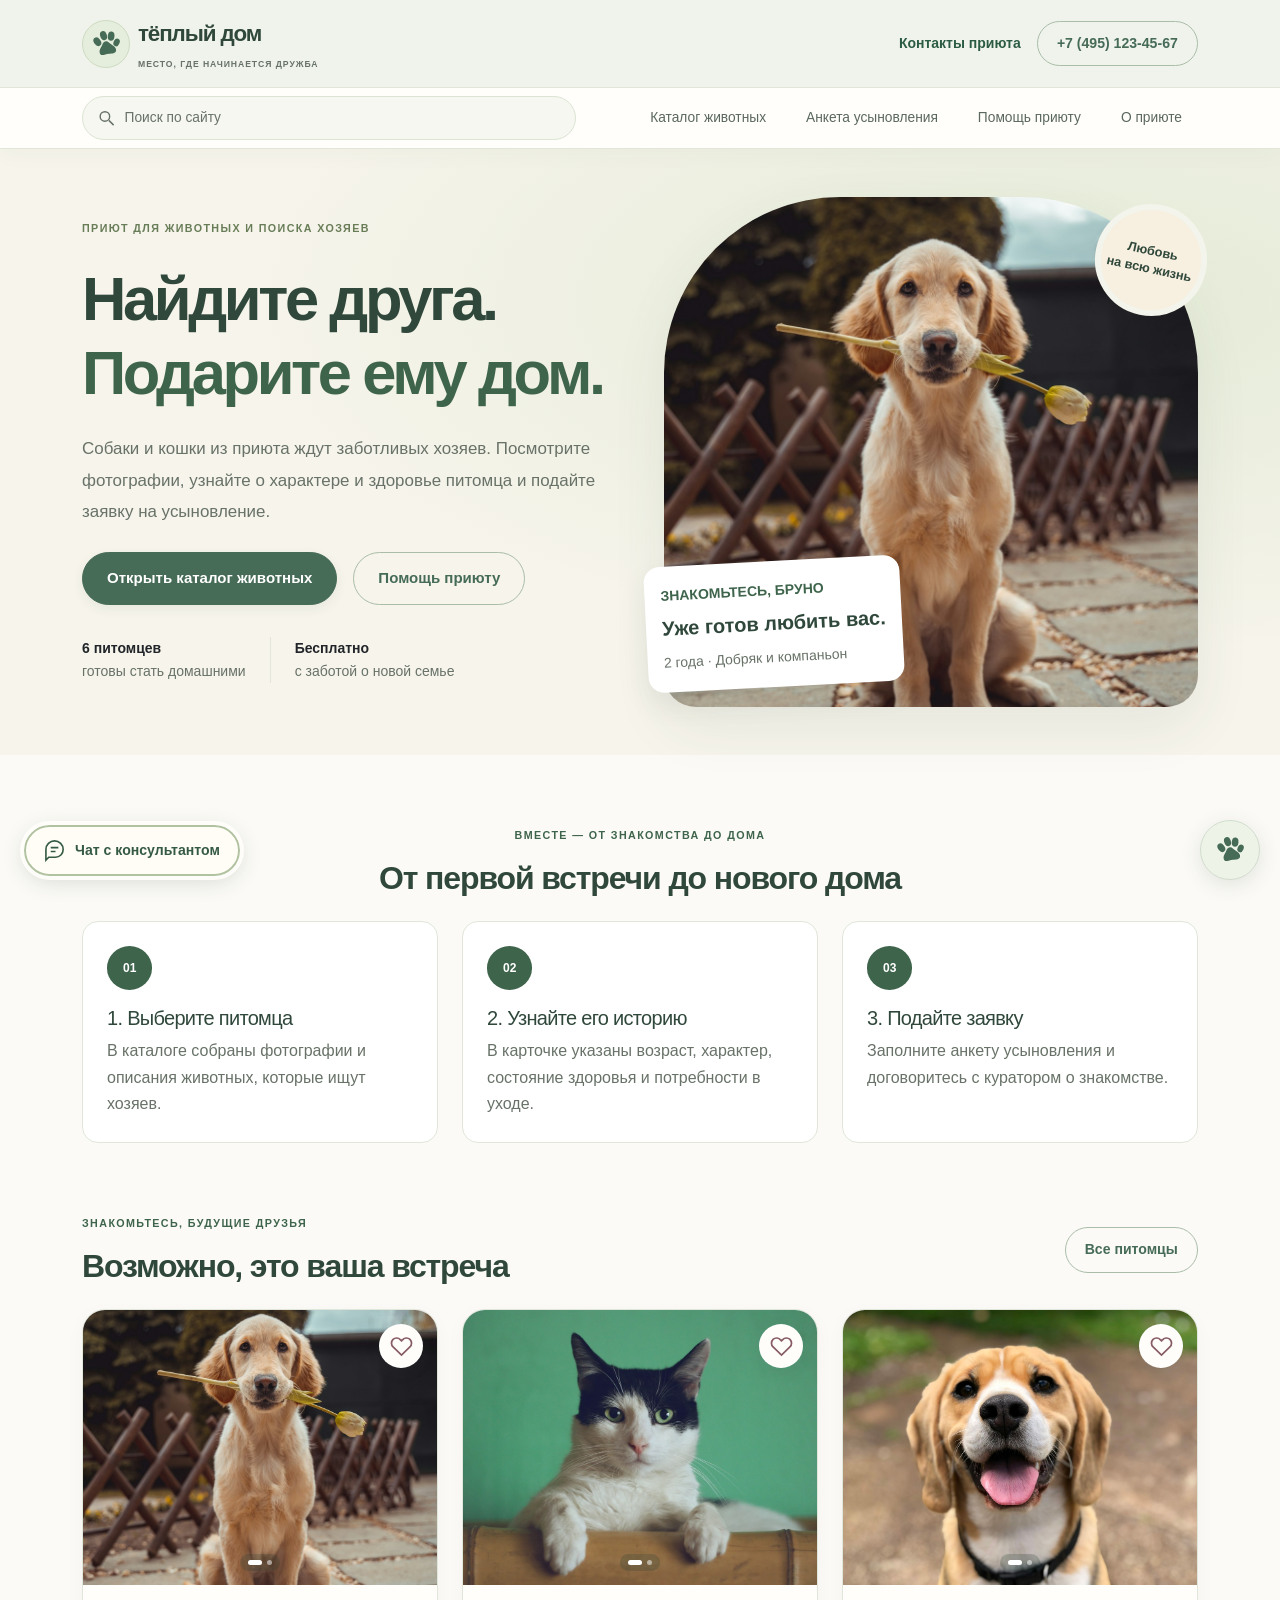
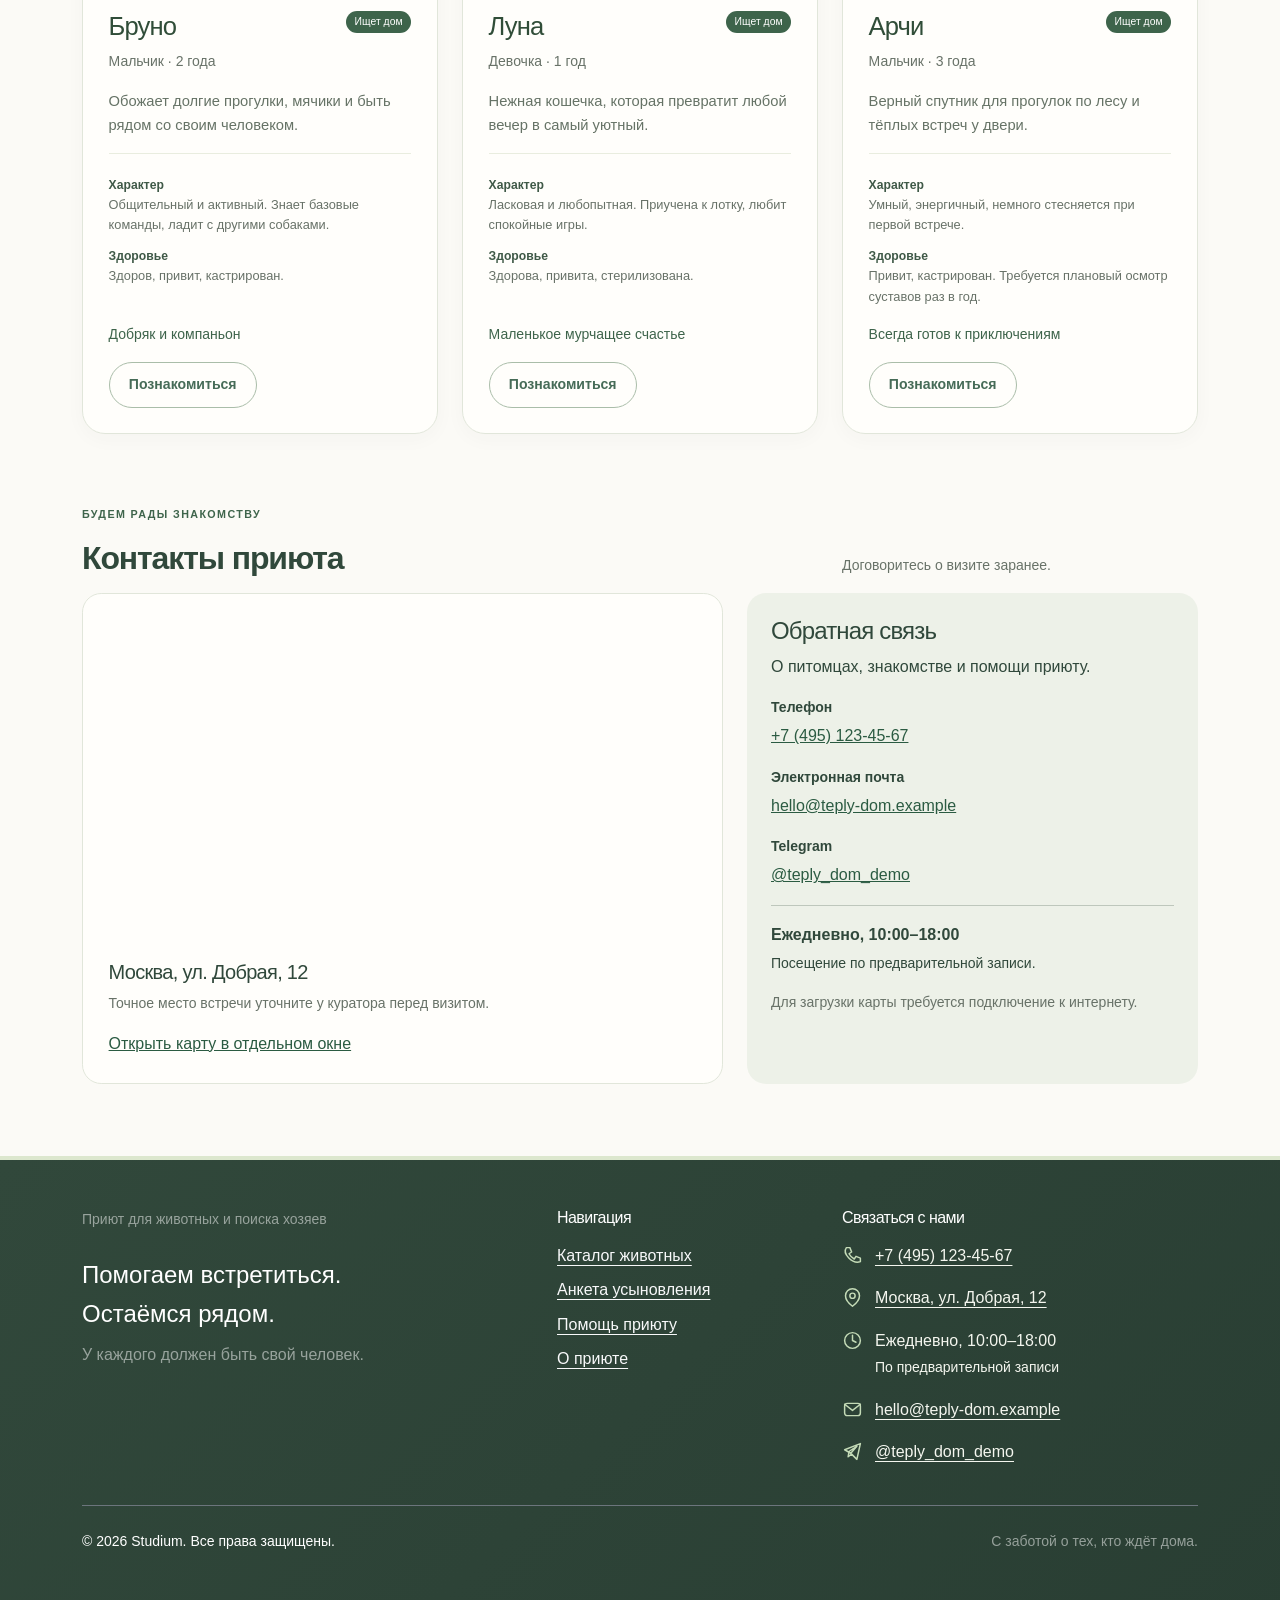
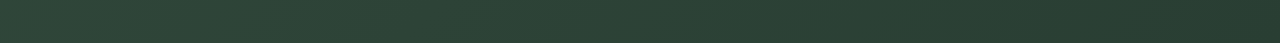
<file: index.html>
<!doctype html>
<html lang="ru"><head><meta charset="UTF-8"><meta name="viewport" content="width=device-width,initial-scale=1"><meta name="description" content="Найти друга — каталог животных, усыновление и помощь приюту Тёплый дом."><title>Найти друга — Тёплый дом</title><link rel="icon" href="images/logo.svg" type="image/svg+xml"><link href="https://cdn.jsdelivr.net/npm/bootstrap@5.3.8/dist/css/bootstrap.min.css" rel="stylesheet" onerror="this.onerror=null;this.href='vendor/bootstrap.min.css'"><link rel="stylesheet" href="css/custom.css"></head><body class="d-flex flex-column min-vh-100 bg-body-tertiary"><a class="visually-hidden-focusable position-absolute p-3 bg-white text-dark z-3" href="#main">Перейти к содержимому</a>
<header class="site-header sticky-top" id="page-top" tabindex="-1"><div class="header-brandbar bg-white py-3 border-bottom"><div class="container d-flex align-items-center justify-content-between gap-3"><a class="navbar-brand d-inline-flex align-items-center gap-2" href="index.html"><span class="brand-paw" aria-hidden="true"><svg viewBox="0 0 48 48" width="32" height="32" fill="currentColor" aria-hidden="true" focusable="false"><ellipse cx="12" cy="18" rx="5" ry="7" transform="rotate(-25 12 18)"/><ellipse cx="23" cy="11" rx="5" ry="7" transform="rotate(-8 23 11)"/><ellipse cx="34" cy="14" rx="5" ry="7" transform="rotate(18 34 14)"/><ellipse cx="40" cy="25" rx="4.5" ry="6" transform="rotate(35 40 25)"/><path d="M12 35c0-5 4-7 7-12 3-4 7-4 10 0 4 5 8 7 8 12 0 7-8 5-12 4-5-1-13 3-13-4Z"/></svg></span><span class="fw-bold">тёплый дом<small class="d-block text-body-secondary brand-caption">МЕСТО, ГДЕ НАЧИНАЕТСЯ ДРУЖБА</small></span></a><div class="d-none d-lg-flex align-items-center gap-3"><a class="text-decoration-none small fw-bold" href="about.html#contacts">Контакты приюта</a><a class="btn btn-outline-success d-none d-lg-inline-flex" href="tel:+74951234567">+7 (495) 123-45-67</a></div><button class="navbar-toggler d-lg-none" type="button" data-bs-toggle="collapse" data-bs-target="#mainNavbar" aria-controls="mainNavbar" aria-expanded="false" aria-label="Открыть меню"><span class="navbar-toggler-icon"></span></button></div></div><nav class="navbar navbar-expand-lg bg-white py-2 border-bottom" aria-label="Основная навигация"><div class="container"><form class="header-search" role="search" id="site-search-form"><label class="visually-hidden" for="site-query">Поиск по сайту</label><div class="header-search-field"><svg width="19" height="19" viewBox="0 0 24 24" fill="none" stroke="currentColor" stroke-width="1.8" aria-hidden="true"><circle cx="10" cy="10" r="6"/><path d="m15 15 6 6"/></svg><input class="form-control" id="site-query" type="search" maxlength="100" placeholder="Поиск по сайту" autocomplete="off" aria-controls="site-search-panel" aria-expanded="false"></div><div class="header-search-panel" id="site-search-panel" role="region" aria-label="Результаты поиска по сайту" hidden><p id="site-search-count" class="small text-body-secondary mb-2" role="status"></p><div id="site-search-results" class="d-grid gap-2"></div></div></form><div class="collapse navbar-collapse" id="mainNavbar"><ul class="navbar-nav ms-lg-auto gap-lg-3"><li class="nav-item"><a class="nav-link" href="catalog.html">Каталог животных</a></li><li class="nav-item"><a class="nav-link "  href="order.html">Анкета усыновления</a></li><li class="nav-item"><a class="nav-link "  href="help.html">Помощь приюту</a></li><li class="nav-item"><a class="nav-link "  href="about.html">О приюте</a></li></ul></div></div></nav></header><main id="main" tabindex="-1"><section class="container-fluid hero-surface py-5"><div class="container"><div class="row align-items-center g-5"><div class="col-12 col-lg-6"><p class="eyebrow small fw-bold text-uppercase mb-4">Приют для животных и поиска хозяев</p><h1 class="display-4 fw-bold mb-4">Найдите друга.<br><span class="text-success">Подарите ему дом.</span></h1><p class="lead text-body-secondary hero-description">Собаки и кошки из приюта ждут заботливых хозяев. Посмотрите фотографии, узнайте о характере и здоровье питомца и подайте заявку на усыновление.</p><div class="d-flex flex-wrap gap-3 mt-4"><a class="btn btn-primary btn-lg" href="catalog.html">Открыть каталог животных</a><a class="btn btn-outline-success btn-lg" href="help.html">Помощь приюту</a></div><div class="d-flex gap-4 mt-4 pt-2 small text-body-secondary"><span><strong class="text-dark">6 питомцев</strong><br>готовы стать домашними</span><span class="border-start ps-4"><strong class="text-dark">Бесплатно</strong><br>с заботой о новой семье</span></div></div><div class="col-12 col-lg-6"><div class="hero-photo position-relative"><img class="img-fluid w-100 hero-image" src="images/pet-1.jpg" alt="Золотистый пёс Бруно с цветком ждёт своего человека" fetchpriority="high"><div class="hero-note position-absolute bg-white rounded-4 shadow-sm p-3"><span class="small text-success fw-bold">ЗНАКОМЬТЕСЬ, БРУНО</span><p class="fw-bold fs-5 my-1">Уже готов любить вас.</p><span class="small text-body-secondary">2 года · Добряк и компаньон</span></div><span class="hero-sticker position-absolute bg-warning-subtle rounded-circle d-flex align-items-center justify-content-center text-center fw-bold">Любовь<br>на всю жизнь</span></div></div></div></div></section><section class="container section-space"><p class="eyebrow text-center small fw-bold text-success text-uppercase">Вместе — от знакомства до дома</p><h2 class="mb-4 text-center">От первой встречи до нового дома</h2><div class="row g-4"><div class="col-12 col-md-4"><article class="p-4 border rounded-4 h-100 bg-white"><span class="badge rounded-circle text-bg-success mb-3 p-3">01</span><h3 class="h5">1. Выберите питомца</h3><p class="text-body-secondary mb-0">В каталоге собраны фотографии и описания животных, которые ищут хозяев.</p></article></div><div class="col-12 col-md-4"><article class="p-4 border rounded-4 h-100 bg-white"><span class="badge rounded-circle text-bg-success mb-3 p-3">02</span><h3 class="h5">2. Узнайте его историю</h3><p class="text-body-secondary mb-0">В карточке указаны возраст, характер, состояние здоровья и потребности в уходе.</p></article></div><div class="col-12 col-md-4"><article class="p-4 border rounded-4 h-100 bg-white"><span class="badge rounded-circle text-bg-success mb-3 p-3">03</span><h3 class="h5">3. Подайте заявку</h3><p class="text-body-secondary mb-0">Заполните анкету усыновления и договоритесь с куратором о знакомстве.</p></article></div></div></section><section class="container section-space" id="popular"><div class="d-flex flex-wrap justify-content-between align-items-center gap-3 mb-4"><div><p class="eyebrow small fw-bold text-success text-uppercase">Знакомьтесь, будущие друзья</p><h2 class="mb-0">Возможно, это ваша встреча</h2></div><a class="btn btn-outline-primary" href="catalog.html">Все питомцы</a></div><div class="row g-4"><div class="col-12 col-md-6 col-lg-4" ><article class="card pet-card h-100 shadow-sm"><div class="pet-photo-frame"><img class="card-img-top" src="images/pet-1.jpg" alt="Собака Бруно" loading="lazy"><img class="card-img-top pet-photo-alternate" src="images/pet-1-2.png" alt="" aria-hidden="true" loading="lazy"><span class="photo-indicators" aria-hidden="true"><span></span><span></span></span></div><div class="card-body d-flex flex-column"><div class="d-flex justify-content-between gap-2 align-items-start"><h3 class="card-title h4"><a class="pet-card-link stretched-link" href="product.html?id=1">Бруно</a></h3><span class="badge rounded-pill text-bg-success">Ищет дом</span></div><p class="small text-body-secondary">Мальчик · 2 года</p><p class="card-text">Обожает долгие прогулки, мячики и быть рядом со своим человеком.</p><dl class="small pet-facts mb-3"><dt>Характер</dt><dd>Общительный и активный. Знает базовые команды, ладит с другими собаками.</dd><dt>Здоровье</dt><dd class="mb-0">Здоров, привит, кастрирован.</dd></dl><p class="small text-success mt-auto">Добряк и компаньон</p><div class="d-flex flex-wrap gap-2"><button class="btn btn-outline-primary" type="button" data-bs-toggle="modal" data-bs-target="#orderModal" data-pet-id="1">Познакомиться<span class="visually-hidden"> с питомцем Бруно</span></button></div></div></article></div><div class="col-12 col-md-6 col-lg-4" ><article class="card pet-card h-100 shadow-sm"><div class="pet-photo-frame"><img class="card-img-top" src="images/pet-2.jpg" alt="Кошка Луна" loading="lazy"><img class="card-img-top pet-photo-alternate" src="images/pet-2-2.png" alt="" aria-hidden="true" loading="lazy"><span class="photo-indicators" aria-hidden="true"><span></span><span></span></span></div><div class="card-body d-flex flex-column"><div class="d-flex justify-content-between gap-2 align-items-start"><h3 class="card-title h4"><a class="pet-card-link stretched-link" href="product.html?id=2">Луна</a></h3><span class="badge rounded-pill text-bg-success">Ищет дом</span></div><p class="small text-body-secondary">Девочка · 1 год</p><p class="card-text">Нежная кошечка, которая превратит любой вечер в самый уютный.</p><dl class="small pet-facts mb-3"><dt>Характер</dt><dd>Ласковая и любопытная. Приучена к лотку, любит спокойные игры.</dd><dt>Здоровье</dt><dd class="mb-0">Здорова, привита, стерилизована.</dd></dl><p class="small text-success mt-auto">Маленькое мурчащее счастье</p><div class="d-flex flex-wrap gap-2"><button class="btn btn-outline-primary" type="button" data-bs-toggle="modal" data-bs-target="#orderModal" data-pet-id="2">Познакомиться<span class="visually-hidden"> с питомцем Луна</span></button></div></div></article></div><div class="col-12 col-md-6 col-lg-4" ><article class="card pet-card h-100 shadow-sm"><div class="pet-photo-frame"><img class="card-img-top" src="images/pet-3.jpg" alt="Собака Арчи" loading="lazy"><img class="card-img-top pet-photo-alternate" src="images/pet-3-2.png" alt="" aria-hidden="true" loading="lazy"><span class="photo-indicators" aria-hidden="true"><span></span><span></span></span></div><div class="card-body d-flex flex-column"><div class="d-flex justify-content-between gap-2 align-items-start"><h3 class="card-title h4"><a class="pet-card-link stretched-link" href="product.html?id=3">Арчи</a></h3><span class="badge rounded-pill text-bg-success">Ищет дом</span></div><p class="small text-body-secondary">Мальчик · 3 года</p><p class="card-text">Верный спутник для прогулок по лесу и тёплых встреч у двери.</p><dl class="small pet-facts mb-3"><dt>Характер</dt><dd>Умный, энергичный, немного стесняется при первой встрече.</dd><dt>Здоровье</dt><dd class="mb-0">Привит, кастрирован. Требуется плановый осмотр суставов раз в год.</dd></dl><p class="small text-success mt-auto">Всегда готов к приключениям</p><div class="d-flex flex-wrap gap-2"><button class="btn btn-outline-primary" type="button" data-bs-toggle="modal" data-bs-target="#orderModal" data-pet-id="3">Познакомиться<span class="visually-hidden"> с питомцем Арчи</span></button></div></div></article></div></div></section><section class="container section-space" id="visit"><div class="row g-4 align-items-end mb-3"><div class="col-12 col-md-8"><p class="eyebrow small fw-bold text-success text-uppercase">Будем рады знакомству</p><h2 class="mb-0">Контакты приюта</h2></div><div class="col-12 col-md-4"><p class="small text-body-secondary mb-0">Договоритесь о визите заранее.</p></div></div><div class="row g-4"><div class="col-12 col-lg-7"><div class="card h-100 overflow-hidden"><iframe class="shelter-map" title="Карта: условное расположение приюта в Москве" src="https://www.openstreetmap.org/export/embed.html?bbox=37.59%2C55.735%2C37.65%2C55.765&amp;layer=mapnik&amp;marker=55.75%2C37.62" loading="lazy" referrerpolicy="no-referrer"></iframe><div class="card-body"><h3 class="h5">Москва, ул. Добрая, 12</h3><p class="small text-body-secondary">Точное место встречи уточните у куратора перед визитом.</p><a href="https://www.openstreetmap.org/?mlat=55.75&amp;mlon=37.62#map=15/55.75/37.62" target="_blank" rel="noopener noreferrer">Открыть карту в отдельном окне</a></div></div></div><div class="col-12 col-lg-5"><aside class="card h-100 bg-success-subtle border-0"><div class="card-body p-4"><h3 class="h4">Обратная связь</h3><p>О питомцах, знакомстве и помощи приюту.</p><dl><dt class="small mb-1 mt-3">Телефон</dt><dd><a href="tel:+74951234567">+7 (495) 123-45-67</a></dd><dt class="small mb-1 mt-3">Электронная почта</dt><dd><a class="text-break" href="mailto:hello@teply-dom.example">hello@teply-dom.example</a></dd><dt class="small mb-1 mt-3">Telegram</dt><dd><a href="https://t.me/teply_dom_demo" target="_blank" rel="noopener noreferrer">@teply_dom_demo</a></dd></dl><hr><p class="fw-bold mb-1">Ежедневно, 10:00–18:00</p><p class="small">Посещение по предварительной записи.</p><p class="small text-body-secondary mb-0">Для загрузки карты требуется подключение к интернету.</p></div></aside></div></div></section></main><footer class="site-footer bg-dark text-white pt-5 pb-4 mt-auto"><div class="container"><div class="row g-4"><div class="col-12 col-md-5"><p class="small text-white-50 mb-0">Приют для животных и поиска хозяев</p><p class="fs-4 mt-4 mb-2">Помогаем встретиться.<br>Остаёмся рядом.</p><p class="text-white-50">У каждого должен быть свой человек.</p></div><div class="col-12 col-md-3"><h2 class="h6 mb-3">Навигация</h2><ul class="list-unstyled"><li class="mb-2"><a class="link-light" href="catalog.html">Каталог животных</a></li><li class="mb-2"><a class="link-light" href="order.html">Анкета усыновления</a></li><li class="mb-2"><a class="link-light" href="help.html">Помощь приюту</a></li><li class="mb-2"><a class="link-light" href="about.html">О приюте</a></li></ul></div><div class="col-12 col-md-4"><h2 class="h6 mb-3">Связаться с нами</h2><address class="mb-0 footer-contacts"><a href="tel:+74951234567"><svg class="contact-icon" viewBox="0 0 24 24" fill="none" stroke="currentColor" stroke-width="1.7" stroke-linecap="round" stroke-linejoin="round" aria-hidden="true"><path d="M5 3h4l2 5-3 2a15 15 0 0 0 6 6l2-3 5 2v4c-9 3-21-9-16-16Z"/></svg><span>+7 (495) 123-45-67</span></a><a href="about.html#contacts"><svg class="contact-icon" viewBox="0 0 24 24" fill="none" stroke="currentColor" stroke-width="1.7" stroke-linecap="round" stroke-linejoin="round" aria-hidden="true"><path d="M20 10c0 6-8 12-8 12S4 16 4 10a8 8 0 1 1 16 0Z"/><circle cx="12" cy="10" r="3"/></svg><span>Москва, ул. Добрая, 12</span></a><p><svg class="contact-icon" viewBox="0 0 24 24" fill="none" stroke="currentColor" stroke-width="1.7" stroke-linecap="round" stroke-linejoin="round" aria-hidden="true"><circle cx="12" cy="12" r="9"/><path d="M12 6v6l4 2"/></svg><span>Ежедневно, 10:00–18:00<br><small>По предварительной записи</small></span></p><a href="mailto:hello@teply-dom.example"><svg class="contact-icon" viewBox="0 0 24 24" fill="none" stroke="currentColor" stroke-width="1.7" stroke-linecap="round" stroke-linejoin="round" aria-hidden="true"><rect x="3" y="5" width="18" height="14" rx="3"/><path d="m3 6 9 7 9-7"/></svg><span>hello@teply-dom.example</span></a><a href="https://t.me/teply_dom_demo" target="_blank" rel="noopener noreferrer"><svg class="contact-icon" viewBox="0 0 24 24" fill="none" stroke="currentColor" stroke-width="1.7" stroke-linecap="round" stroke-linejoin="round" aria-hidden="true"><path d="m3 10 18-7-4 18-6-6-4 3 1-6 9-6-7 8Z"/></svg><span>@teply_dom_demo</span></a></address></div></div><div class="border-top border-secondary mt-4 pt-4 d-flex flex-wrap align-items-center justify-content-between gap-3"><small>© 2026 Studium. Все права защищены.</small><small class="text-white-50">С заботой о тех, кто ждёт дома.</small></div></div></footer><button class="btn shadow back-top scroll-top-button" id="floating-top" type="button" data-back-top aria-label="Наверх страницы" title="Наверх страницы"><svg viewBox="0 0 48 48" width="32" height="32" fill="currentColor" aria-hidden="true" focusable="false"><ellipse cx="12" cy="18" rx="5" ry="7" transform="rotate(-25 12 18)"/><ellipse cx="23" cy="11" rx="5" ry="7" transform="rotate(-8 23 11)"/><ellipse cx="34" cy="14" rx="5" ry="7" transform="rotate(18 34 14)"/><ellipse cx="40" cy="25" rx="4.5" ry="6" transform="rotate(35 40 25)"/><path d="M12 35c0-5 4-7 7-12 3-4 7-4 10 0 4 5 8 7 8 12 0 7-8 5-12 4-5-1-13 3-13-4Z"/></svg></button><div class="modal fade" id="orderModal" tabindex="-1" aria-labelledby="orderModalLabel" aria-hidden="true"><div class="modal-dialog modal-dialog-centered modal-dialog-scrollable"><div class="modal-content"><div class="modal-header"><h2 class="modal-title fs-5" id="orderModalLabel">Знакомство с питомцем</h2><button class="btn-close" type="button" data-bs-dismiss="modal" aria-label="Закрыть"></button></div><div class="modal-body"><div class="alert alert-info small" role="alert">Укажите имя и телефон. Мы подготовим письмо куратору о знакомстве с выбранным питомцем. Данные не отправляются автоматически.</div><p>Вы выбрали: <strong id="modal-pet-label">Бруно</strong></p><form id="quick-form"><input type="hidden" name="pet" value="Бруно"><div class="mb-3"><label class="form-label" for="quick-name">Ваше имя *</label><input class="form-control" id="quick-name" name="name" autocomplete="name" required maxlength="100"></div><div class="mb-3"><label class="form-label" for="quick-phone">Телефон *</label><input class="form-control" id="quick-phone" name="phone" type="tel" autocomplete="tel" pattern="[+0-9 ()-]{7,25}" title="От 7 до 25 символов: цифры, пробелы, +, скобки или дефис" required></div><div class="form-check"><input class="form-check-input" id="quick-agree" name="agree" type="checkbox" required><label class="form-check-label small" for="quick-agree">Мне есть 18 лет, я согласен(на) на обработку данных в этой локальной форме. *</label></div></form><div id="quick-result" class="alert alert-success mt-3" role="status" hidden></div><div id="quick-actions" class="d-flex flex-wrap gap-2 mt-3" hidden><a class="btn btn-primary" id="quick-email" href="mailto:hello@teply-dom.example">Отправить заявку по почте</a><button type="button" class="btn btn-outline-secondary" id="quick-download">Скачать копию</button></div></div><div class="modal-footer"><button type="button" class="btn btn-outline-secondary" data-bs-dismiss="modal">Закрыть</button><button type="submit" form="quick-form" class="btn btn-primary">Подготовить заявку</button></div></div></div></div><script src="https://cdn.jsdelivr.net/npm/bootstrap@5.3.8/dist/js/bootstrap.bundle.min.js" onerror="this.onerror=null;this.src='vendor/bootstrap.bundle.min.js'"></script><script src="js/data.js"></script><script src="js/app.js"></script><section class="support-widget" id="chat-widget" aria-labelledby="chat-widget-title" hidden><div class="support-widget-header"><span class="support-avatar" aria-hidden="true">ТД</span><div><h2 class="h6 mb-1" id="chat-widget-title">Поддержка приюта</h2><p class="mb-0 small">Автоматический помощник</p></div><button type="button" id="chat-close" class="support-close" aria-label="Свернуть чат">×</button></div><div class="support-widget-body"><p class="chat-notice">Отвечает автоматический помощник. Для связи с сотрудником позвоните в приют.</p><div id="chat-log" role="log" aria-label="Переписка" aria-live="polite" class="chat-log"><p class="chat-bubble">Здравствуйте! Подскажу, как взять питомца, помочь приюту или записаться на визит.</p></div><div class="d-flex flex-wrap gap-2 my-3"><button type="button" class="btn btn-sm btn-outline-primary" data-chat-question="Как взять питомца?">Взять питомца</button><button type="button" class="btn btn-sm btn-outline-primary" data-chat-question="Как помочь?">Помочь</button><button type="button" class="btn btn-sm btn-outline-primary" data-chat-question="Как приехать?">Приехать</button></div><form id="chat-form"><label class="form-label" for="chat-message">Ваш вопрос</label><div class="input-group"><input class="form-control" id="chat-message" required maxlength="500" autocomplete="off"><button class="btn btn-primary" type="submit">Отправить</button></div></form><a class="d-inline-block small mt-3" href="tel:+74951234567">Позвонить сотруднику: +7 (495) 123-45-67</a></div></section><button class="btn btn-primary chat-launch" id="chat-toggle" type="button" aria-controls="chat-widget" aria-expanded="false"><svg viewBox="0 0 24 24" width="20" height="20" fill="none" stroke="currentColor" stroke-width="1.7" aria-hidden="true"><path d="M20 11a8 8 0 0 1-8 8H5l-3 3V11a9 9 0 0 1 18 0Z"/><path d="M7 9h8M7 13h5"/></svg> Чат с консультантом</button><p class="visually-hidden" id="favorite-status" role="status"></p><script src="js/search-data.js"></script><script src="js/community.js"></script><script src="js/polish.js"></script></body></html>
</file>
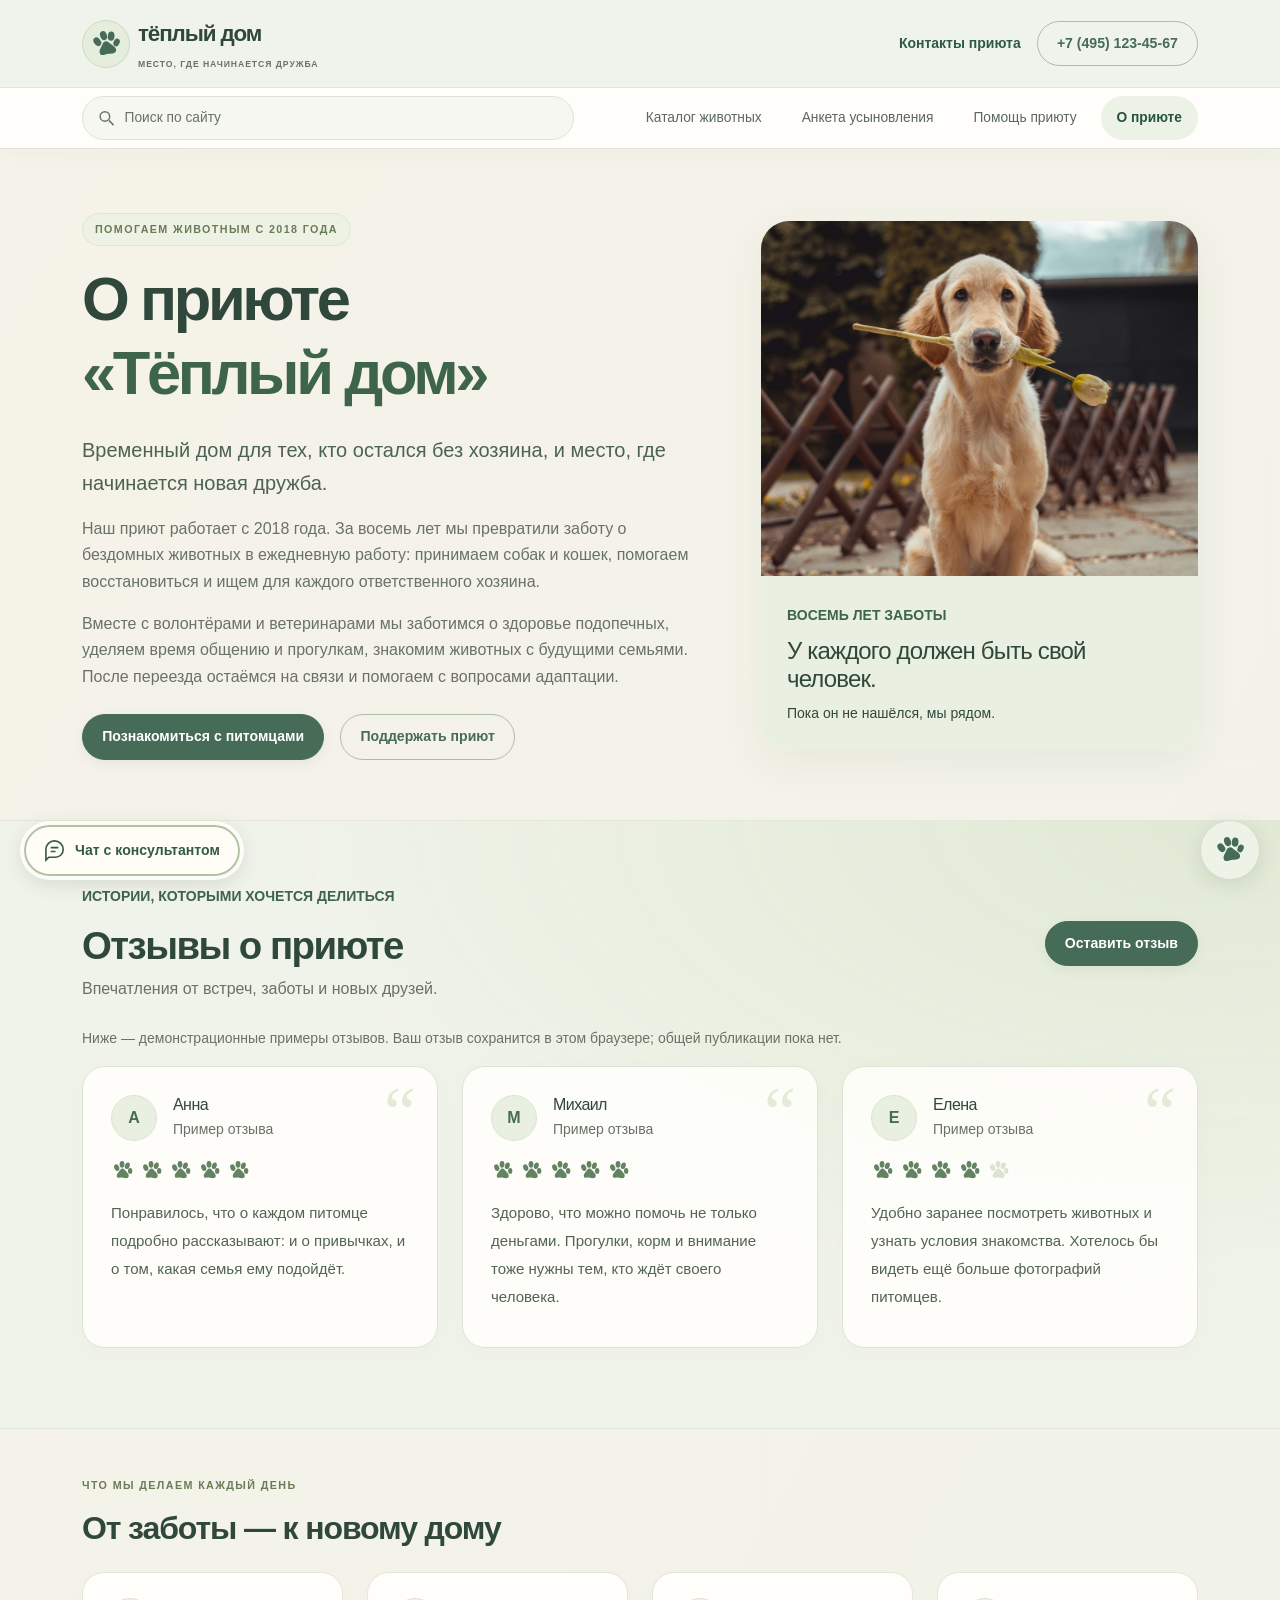
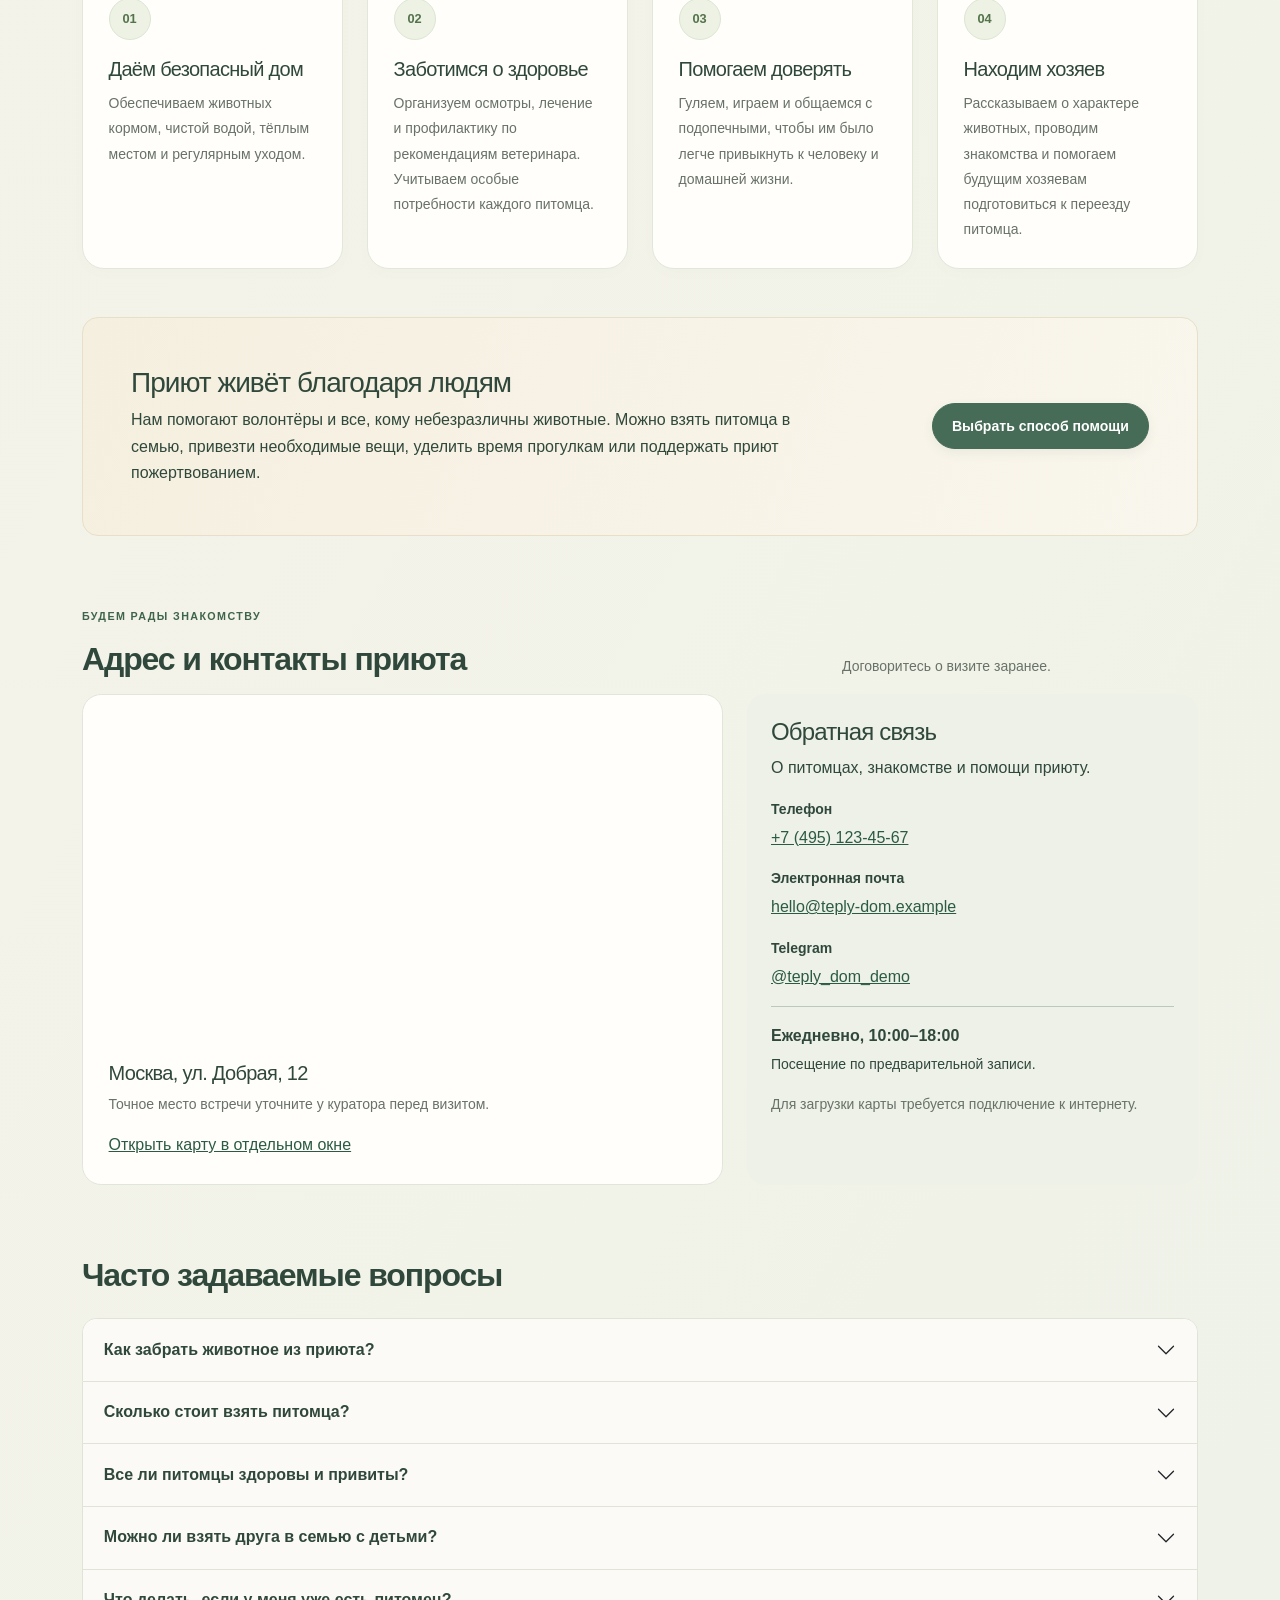
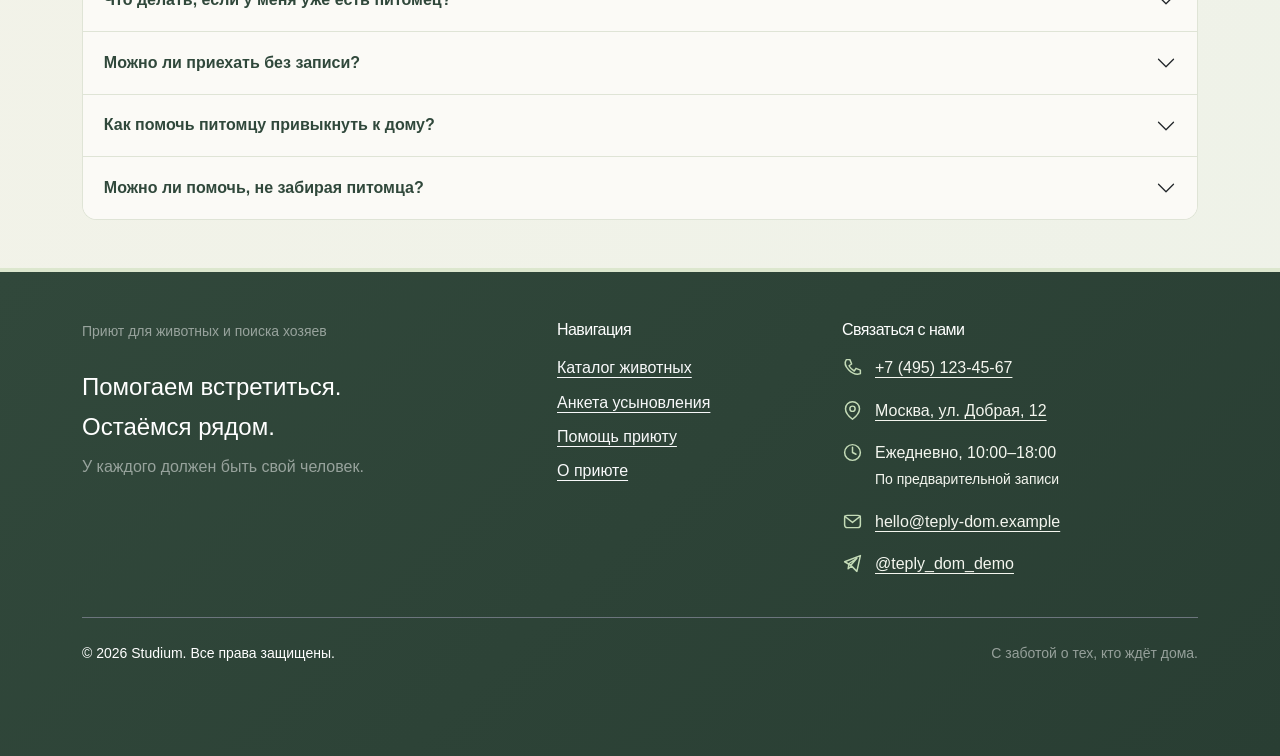
<file: about.html>
<!doctype html>
<html lang="ru"><head><meta charset="UTF-8"><meta name="viewport" content="width=device-width,initial-scale=1"><meta name="description" content="О приюте — каталог животных, усыновление и помощь приюту Тёплый дом."><title>О приюте — Тёплый дом</title><link rel="icon" href="images/logo.svg" type="image/svg+xml"><link href="https://cdn.jsdelivr.net/npm/bootstrap@5.3.8/dist/css/bootstrap.min.css" rel="stylesheet" onerror="this.onerror=null;this.href='vendor/bootstrap.min.css'"><link rel="stylesheet" href="css/custom.css"></head><body class="d-flex flex-column min-vh-100 about-surface"><a class="visually-hidden-focusable position-absolute p-3 bg-white text-dark z-3" href="#main">Перейти к содержимому</a>
<header class="site-header sticky-top" id="page-top" tabindex="-1"><div class="header-brandbar bg-white py-3 border-bottom"><div class="container d-flex align-items-center justify-content-between gap-3"><a class="navbar-brand d-inline-flex align-items-center gap-2" href="index.html"><span class="brand-paw" aria-hidden="true"><svg viewBox="0 0 48 48" width="32" height="32" fill="currentColor" aria-hidden="true" focusable="false"><ellipse cx="12" cy="18" rx="5" ry="7" transform="rotate(-25 12 18)"/><ellipse cx="23" cy="11" rx="5" ry="7" transform="rotate(-8 23 11)"/><ellipse cx="34" cy="14" rx="5" ry="7" transform="rotate(18 34 14)"/><ellipse cx="40" cy="25" rx="4.5" ry="6" transform="rotate(35 40 25)"/><path d="M12 35c0-5 4-7 7-12 3-4 7-4 10 0 4 5 8 7 8 12 0 7-8 5-12 4-5-1-13 3-13-4Z"/></svg></span><span class="fw-bold">тёплый дом<small class="d-block text-body-secondary brand-caption">МЕСТО, ГДЕ НАЧИНАЕТСЯ ДРУЖБА</small></span></a><div class="d-none d-lg-flex align-items-center gap-3"><a class="text-decoration-none small fw-bold" href="about.html#contacts">Контакты приюта</a><a class="btn btn-outline-success d-none d-lg-inline-flex" href="tel:+74951234567">+7 (495) 123-45-67</a></div><button class="navbar-toggler d-lg-none" type="button" data-bs-toggle="collapse" data-bs-target="#mainNavbar" aria-controls="mainNavbar" aria-expanded="false" aria-label="Открыть меню"><span class="navbar-toggler-icon"></span></button></div></div><nav class="navbar navbar-expand-lg bg-white py-2 border-bottom" aria-label="Основная навигация"><div class="container"><form class="header-search" role="search" id="site-search-form"><label class="visually-hidden" for="site-query">Поиск по сайту</label><div class="header-search-field"><svg width="19" height="19" viewBox="0 0 24 24" fill="none" stroke="currentColor" stroke-width="1.8" aria-hidden="true"><circle cx="10" cy="10" r="6"/><path d="m15 15 6 6"/></svg><input class="form-control" id="site-query" type="search" maxlength="100" placeholder="Поиск по сайту" autocomplete="off" aria-controls="site-search-panel" aria-expanded="false"></div><div class="header-search-panel" id="site-search-panel" role="region" aria-label="Результаты поиска по сайту" hidden><p id="site-search-count" class="small text-body-secondary mb-2" role="status"></p><div id="site-search-results" class="d-grid gap-2"></div></div></form><div class="collapse navbar-collapse" id="mainNavbar"><ul class="navbar-nav ms-lg-auto gap-lg-3"><li class="nav-item"><a class="nav-link "  href="catalog.html">Каталог животных</a></li><li class="nav-item"><a class="nav-link "  href="order.html">Анкета усыновления</a></li><li class="nav-item"><a class="nav-link "  href="help.html">Помощь приюту</a></li><li class="nav-item"><a class="nav-link active" aria-current=page href="about.html">О приюте</a></li></ul></div></div></nav></header><main id="main" class="about-page" tabindex="-1"><section class="container my-5 about-intro"><div class="row g-4 g-lg-5 align-items-center"><div class="col-12 col-lg-7"><p class="eyebrow text-uppercase fw-bold">Помогаем животным с 2018 года</p><h1 class="display-4 fw-bold">О приюте<br><span class="text-success">«Тёплый дом»</span></h1><p class="lead mt-4">Временный дом для тех, кто остался без хозяина, и место, где начинается новая дружба.</p><p class="text-body-secondary">Наш приют работает с 2018 года. За восемь лет мы превратили заботу о бездомных животных в ежедневную работу: принимаем собак и кошек, помогаем восстановиться и ищем для каждого ответственного хозяина.</p><p class="text-body-secondary">Вместе с волонтёрами и ветеринарами мы заботимся о здоровье подопечных, уделяем время общению и прогулкам, знакомим животных с будущими семьями. После переезда остаёмся на связи и помогаем с вопросами адаптации.</p><div class="d-flex flex-wrap gap-3 mt-4"><a class="btn btn-primary" href="catalog.html">Познакомиться с питомцами</a><a class="btn btn-outline-success" href="help.html">Поддержать приют</a></div></div><div class="col-12 col-lg-5"><div class="card border-0 shadow-sm about-story-card"><img class="about-photo w-100" src="images/pet-1.jpg" alt="Бруно — один из питомцев приюта"><div class="card-body bg-success-subtle"><span class="small text-success fw-bold">ВОСЕМЬ ЛЕТ ЗАБОТЫ</span><h2 class="h4 mt-2">У каждого должен быть свой человек.</h2><p class="small mb-0">Пока он не нашёлся, мы рядом.</p></div></div></div></div></section><section class="reviews-section py-5" id="reviews"><div class="container"><div class="d-flex flex-wrap justify-content-between align-items-center gap-3 mb-4"><div><p class="small text-uppercase text-success fw-bold">Истории, которыми хочется делиться</p><h2 class="mb-2">Отзывы о приюте</h2><p class="text-body-secondary mb-0">Впечатления от встреч, заботы и новых друзей.</p></div><button type="button" class="btn btn-primary" data-bs-toggle="modal" data-bs-target="#review-modal">Оставить отзыв</button></div><p class="small text-body-secondary">Ниже — демонстрационные примеры отзывов. Ваш отзыв сохранится в этом браузере; общей публикации пока нет.</p><div id="review-list" class="row g-4" aria-label="Отзывы о приюте"></div><p id="review-status" role="status" class="small text-success mt-3 mb-0"></p></div></section><section class="container my-5"><p class="eyebrow text-uppercase fw-bold">Что мы делаем каждый день</p><h2 class="mb-4">От заботы — к новому дому</h2><div class="row g-4"><div class="col-12 col-md-6 col-lg-3"><article class="card h-100 shelter-feature"><div class="card-body"><span class="badge rounded-pill text-bg-success mb-3">01</span><h3 class="h5">Даём безопасный дом</h3><p class="small text-body-secondary mb-0">Обеспечиваем животных кормом, чистой водой, тёплым местом и регулярным уходом.</p></div></article></div><div class="col-12 col-md-6 col-lg-3"><article class="card h-100 shelter-feature"><div class="card-body"><span class="badge rounded-pill text-bg-success mb-3">02</span><h3 class="h5">Заботимся о здоровье</h3><p class="small text-body-secondary mb-0">Организуем осмотры, лечение и профилактику по рекомендациям ветеринара. Учитываем особые потребности каждого питомца.</p></div></article></div><div class="col-12 col-md-6 col-lg-3"><article class="card h-100 shelter-feature"><div class="card-body"><span class="badge rounded-pill text-bg-success mb-3">03</span><h3 class="h5">Помогаем доверять</h3><p class="small text-body-secondary mb-0">Гуляем, играем и общаемся с подопечными, чтобы им было легче привыкнуть к человеку и домашней жизни.</p></div></article></div><div class="col-12 col-md-6 col-lg-3"><article class="card h-100 shelter-feature"><div class="card-body"><span class="badge rounded-pill text-bg-success mb-3">04</span><h3 class="h5">Находим хозяев</h3><p class="small text-body-secondary mb-0">Рассказываем о характере животных, проводим знакомства и помогаем будущим хозяевам подготовиться к переезду питомца.</p></div></article></div></div></section><section class="container my-5"><div class="p-4 p-lg-5 rounded-4 bg-warning-subtle about-help-card"><div class="row g-4 align-items-center"><div class="col-12 col-lg-8"><h2 class="h3">Приют живёт благодаря людям</h2><p class="mb-0">Нам помогают волонтёры и все, кому небезразличны животные. Можно взять питомца в семью, привезти необходимые вещи, уделить время прогулкам или поддержать приют пожертвованием.</p></div><div class="col-12 col-lg-4 text-lg-end"><a class="btn btn-primary" href="help.html">Выбрать способ помощи</a></div></div></div></section><section class="container section-space" id="contacts"><div class="row g-4 align-items-end mb-3"><div class="col-12 col-md-8"><p class="eyebrow small fw-bold text-success text-uppercase">Будем рады знакомству</p><h2 class="mb-0">Адрес и контакты приюта</h2></div><div class="col-12 col-md-4"><p class="small text-body-secondary mb-0">Договоритесь о визите заранее.</p></div></div><div class="row g-4"><div class="col-12 col-lg-7"><div class="card h-100 overflow-hidden"><iframe class="shelter-map" title="Карта: условное расположение приюта в Москве" src="https://www.openstreetmap.org/export/embed.html?bbox=37.59%2C55.735%2C37.65%2C55.765&amp;layer=mapnik&amp;marker=55.75%2C37.62" loading="lazy" referrerpolicy="no-referrer"></iframe><div class="card-body"><h3 class="h5">Москва, ул. Добрая, 12</h3><p class="small text-body-secondary">Точное место встречи уточните у куратора перед визитом.</p><a href="https://www.openstreetmap.org/?mlat=55.75&amp;mlon=37.62#map=15/55.75/37.62" target="_blank" rel="noopener noreferrer">Открыть карту в отдельном окне</a></div></div></div><div class="col-12 col-lg-5"><aside class="card h-100 bg-success-subtle border-0"><div class="card-body p-4"><h3 class="h4">Обратная связь</h3><p>О питомцах, знакомстве и помощи приюту.</p><dl><dt class="small mb-1 mt-3">Телефон</dt><dd><a href="tel:+74951234567">+7 (495) 123-45-67</a></dd><dt class="small mb-1 mt-3">Электронная почта</dt><dd><a class="text-break" href="mailto:hello@teply-dom.example">hello@teply-dom.example</a></dd><dt class="small mb-1 mt-3">Telegram</dt><dd><a href="https://t.me/teply_dom_demo" target="_blank" rel="noopener noreferrer">@teply_dom_demo</a></dd></dl><hr><p class="fw-bold mb-1">Ежедневно, 10:00–18:00</p><p class="small">Посещение по предварительной записи.</p><p class="small text-body-secondary mb-0">Для загрузки карты требуется подключение к интернету.</p></div></aside></div></div></section><section class="container my-5" id="faq"><h2 class="mb-4">Часто задаваемые вопросы</h2><div class="accordion" id="faqAccordion"><div class="accordion-item"><h3 class="accordion-header"><button class="accordion-button collapsed" type="button" data-bs-toggle="collapse" data-bs-target="#faq-0" aria-expanded="false" aria-controls="faq-0">Как забрать животное из приюта?</button></h3><div id="faq-0" class="accordion-collapse collapse" data-bs-parent="#faqAccordion"><div class="accordion-body">Выберите питомца, заполните анкету и договоритесь о встрече с куратором. Подготовьте дом, подпишите договор ответственного содержания и заберите друга.</div></div></div><div class="accordion-item"><h3 class="accordion-header"><button class="accordion-button collapsed" type="button" data-bs-toggle="collapse" data-bs-target="#faq-1" aria-expanded="false" aria-controls="faq-1">Сколько стоит взять питомца?</button></h3><div id="faq-1" class="accordion-collapse collapse" data-bs-parent="#faqAccordion"><div class="accordion-body">Животных передают бесплатно. Заранее рассчитайте расходы на корм, ветеринара и необходимые вещи. Пожертвования добровольны.</div></div></div><div class="accordion-item"><h3 class="accordion-header"><button class="accordion-button collapsed" type="button" data-bs-toggle="collapse" data-bs-target="#faq-2" aria-expanded="false" aria-controls="faq-2">Все ли питомцы здоровы и привиты?</button></h3><div id="faq-2" class="accordion-collapse collapse" data-bs-parent="#faqAccordion"><div class="accordion-body">В каждой карточке указаны сведения о здоровье. Перед передачей куратор расскажет о прививках, обследованиях и индивидуальных потребностях и передаст имеющиеся ветеринарные документы.</div></div></div><div class="accordion-item"><h3 class="accordion-header"><button class="accordion-button collapsed" type="button" data-bs-toggle="collapse" data-bs-target="#faq-3" aria-expanded="false" aria-controls="faq-3">Можно ли взять друга в семью с детьми?</button></h3><div id="faq-3" class="accordion-collapse collapse" data-bs-parent="#faqAccordion"><div class="accordion-body">Да, если характер животного подходит семье. Расскажите куратору о возрасте детей и приезжайте на знакомство вместе.</div></div></div><div class="accordion-item"><h3 class="accordion-header"><button class="accordion-button collapsed" type="button" data-bs-toggle="collapse" data-bs-target="#faq-4" aria-expanded="false" aria-controls="faq-4">Что делать, если у меня уже есть питомец?</button></h3><div id="faq-4" class="accordion-collapse collapse" data-bs-parent="#faqAccordion"><div class="accordion-body">Сообщите об этом в анкете. Куратор поможет оценить совместимость и подготовить план постепенного знакомства.</div></div></div><div class="accordion-item"><h3 class="accordion-header"><button class="accordion-button collapsed" type="button" data-bs-toggle="collapse" data-bs-target="#faq-5" aria-expanded="false" aria-controls="faq-5">Можно ли приехать без записи?</button></h3><div id="faq-5" class="accordion-collapse collapse" data-bs-parent="#faqAccordion"><div class="accordion-body">Пожалуйста, запишитесь заранее по телефону. Приют работает ежедневно с 10:00 до 18:00.</div></div></div><div class="accordion-item"><h3 class="accordion-header"><button class="accordion-button collapsed" type="button" data-bs-toggle="collapse" data-bs-target="#faq-6" aria-expanded="false" aria-controls="faq-6">Как помочь питомцу привыкнуть к дому?</button></h3><div id="faq-6" class="accordion-collapse collapse" data-bs-parent="#faqAccordion"><div class="accordion-body">Подготовьте спокойное место, привычный корм и понятный режим. Дайте животному время, не торопите общение. При сложностях обращайтесь к куратору.</div></div></div><div class="accordion-item"><h3 class="accordion-header"><button class="accordion-button collapsed" type="button" data-bs-toggle="collapse" data-bs-target="#faq-7" aria-expanded="false" aria-controls="faq-7">Можно ли помочь, не забирая питомца?</button></h3><div id="faq-7" class="accordion-collapse collapse" data-bs-parent="#faqAccordion"><div class="accordion-body">Да: стать волонтёром, привезти корм и необходимые вещи или поделиться ссылкой на каталог. Варианты собраны на странице помощи.</div></div></div></div></section><div class="modal fade" id="review-modal" tabindex="-1" aria-labelledby="review-modal-title" aria-hidden="true"><div class="modal-dialog modal-dialog-centered modal-dialog-scrollable"><div class="modal-content"><div class="modal-header"><h2 class="modal-title fs-5" id="review-modal-title">Оставить отзыв</h2><button class="btn-close" type="button" data-bs-dismiss="modal" aria-label="Закрыть окно отзыва"></button></div><div class="modal-body"><p class="small text-body-secondary">Расскажите о своём опыте. Отзыв будет виден только в этом браузере.</p><form id="review-form"><label for="review-name" class="form-label">Ваше имя</label><input id="review-name" class="form-control mb-4" required maxlength="60" autocomplete="given-name" placeholder="Как к вам обращаться?"><fieldset class="mb-4"><legend class="form-label">Ваша оценка</legend><div class="paw-rating"><input class="visually-hidden paw-radio" type="radio" name="rating" id="review-rating-1" value="1" required><label class="paw-choice" for="review-rating-1" title="1 из 5"><span class="visually-hidden">1 из 5 лапок</span><svg viewBox="0 0 48 48" width="27" height="27" fill="currentColor" aria-hidden="true"><ellipse cx="12" cy="18" rx="5" ry="7" transform="rotate(-25 12 18)"/><ellipse cx="23" cy="11" rx="5" ry="7"/><ellipse cx="34" cy="14" rx="5" ry="7" transform="rotate(18 34 14)"/><ellipse cx="40" cy="25" rx="4.5" ry="6"/><path d="M12 35c0-5 4-7 7-12 3-4 7-4 10 0 4 5 8 7 8 12 0 7-8 5-12 4-5-1-13 3-13-4Z"/></svg></label><input class="visually-hidden paw-radio" type="radio" name="rating" id="review-rating-2" value="2" required><label class="paw-choice" for="review-rating-2" title="2 из 5"><span class="visually-hidden">2 из 5 лапок</span><svg viewBox="0 0 48 48" width="27" height="27" fill="currentColor" aria-hidden="true"><ellipse cx="12" cy="18" rx="5" ry="7" transform="rotate(-25 12 18)"/><ellipse cx="23" cy="11" rx="5" ry="7"/><ellipse cx="34" cy="14" rx="5" ry="7" transform="rotate(18 34 14)"/><ellipse cx="40" cy="25" rx="4.5" ry="6"/><path d="M12 35c0-5 4-7 7-12 3-4 7-4 10 0 4 5 8 7 8 12 0 7-8 5-12 4-5-1-13 3-13-4Z"/></svg></label><input class="visually-hidden paw-radio" type="radio" name="rating" id="review-rating-3" value="3" required><label class="paw-choice" for="review-rating-3" title="3 из 5"><span class="visually-hidden">3 из 5 лапок</span><svg viewBox="0 0 48 48" width="27" height="27" fill="currentColor" aria-hidden="true"><ellipse cx="12" cy="18" rx="5" ry="7" transform="rotate(-25 12 18)"/><ellipse cx="23" cy="11" rx="5" ry="7"/><ellipse cx="34" cy="14" rx="5" ry="7" transform="rotate(18 34 14)"/><ellipse cx="40" cy="25" rx="4.5" ry="6"/><path d="M12 35c0-5 4-7 7-12 3-4 7-4 10 0 4 5 8 7 8 12 0 7-8 5-12 4-5-1-13 3-13-4Z"/></svg></label><input class="visually-hidden paw-radio" type="radio" name="rating" id="review-rating-4" value="4" required><label class="paw-choice" for="review-rating-4" title="4 из 5"><span class="visually-hidden">4 из 5 лапок</span><svg viewBox="0 0 48 48" width="27" height="27" fill="currentColor" aria-hidden="true"><ellipse cx="12" cy="18" rx="5" ry="7" transform="rotate(-25 12 18)"/><ellipse cx="23" cy="11" rx="5" ry="7"/><ellipse cx="34" cy="14" rx="5" ry="7" transform="rotate(18 34 14)"/><ellipse cx="40" cy="25" rx="4.5" ry="6"/><path d="M12 35c0-5 4-7 7-12 3-4 7-4 10 0 4 5 8 7 8 12 0 7-8 5-12 4-5-1-13 3-13-4Z"/></svg></label><input class="visually-hidden paw-radio" type="radio" name="rating" id="review-rating-5" value="5" required><label class="paw-choice" for="review-rating-5" title="5 из 5"><span class="visually-hidden">5 из 5 лапок</span><svg viewBox="0 0 48 48" width="27" height="27" fill="currentColor" aria-hidden="true"><ellipse cx="12" cy="18" rx="5" ry="7" transform="rotate(-25 12 18)"/><ellipse cx="23" cy="11" rx="5" ry="7"/><ellipse cx="34" cy="14" rx="5" ry="7" transform="rotate(18 34 14)"/><ellipse cx="40" cy="25" rx="4.5" ry="6"/><path d="M12 35c0-5 4-7 7-12 3-4 7-4 10 0 4 5 8 7 8 12 0 7-8 5-12 4-5-1-13 3-13-4Z"/></svg></label></div><p class="small text-body-secondary mt-2 mb-0" id="rating-caption">Выберите от 1 до 5 лапок</p></fieldset><label for="review-text" class="form-label">Текст отзыва</label><textarea id="review-text" class="form-control mb-3" rows="4" minlength="10" maxlength="1500" required placeholder="Что вам понравилось? От 10 до 1500 символов."></textarea><p class="small" id="review-form-status" role="status"></p><button class="btn btn-primary w-100" type="submit">Добавить отзыв</button></form></div></div></div></div></main><footer class="site-footer bg-dark text-white pt-5 pb-4 mt-auto"><div class="container"><div class="row g-4"><div class="col-12 col-md-5"><p class="small text-white-50 mb-0">Приют для животных и поиска хозяев</p><p class="fs-4 mt-4 mb-2">Помогаем встретиться.<br>Остаёмся рядом.</p><p class="text-white-50">У каждого должен быть свой человек.</p></div><div class="col-12 col-md-3"><h2 class="h6 mb-3">Навигация</h2><ul class="list-unstyled"><li class="mb-2"><a class="link-light" href="catalog.html">Каталог животных</a></li><li class="mb-2"><a class="link-light" href="order.html">Анкета усыновления</a></li><li class="mb-2"><a class="link-light" href="help.html">Помощь приюту</a></li><li class="mb-2"><a class="link-light" href="about.html">О приюте</a></li></ul></div><div class="col-12 col-md-4"><h2 class="h6 mb-3">Связаться с нами</h2><address class="mb-0 footer-contacts"><a href="tel:+74951234567"><svg class="contact-icon" viewBox="0 0 24 24" fill="none" stroke="currentColor" stroke-width="1.7" stroke-linecap="round" stroke-linejoin="round" aria-hidden="true"><path d="M5 3h4l2 5-3 2a15 15 0 0 0 6 6l2-3 5 2v4c-9 3-21-9-16-16Z"/></svg><span>+7 (495) 123-45-67</span></a><a href="about.html#contacts"><svg class="contact-icon" viewBox="0 0 24 24" fill="none" stroke="currentColor" stroke-width="1.7" stroke-linecap="round" stroke-linejoin="round" aria-hidden="true"><path d="M20 10c0 6-8 12-8 12S4 16 4 10a8 8 0 1 1 16 0Z"/><circle cx="12" cy="10" r="3"/></svg><span>Москва, ул. Добрая, 12</span></a><p><svg class="contact-icon" viewBox="0 0 24 24" fill="none" stroke="currentColor" stroke-width="1.7" stroke-linecap="round" stroke-linejoin="round" aria-hidden="true"><circle cx="12" cy="12" r="9"/><path d="M12 6v6l4 2"/></svg><span>Ежедневно, 10:00–18:00<br><small>По предварительной записи</small></span></p><a href="mailto:hello@teply-dom.example"><svg class="contact-icon" viewBox="0 0 24 24" fill="none" stroke="currentColor" stroke-width="1.7" stroke-linecap="round" stroke-linejoin="round" aria-hidden="true"><rect x="3" y="5" width="18" height="14" rx="3"/><path d="m3 6 9 7 9-7"/></svg><span>hello@teply-dom.example</span></a><a href="https://t.me/teply_dom_demo" target="_blank" rel="noopener noreferrer"><svg class="contact-icon" viewBox="0 0 24 24" fill="none" stroke="currentColor" stroke-width="1.7" stroke-linecap="round" stroke-linejoin="round" aria-hidden="true"><path d="m3 10 18-7-4 18-6-6-4 3 1-6 9-6-7 8Z"/></svg><span>@teply_dom_demo</span></a></address></div></div><div class="border-top border-secondary mt-4 pt-4 d-flex flex-wrap align-items-center justify-content-between gap-3"><small>© 2026 Studium. Все права защищены.</small><small class="text-white-50">С заботой о тех, кто ждёт дома.</small></div></div></footer><button class="btn shadow back-top scroll-top-button" id="floating-top" type="button" data-back-top aria-label="Наверх страницы" title="Наверх страницы"><svg viewBox="0 0 48 48" width="32" height="32" fill="currentColor" aria-hidden="true" focusable="false"><ellipse cx="12" cy="18" rx="5" ry="7" transform="rotate(-25 12 18)"/><ellipse cx="23" cy="11" rx="5" ry="7" transform="rotate(-8 23 11)"/><ellipse cx="34" cy="14" rx="5" ry="7" transform="rotate(18 34 14)"/><ellipse cx="40" cy="25" rx="4.5" ry="6" transform="rotate(35 40 25)"/><path d="M12 35c0-5 4-7 7-12 3-4 7-4 10 0 4 5 8 7 8 12 0 7-8 5-12 4-5-1-13 3-13-4Z"/></svg></button><div class="modal fade" id="orderModal" tabindex="-1" aria-labelledby="orderModalLabel" aria-hidden="true"><div class="modal-dialog modal-dialog-centered modal-dialog-scrollable"><div class="modal-content"><div class="modal-header"><h2 class="modal-title fs-5" id="orderModalLabel">Знакомство с питомцем</h2><button class="btn-close" type="button" data-bs-dismiss="modal" aria-label="Закрыть"></button></div><div class="modal-body"><div class="alert alert-info small" role="alert">Укажите имя и телефон. Мы подготовим письмо куратору о знакомстве с выбранным питомцем. Данные не отправляются автоматически.</div><p>Вы выбрали: <strong id="modal-pet-label">Бруно</strong></p><form id="quick-form"><input type="hidden" name="pet" value="Бруно"><div class="mb-3"><label class="form-label" for="quick-name">Ваше имя *</label><input class="form-control" id="quick-name" name="name" autocomplete="name" required maxlength="100"></div><div class="mb-3"><label class="form-label" for="quick-phone">Телефон *</label><input class="form-control" id="quick-phone" name="phone" type="tel" autocomplete="tel" pattern="[+0-9 ()-]{7,25}" title="От 7 до 25 символов: цифры, пробелы, +, скобки или дефис" required></div><div class="form-check"><input class="form-check-input" id="quick-agree" name="agree" type="checkbox" required><label class="form-check-label small" for="quick-agree">Мне есть 18 лет, я согласен(на) на обработку данных в этой локальной форме. *</label></div></form><div id="quick-result" class="alert alert-success mt-3" role="status" hidden></div><div id="quick-actions" class="d-flex flex-wrap gap-2 mt-3" hidden><a class="btn btn-primary" id="quick-email" href="mailto:hello@teply-dom.example">Отправить заявку по почте</a><button type="button" class="btn btn-outline-secondary" id="quick-download">Скачать копию</button></div></div><div class="modal-footer"><button type="button" class="btn btn-outline-secondary" data-bs-dismiss="modal">Закрыть</button><button type="submit" form="quick-form" class="btn btn-primary">Подготовить заявку</button></div></div></div></div><script src="https://cdn.jsdelivr.net/npm/bootstrap@5.3.8/dist/js/bootstrap.bundle.min.js" onerror="this.onerror=null;this.src='vendor/bootstrap.bundle.min.js'"></script><script src="js/data.js"></script><script src="js/app.js"></script><section class="support-widget" id="chat-widget" aria-labelledby="chat-widget-title" hidden><div class="support-widget-header"><span class="support-avatar" aria-hidden="true">ТД</span><div><h2 class="h6 mb-1" id="chat-widget-title">Поддержка приюта</h2><p class="mb-0 small">Автоматический помощник</p></div><button type="button" id="chat-close" class="support-close" aria-label="Свернуть чат">×</button></div><div class="support-widget-body"><p class="chat-notice">Отвечает автоматический помощник. Для связи с сотрудником позвоните в приют.</p><div id="chat-log" role="log" aria-label="Переписка" aria-live="polite" class="chat-log"><p class="chat-bubble">Здравствуйте! Подскажу, как взять питомца, помочь приюту или записаться на визит.</p></div><div class="d-flex flex-wrap gap-2 my-3"><button type="button" class="btn btn-sm btn-outline-primary" data-chat-question="Как взять питомца?">Взять питомца</button><button type="button" class="btn btn-sm btn-outline-primary" data-chat-question="Как помочь?">Помочь</button><button type="button" class="btn btn-sm btn-outline-primary" data-chat-question="Как приехать?">Приехать</button></div><form id="chat-form"><label class="form-label" for="chat-message">Ваш вопрос</label><div class="input-group"><input class="form-control" id="chat-message" required maxlength="500" autocomplete="off"><button class="btn btn-primary" type="submit">Отправить</button></div></form><a class="d-inline-block small mt-3" href="tel:+74951234567">Позвонить сотруднику: +7 (495) 123-45-67</a></div></section><button class="btn btn-primary chat-launch" id="chat-toggle" type="button" aria-controls="chat-widget" aria-expanded="false"><svg viewBox="0 0 24 24" width="20" height="20" fill="none" stroke="currentColor" stroke-width="1.7" aria-hidden="true"><path d="M20 11a8 8 0 0 1-8 8H5l-3 3V11a9 9 0 0 1 18 0Z"/><path d="M7 9h8M7 13h5"/></svg> Чат с консультантом</button><p class="visually-hidden" id="favorite-status" role="status"></p><script src="js/search-data.js"></script><script src="js/community.js"></script><script src="js/polish.js"></script></body></html>
</file>
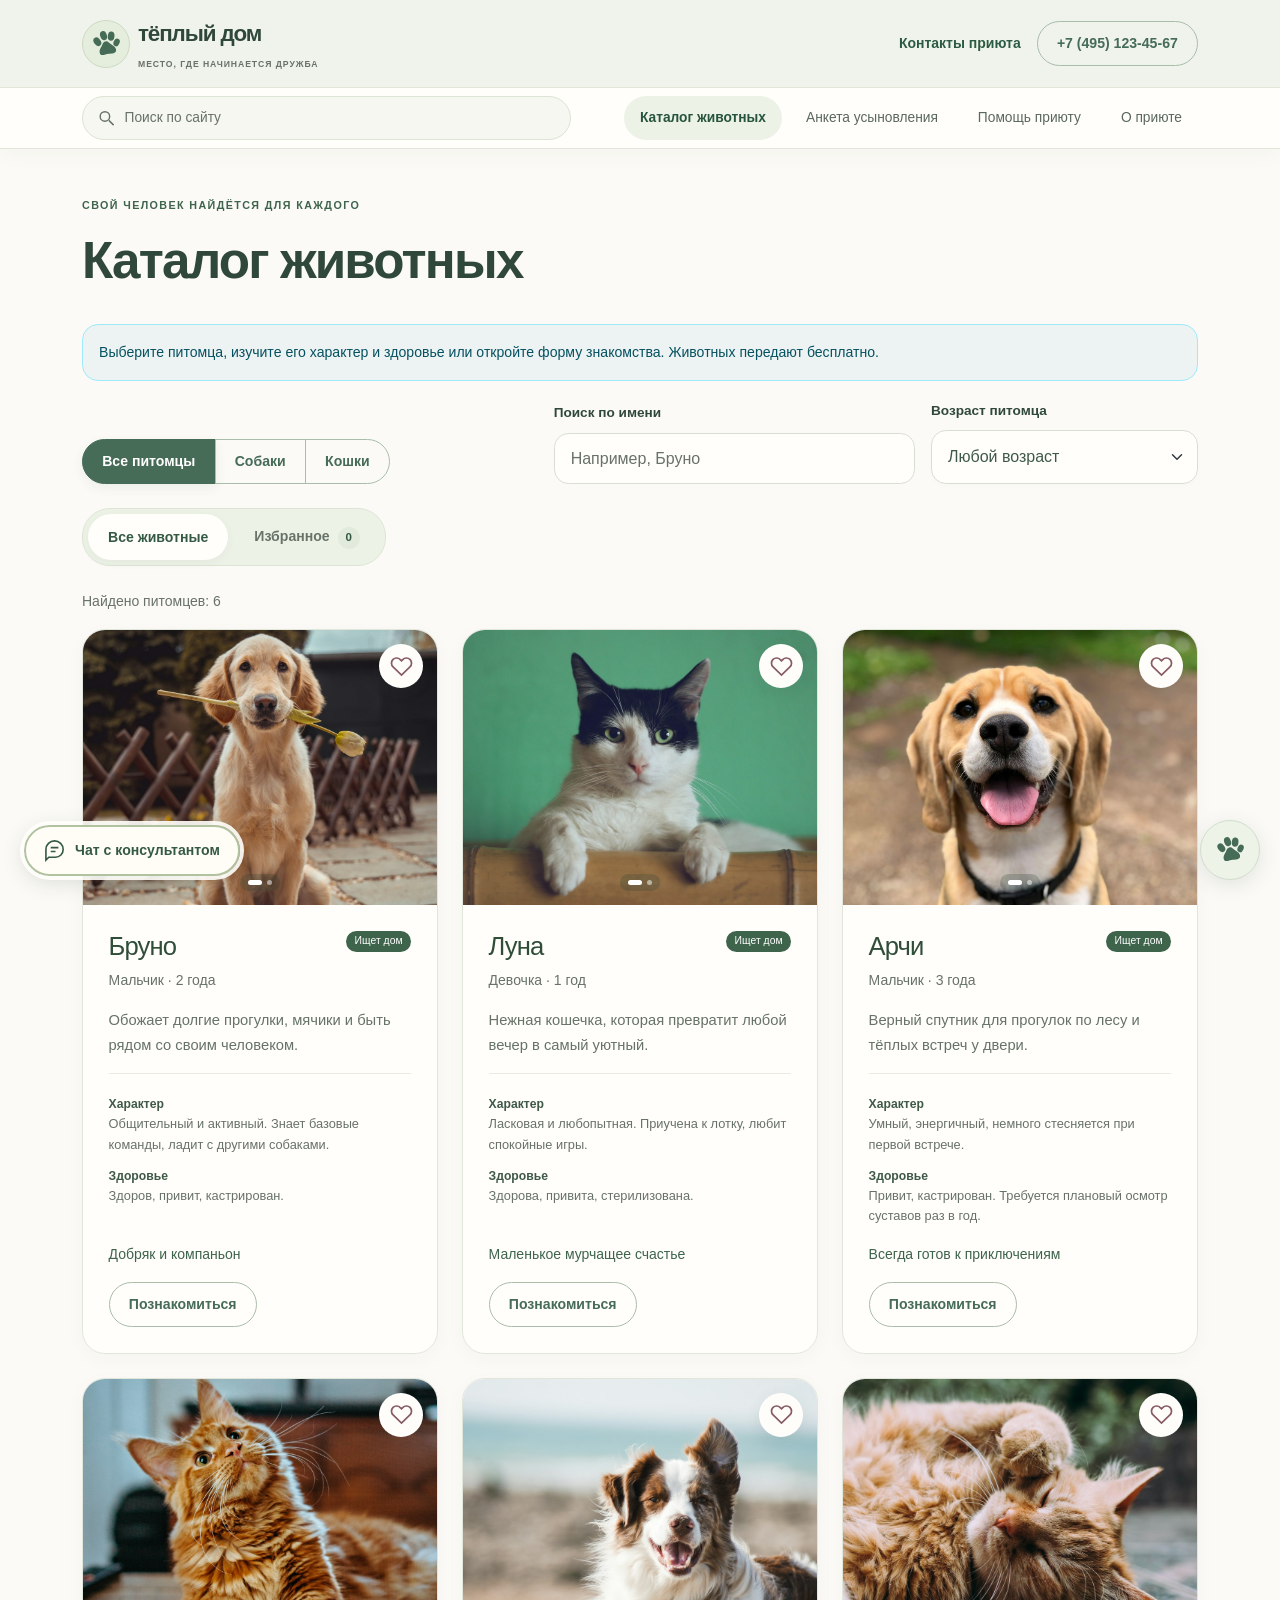
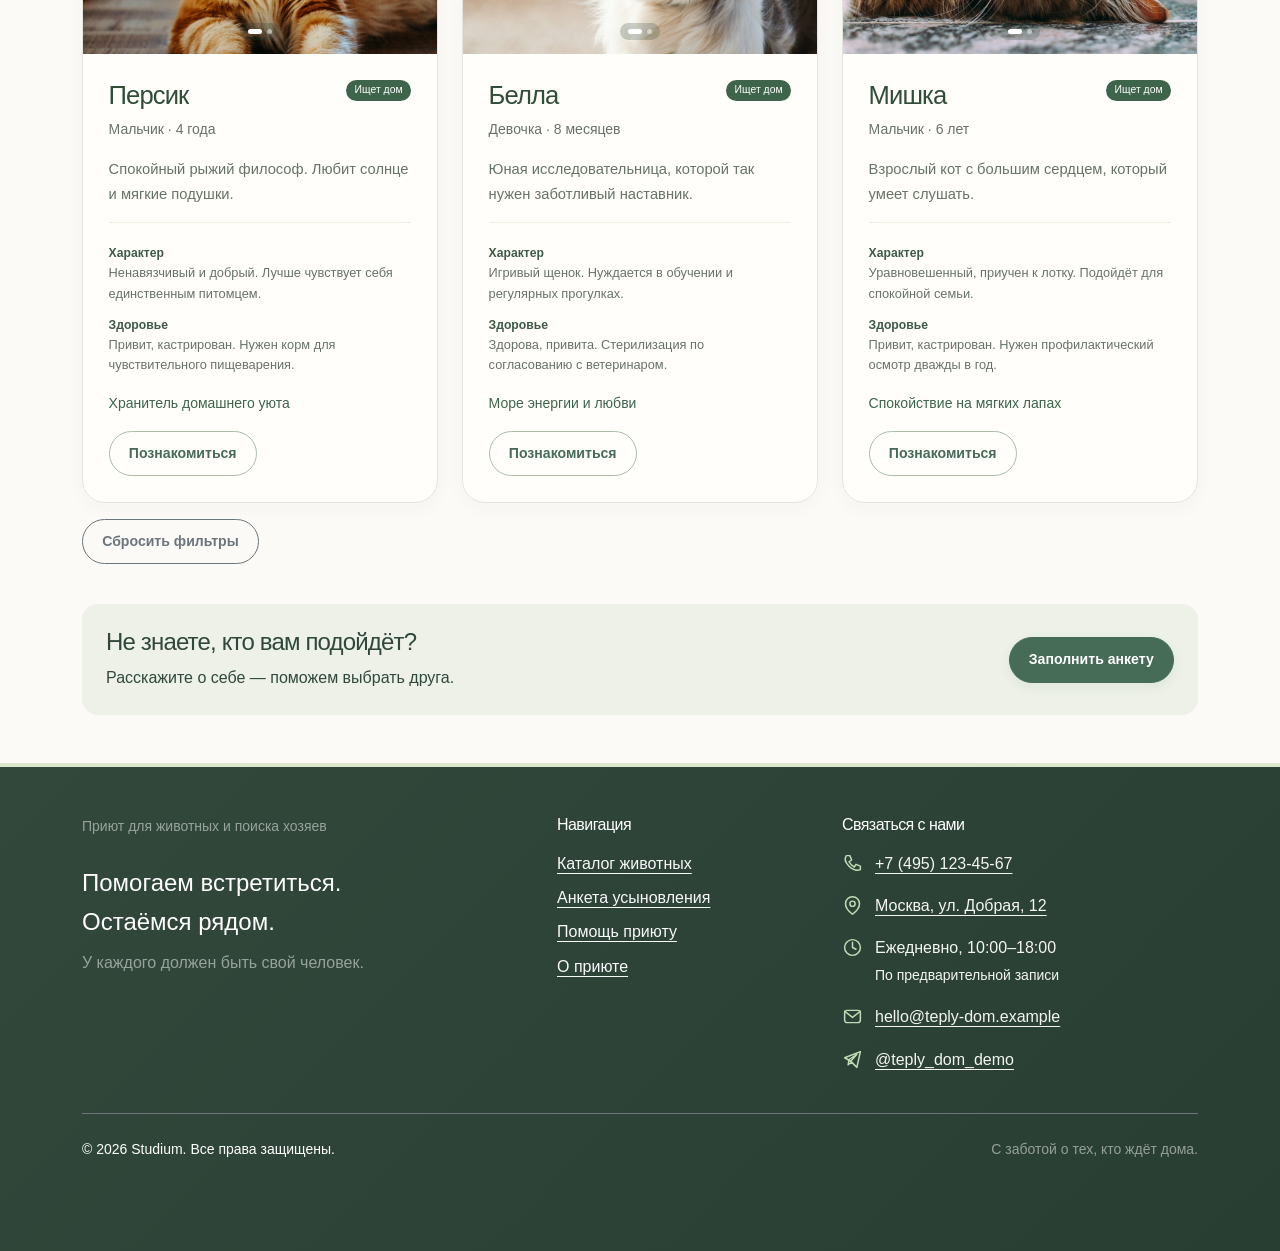
<file: catalog.html>
<!doctype html>
<html lang="ru"><head><meta charset="UTF-8"><meta name="viewport" content="width=device-width,initial-scale=1"><meta name="description" content="Каталог питомцев — каталог животных, усыновление и помощь приюту Тёплый дом."><title>Каталог питомцев — Тёплый дом</title><link rel="icon" href="images/logo.svg" type="image/svg+xml"><link href="https://cdn.jsdelivr.net/npm/bootstrap@5.3.8/dist/css/bootstrap.min.css" rel="stylesheet" onerror="this.onerror=null;this.href='vendor/bootstrap.min.css'"><link rel="stylesheet" href="css/custom.css"></head><body class="d-flex flex-column min-vh-100 bg-body-tertiary"><a class="visually-hidden-focusable position-absolute p-3 bg-white text-dark z-3" href="#main">Перейти к содержимому</a>
<header class="site-header sticky-top" id="page-top" tabindex="-1"><div class="header-brandbar bg-white py-3 border-bottom"><div class="container d-flex align-items-center justify-content-between gap-3"><a class="navbar-brand d-inline-flex align-items-center gap-2" href="index.html"><span class="brand-paw" aria-hidden="true"><svg viewBox="0 0 48 48" width="32" height="32" fill="currentColor" aria-hidden="true" focusable="false"><ellipse cx="12" cy="18" rx="5" ry="7" transform="rotate(-25 12 18)"/><ellipse cx="23" cy="11" rx="5" ry="7" transform="rotate(-8 23 11)"/><ellipse cx="34" cy="14" rx="5" ry="7" transform="rotate(18 34 14)"/><ellipse cx="40" cy="25" rx="4.5" ry="6" transform="rotate(35 40 25)"/><path d="M12 35c0-5 4-7 7-12 3-4 7-4 10 0 4 5 8 7 8 12 0 7-8 5-12 4-5-1-13 3-13-4Z"/></svg></span><span class="fw-bold">тёплый дом<small class="d-block text-body-secondary brand-caption">МЕСТО, ГДЕ НАЧИНАЕТСЯ ДРУЖБА</small></span></a><div class="d-none d-lg-flex align-items-center gap-3"><a class="text-decoration-none small fw-bold" href="about.html#contacts">Контакты приюта</a><a class="btn btn-outline-success d-none d-lg-inline-flex" href="tel:+74951234567">+7 (495) 123-45-67</a></div><button class="navbar-toggler d-lg-none" type="button" data-bs-toggle="collapse" data-bs-target="#mainNavbar" aria-controls="mainNavbar" aria-expanded="false" aria-label="Открыть меню"><span class="navbar-toggler-icon"></span></button></div></div><nav class="navbar navbar-expand-lg bg-white py-2 border-bottom" aria-label="Основная навигация"><div class="container"><form class="header-search" role="search" id="site-search-form"><label class="visually-hidden" for="site-query">Поиск по сайту</label><div class="header-search-field"><svg width="19" height="19" viewBox="0 0 24 24" fill="none" stroke="currentColor" stroke-width="1.8" aria-hidden="true"><circle cx="10" cy="10" r="6"/><path d="m15 15 6 6"/></svg><input class="form-control" id="site-query" type="search" maxlength="100" placeholder="Поиск по сайту" autocomplete="off" aria-controls="site-search-panel" aria-expanded="false"></div><div class="header-search-panel" id="site-search-panel" role="region" aria-label="Результаты поиска по сайту" hidden><p id="site-search-count" class="small text-body-secondary mb-2" role="status"></p><div id="site-search-results" class="d-grid gap-2"></div></div></form><div class="collapse navbar-collapse" id="mainNavbar"><ul class="navbar-nav ms-lg-auto gap-lg-3"><li class="nav-item"><a class="nav-link active" aria-current=page href="catalog.html">Каталог животных</a></li><li class="nav-item"><a class="nav-link "  href="order.html">Анкета усыновления</a></li><li class="nav-item"><a class="nav-link "  href="help.html">Помощь приюту</a></li><li class="nav-item"><a class="nav-link "  href="about.html">О приюте</a></li></ul></div></div></nav></header><main id="main" tabindex="-1"><section class="container my-5"><div class="d-flex flex-wrap justify-content-between align-items-start gap-3 mb-4"><div><p class="eyebrow small fw-bold text-success text-uppercase">Свой человек найдётся для каждого</p><h1 class="display-5 fw-bold">Каталог животных</h1></div></div><div class="alert alert-info" role="alert">Выберите питомца, изучите его характер и здоровье или откройте форму знакомства. Животных передают бесплатно.</div><div class="row g-3 align-items-end mb-4"><div class="col-12 col-lg-5"><div class="btn-group flex-wrap" role="group" aria-label="Категория питомцев"><button class="btn btn-primary" type="button" data-filter="all" aria-pressed="true">Все питомцы</button><button class="btn btn-outline-primary" type="button" data-filter="dog" aria-pressed="false">Собаки</button><button class="btn btn-outline-primary" type="button" data-filter="cat" aria-pressed="false">Кошки</button></div></div><div class="col-12 col-lg-4"><label class="form-label small" for="pet-search">Поиск по имени</label><input class="form-control" id="pet-search" type="search" placeholder="Например, Бруно"></div><div class="col-12 col-lg-3"><label class="form-label small" for="pet-age-trigger">Возраст питомца</label><div class="dropdown age-picker"><button type="button" class="form-select age-trigger" id="pet-age-trigger" data-bs-toggle="dropdown" aria-expanded="false"><span id="age-selected-label">Любой возраст</span></button><ul class="dropdown-menu age-menu w-100" aria-label="Выбрать возраст"><li><button class="dropdown-item age-option active" type="button" data-age-value="all" aria-pressed="true"><span class="age-option-copy"><strong>Любой возраст</strong><small>Покажем всех питомцев</small></span><span class="age-check" aria-hidden="true">✓</span></button></li><li><button class="dropdown-item age-option " type="button" data-age-value="young" aria-pressed="false"><span class="age-option-copy"><strong>Малыши</strong><small>До 1 года включительно</small></span><span class="age-check" aria-hidden="true">✓</span></button></li><li><button class="dropdown-item age-option " type="button" data-age-value="adult" aria-pressed="false"><span class="age-option-copy"><strong>Взрослые</strong><small>Старше года, младше 5 лет</small></span><span class="age-check" aria-hidden="true">✓</span></button></li><li><button class="dropdown-item age-option " type="button" data-age-value="senior" aria-pressed="false"><span class="age-option-copy"><strong>Старшие друзья</strong><small>От 5 лет</small></span><span class="age-check" aria-hidden="true">✓</span></button></li></ul></div><select id="pet-age" aria-label="Возраст питомца" hidden><option value="all">Любой возраст</option><option value="young">До 1 года включительно</option><option value="adult">Старше года, младше 5 лет</option><option value="senior">От 5 лет</option></select></div></div><div class="catalog-tabs mb-4" role="tablist" aria-label="Раздел каталога"><button class="catalog-tab active" id="catalog-all-tab" type="button" role="tab" data-catalog-view="all" aria-selected="true" aria-controls="pet-grid">Все животные</button><button class="catalog-tab" id="catalog-favorites-tab" type="button" role="tab" data-catalog-view="favorites" aria-selected="false" aria-controls="pet-grid">Избранное <span id="favorites-count" class="favorites-count">0</span></button></div><p class="small text-body-secondary" id="pet-count" role="status">Найдено питомцев: 6</p><div class="row g-4" id="pet-grid" role="tabpanel" aria-labelledby="catalog-all-tab"><div class="col-12 col-md-6 col-lg-4" data-pet-card data-type="dog" data-name="бруно" data-age-group="adult"><article class="card pet-card h-100 shadow-sm"><div class="pet-photo-frame"><img class="card-img-top" src="images/pet-1.jpg" alt="Собака Бруно" loading="lazy"><img class="card-img-top pet-photo-alternate" src="images/pet-1-2.png" alt="" aria-hidden="true" loading="lazy"><span class="photo-indicators" aria-hidden="true"><span></span><span></span></span></div><div class="card-body d-flex flex-column"><div class="d-flex justify-content-between gap-2 align-items-start"><h3 class="card-title h4"><a class="pet-card-link stretched-link" href="product.html?id=1">Бруно</a></h3><span class="badge rounded-pill text-bg-success">Ищет дом</span></div><p class="small text-body-secondary">Мальчик · 2 года</p><p class="card-text">Обожает долгие прогулки, мячики и быть рядом со своим человеком.</p><dl class="small pet-facts mb-3"><dt>Характер</dt><dd>Общительный и активный. Знает базовые команды, ладит с другими собаками.</dd><dt>Здоровье</dt><dd class="mb-0">Здоров, привит, кастрирован.</dd></dl><p class="small text-success mt-auto">Добряк и компаньон</p><div class="d-flex flex-wrap gap-2"><button class="btn btn-outline-primary" type="button" data-bs-toggle="modal" data-bs-target="#orderModal" data-pet-id="1">Познакомиться<span class="visually-hidden"> с питомцем Бруно</span></button></div></div></article></div><div class="col-12 col-md-6 col-lg-4" data-pet-card data-type="cat" data-name="луна" data-age-group="young"><article class="card pet-card h-100 shadow-sm"><div class="pet-photo-frame"><img class="card-img-top" src="images/pet-2.jpg" alt="Кошка Луна" loading="lazy"><img class="card-img-top pet-photo-alternate" src="images/pet-2-2.png" alt="" aria-hidden="true" loading="lazy"><span class="photo-indicators" aria-hidden="true"><span></span><span></span></span></div><div class="card-body d-flex flex-column"><div class="d-flex justify-content-between gap-2 align-items-start"><h3 class="card-title h4"><a class="pet-card-link stretched-link" href="product.html?id=2">Луна</a></h3><span class="badge rounded-pill text-bg-success">Ищет дом</span></div><p class="small text-body-secondary">Девочка · 1 год</p><p class="card-text">Нежная кошечка, которая превратит любой вечер в самый уютный.</p><dl class="small pet-facts mb-3"><dt>Характер</dt><dd>Ласковая и любопытная. Приучена к лотку, любит спокойные игры.</dd><dt>Здоровье</dt><dd class="mb-0">Здорова, привита, стерилизована.</dd></dl><p class="small text-success mt-auto">Маленькое мурчащее счастье</p><div class="d-flex flex-wrap gap-2"><button class="btn btn-outline-primary" type="button" data-bs-toggle="modal" data-bs-target="#orderModal" data-pet-id="2">Познакомиться<span class="visually-hidden"> с питомцем Луна</span></button></div></div></article></div><div class="col-12 col-md-6 col-lg-4" data-pet-card data-type="dog" data-name="арчи" data-age-group="adult"><article class="card pet-card h-100 shadow-sm"><div class="pet-photo-frame"><img class="card-img-top" src="images/pet-3.jpg" alt="Собака Арчи" loading="lazy"><img class="card-img-top pet-photo-alternate" src="images/pet-3-2.png" alt="" aria-hidden="true" loading="lazy"><span class="photo-indicators" aria-hidden="true"><span></span><span></span></span></div><div class="card-body d-flex flex-column"><div class="d-flex justify-content-between gap-2 align-items-start"><h3 class="card-title h4"><a class="pet-card-link stretched-link" href="product.html?id=3">Арчи</a></h3><span class="badge rounded-pill text-bg-success">Ищет дом</span></div><p class="small text-body-secondary">Мальчик · 3 года</p><p class="card-text">Верный спутник для прогулок по лесу и тёплых встреч у двери.</p><dl class="small pet-facts mb-3"><dt>Характер</dt><dd>Умный, энергичный, немного стесняется при первой встрече.</dd><dt>Здоровье</dt><dd class="mb-0">Привит, кастрирован. Требуется плановый осмотр суставов раз в год.</dd></dl><p class="small text-success mt-auto">Всегда готов к приключениям</p><div class="d-flex flex-wrap gap-2"><button class="btn btn-outline-primary" type="button" data-bs-toggle="modal" data-bs-target="#orderModal" data-pet-id="3">Познакомиться<span class="visually-hidden"> с питомцем Арчи</span></button></div></div></article></div><div class="col-12 col-md-6 col-lg-4" data-pet-card data-type="cat" data-name="персик" data-age-group="adult"><article class="card pet-card h-100 shadow-sm"><div class="pet-photo-frame"><img class="card-img-top" src="images/pet-4.jpg" alt="Кошка Персик" loading="lazy"><img class="card-img-top pet-photo-alternate" src="images/pet-4-2.png" alt="" aria-hidden="true" loading="lazy"><span class="photo-indicators" aria-hidden="true"><span></span><span></span></span></div><div class="card-body d-flex flex-column"><div class="d-flex justify-content-between gap-2 align-items-start"><h3 class="card-title h4"><a class="pet-card-link stretched-link" href="product.html?id=4">Персик</a></h3><span class="badge rounded-pill text-bg-success">Ищет дом</span></div><p class="small text-body-secondary">Мальчик · 4 года</p><p class="card-text">Спокойный рыжий философ. Любит солнце и мягкие подушки.</p><dl class="small pet-facts mb-3"><dt>Характер</dt><dd>Ненавязчивый и добрый. Лучше чувствует себя единственным питомцем.</dd><dt>Здоровье</dt><dd class="mb-0">Привит, кастрирован. Нужен корм для чувствительного пищеварения.</dd></dl><p class="small text-success mt-auto">Хранитель домашнего уюта</p><div class="d-flex flex-wrap gap-2"><button class="btn btn-outline-primary" type="button" data-bs-toggle="modal" data-bs-target="#orderModal" data-pet-id="4">Познакомиться<span class="visually-hidden"> с питомцем Персик</span></button></div></div></article></div><div class="col-12 col-md-6 col-lg-4" data-pet-card data-type="dog" data-name="белла" data-age-group="young"><article class="card pet-card h-100 shadow-sm"><div class="pet-photo-frame"><img class="card-img-top" src="images/pet-5.jpg" alt="Собака Белла" loading="lazy"><img class="card-img-top pet-photo-alternate" src="images/pet-5-2.png" alt="" aria-hidden="true" loading="lazy"><span class="photo-indicators" aria-hidden="true"><span></span><span></span></span></div><div class="card-body d-flex flex-column"><div class="d-flex justify-content-between gap-2 align-items-start"><h3 class="card-title h4"><a class="pet-card-link stretched-link" href="product.html?id=5">Белла</a></h3><span class="badge rounded-pill text-bg-success">Ищет дом</span></div><p class="small text-body-secondary">Девочка · 8 месяцев</p><p class="card-text">Юная исследовательница, которой так нужен заботливый наставник.</p><dl class="small pet-facts mb-3"><dt>Характер</dt><dd>Игривый щенок. Нуждается в обучении и регулярных прогулках.</dd><dt>Здоровье</dt><dd class="mb-0">Здорова, привита. Стерилизация по согласованию с ветеринаром.</dd></dl><p class="small text-success mt-auto">Море энергии и любви</p><div class="d-flex flex-wrap gap-2"><button class="btn btn-outline-primary" type="button" data-bs-toggle="modal" data-bs-target="#orderModal" data-pet-id="5">Познакомиться<span class="visually-hidden"> с питомцем Белла</span></button></div></div></article></div><div class="col-12 col-md-6 col-lg-4" data-pet-card data-type="cat" data-name="мишка" data-age-group="senior"><article class="card pet-card h-100 shadow-sm"><div class="pet-photo-frame"><img class="card-img-top" src="images/pet-6.jpg" alt="Кошка Мишка" loading="lazy"><img class="card-img-top pet-photo-alternate" src="images/pet-6-2.png" alt="" aria-hidden="true" loading="lazy"><span class="photo-indicators" aria-hidden="true"><span></span><span></span></span></div><div class="card-body d-flex flex-column"><div class="d-flex justify-content-between gap-2 align-items-start"><h3 class="card-title h4"><a class="pet-card-link stretched-link" href="product.html?id=6">Мишка</a></h3><span class="badge rounded-pill text-bg-success">Ищет дом</span></div><p class="small text-body-secondary">Мальчик · 6 лет</p><p class="card-text">Взрослый кот с большим сердцем, который умеет слушать.</p><dl class="small pet-facts mb-3"><dt>Характер</dt><dd>Уравновешенный, приучен к лотку. Подойдёт для спокойной семьи.</dd><dt>Здоровье</dt><dd class="mb-0">Привит, кастрирован. Нужен профилактический осмотр дважды в год.</dd></dl><p class="small text-success mt-auto">Спокойствие на мягких лапах</p><div class="d-flex flex-wrap gap-2"><button class="btn btn-outline-primary" type="button" data-bs-toggle="modal" data-bs-target="#orderModal" data-pet-id="6">Познакомиться<span class="visually-hidden"> с питомцем Мишка</span></button></div></div></article></div></div><p class="alert alert-warning mt-3" id="empty-catalog" hidden>По вашему запросу никого не найдено. Попробуйте другое имя, категорию или возраст.</p><button class="btn btn-outline-secondary btn-sm my-3" type="button" id="reset-filters">Сбросить фильтры</button><div class="bg-success-subtle rounded-4 p-4 mt-4 d-flex flex-wrap justify-content-between align-items-center gap-3"><div><h2 class="h4">Не знаете, кто вам подойдёт?</h2><p class="mb-0">Расскажите о себе — поможем выбрать друга.</p></div><a class="btn btn-primary" href="order.html">Заполнить анкету</a></div></section></main><footer class="site-footer bg-dark text-white pt-5 pb-4 mt-auto"><div class="container"><div class="row g-4"><div class="col-12 col-md-5"><p class="small text-white-50 mb-0">Приют для животных и поиска хозяев</p><p class="fs-4 mt-4 mb-2">Помогаем встретиться.<br>Остаёмся рядом.</p><p class="text-white-50">У каждого должен быть свой человек.</p></div><div class="col-12 col-md-3"><h2 class="h6 mb-3">Навигация</h2><ul class="list-unstyled"><li class="mb-2"><a class="link-light" href="catalog.html">Каталог животных</a></li><li class="mb-2"><a class="link-light" href="order.html">Анкета усыновления</a></li><li class="mb-2"><a class="link-light" href="help.html">Помощь приюту</a></li><li class="mb-2"><a class="link-light" href="about.html">О приюте</a></li></ul></div><div class="col-12 col-md-4"><h2 class="h6 mb-3">Связаться с нами</h2><address class="mb-0 footer-contacts"><a href="tel:+74951234567"><svg class="contact-icon" viewBox="0 0 24 24" fill="none" stroke="currentColor" stroke-width="1.7" stroke-linecap="round" stroke-linejoin="round" aria-hidden="true"><path d="M5 3h4l2 5-3 2a15 15 0 0 0 6 6l2-3 5 2v4c-9 3-21-9-16-16Z"/></svg><span>+7 (495) 123-45-67</span></a><a href="about.html#contacts"><svg class="contact-icon" viewBox="0 0 24 24" fill="none" stroke="currentColor" stroke-width="1.7" stroke-linecap="round" stroke-linejoin="round" aria-hidden="true"><path d="M20 10c0 6-8 12-8 12S4 16 4 10a8 8 0 1 1 16 0Z"/><circle cx="12" cy="10" r="3"/></svg><span>Москва, ул. Добрая, 12</span></a><p><svg class="contact-icon" viewBox="0 0 24 24" fill="none" stroke="currentColor" stroke-width="1.7" stroke-linecap="round" stroke-linejoin="round" aria-hidden="true"><circle cx="12" cy="12" r="9"/><path d="M12 6v6l4 2"/></svg><span>Ежедневно, 10:00–18:00<br><small>По предварительной записи</small></span></p><a href="mailto:hello@teply-dom.example"><svg class="contact-icon" viewBox="0 0 24 24" fill="none" stroke="currentColor" stroke-width="1.7" stroke-linecap="round" stroke-linejoin="round" aria-hidden="true"><rect x="3" y="5" width="18" height="14" rx="3"/><path d="m3 6 9 7 9-7"/></svg><span>hello@teply-dom.example</span></a><a href="https://t.me/teply_dom_demo" target="_blank" rel="noopener noreferrer"><svg class="contact-icon" viewBox="0 0 24 24" fill="none" stroke="currentColor" stroke-width="1.7" stroke-linecap="round" stroke-linejoin="round" aria-hidden="true"><path d="m3 10 18-7-4 18-6-6-4 3 1-6 9-6-7 8Z"/></svg><span>@teply_dom_demo</span></a></address></div></div><div class="border-top border-secondary mt-4 pt-4 d-flex flex-wrap align-items-center justify-content-between gap-3"><small>© 2026 Studium. Все права защищены.</small><small class="text-white-50">С заботой о тех, кто ждёт дома.</small></div></div></footer><button class="btn shadow back-top scroll-top-button" id="floating-top" type="button" data-back-top aria-label="Наверх страницы" title="Наверх страницы"><svg viewBox="0 0 48 48" width="32" height="32" fill="currentColor" aria-hidden="true" focusable="false"><ellipse cx="12" cy="18" rx="5" ry="7" transform="rotate(-25 12 18)"/><ellipse cx="23" cy="11" rx="5" ry="7" transform="rotate(-8 23 11)"/><ellipse cx="34" cy="14" rx="5" ry="7" transform="rotate(18 34 14)"/><ellipse cx="40" cy="25" rx="4.5" ry="6" transform="rotate(35 40 25)"/><path d="M12 35c0-5 4-7 7-12 3-4 7-4 10 0 4 5 8 7 8 12 0 7-8 5-12 4-5-1-13 3-13-4Z"/></svg></button><div class="modal fade" id="orderModal" tabindex="-1" aria-labelledby="orderModalLabel" aria-hidden="true"><div class="modal-dialog modal-dialog-centered modal-dialog-scrollable"><div class="modal-content"><div class="modal-header"><h2 class="modal-title fs-5" id="orderModalLabel">Знакомство с питомцем</h2><button class="btn-close" type="button" data-bs-dismiss="modal" aria-label="Закрыть"></button></div><div class="modal-body"><div class="alert alert-info small" role="alert">Укажите имя и телефон. Мы подготовим письмо куратору о знакомстве с выбранным питомцем. Данные не отправляются автоматически.</div><p>Вы выбрали: <strong id="modal-pet-label">Бруно</strong></p><form id="quick-form"><input type="hidden" name="pet" value="Бруно"><div class="mb-3"><label class="form-label" for="quick-name">Ваше имя *</label><input class="form-control" id="quick-name" name="name" autocomplete="name" required maxlength="100"></div><div class="mb-3"><label class="form-label" for="quick-phone">Телефон *</label><input class="form-control" id="quick-phone" name="phone" type="tel" autocomplete="tel" pattern="[+0-9 ()-]{7,25}" title="От 7 до 25 символов: цифры, пробелы, +, скобки или дефис" required></div><div class="form-check"><input class="form-check-input" id="quick-agree" name="agree" type="checkbox" required><label class="form-check-label small" for="quick-agree">Мне есть 18 лет, я согласен(на) на обработку данных в этой локальной форме. *</label></div></form><div id="quick-result" class="alert alert-success mt-3" role="status" hidden></div><div id="quick-actions" class="d-flex flex-wrap gap-2 mt-3" hidden><a class="btn btn-primary" id="quick-email" href="mailto:hello@teply-dom.example">Отправить заявку по почте</a><button type="button" class="btn btn-outline-secondary" id="quick-download">Скачать копию</button></div></div><div class="modal-footer"><button type="button" class="btn btn-outline-secondary" data-bs-dismiss="modal">Закрыть</button><button type="submit" form="quick-form" class="btn btn-primary">Подготовить заявку</button></div></div></div></div><script src="https://cdn.jsdelivr.net/npm/bootstrap@5.3.8/dist/js/bootstrap.bundle.min.js" onerror="this.onerror=null;this.src='vendor/bootstrap.bundle.min.js'"></script><script src="js/data.js"></script><script src="js/app.js"></script><section class="support-widget" id="chat-widget" aria-labelledby="chat-widget-title" hidden><div class="support-widget-header"><span class="support-avatar" aria-hidden="true">ТД</span><div><h2 class="h6 mb-1" id="chat-widget-title">Поддержка приюта</h2><p class="mb-0 small">Автоматический помощник</p></div><button type="button" id="chat-close" class="support-close" aria-label="Свернуть чат">×</button></div><div class="support-widget-body"><p class="chat-notice">Отвечает автоматический помощник. Для связи с сотрудником позвоните в приют.</p><div id="chat-log" role="log" aria-label="Переписка" aria-live="polite" class="chat-log"><p class="chat-bubble">Здравствуйте! Подскажу, как взять питомца, помочь приюту или записаться на визит.</p></div><div class="d-flex flex-wrap gap-2 my-3"><button type="button" class="btn btn-sm btn-outline-primary" data-chat-question="Как взять питомца?">Взять питомца</button><button type="button" class="btn btn-sm btn-outline-primary" data-chat-question="Как помочь?">Помочь</button><button type="button" class="btn btn-sm btn-outline-primary" data-chat-question="Как приехать?">Приехать</button></div><form id="chat-form"><label class="form-label" for="chat-message">Ваш вопрос</label><div class="input-group"><input class="form-control" id="chat-message" required maxlength="500" autocomplete="off"><button class="btn btn-primary" type="submit">Отправить</button></div></form><a class="d-inline-block small mt-3" href="tel:+74951234567">Позвонить сотруднику: +7 (495) 123-45-67</a></div></section><button class="btn btn-primary chat-launch" id="chat-toggle" type="button" aria-controls="chat-widget" aria-expanded="false"><svg viewBox="0 0 24 24" width="20" height="20" fill="none" stroke="currentColor" stroke-width="1.7" aria-hidden="true"><path d="M20 11a8 8 0 0 1-8 8H5l-3 3V11a9 9 0 0 1 18 0Z"/><path d="M7 9h8M7 13h5"/></svg> Чат с консультантом</button><p class="visually-hidden" id="favorite-status" role="status"></p><script src="js/search-data.js"></script><script src="js/community.js"></script><script src="js/polish.js"></script></body></html>
</file>
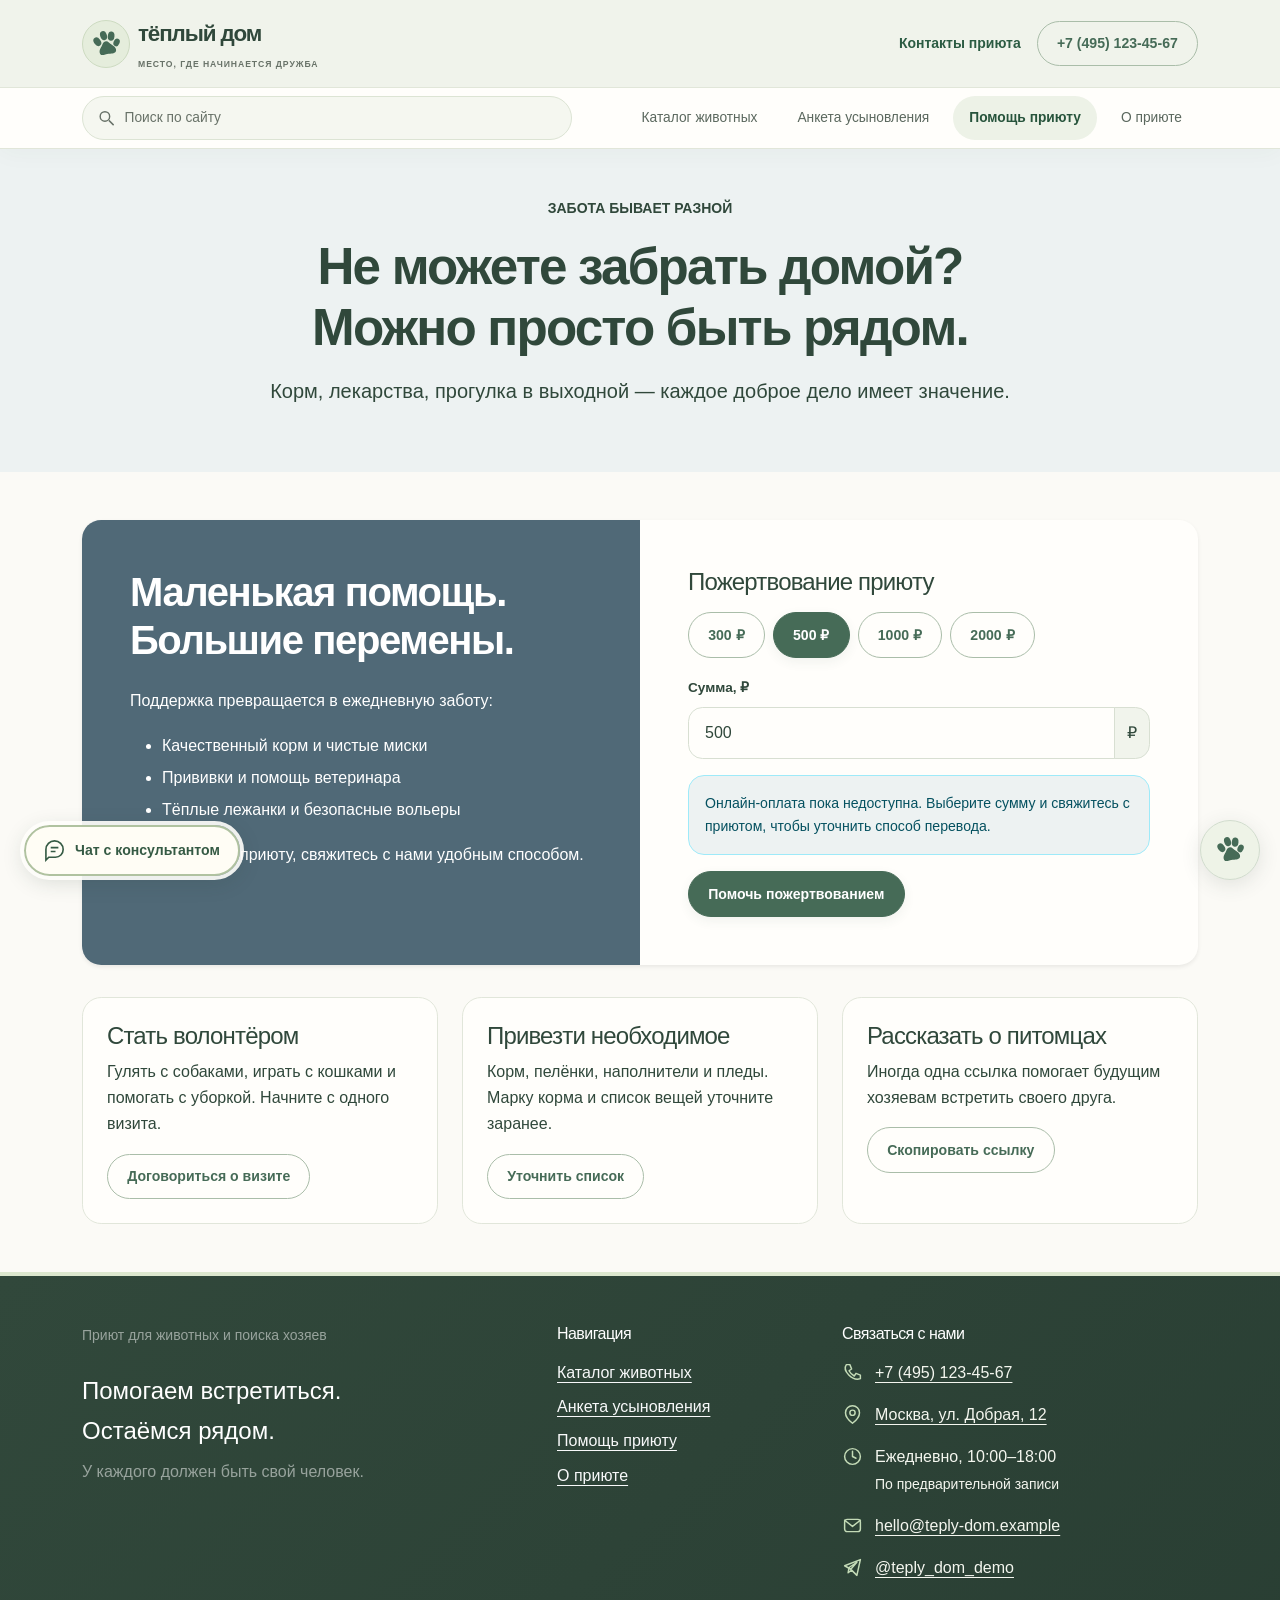
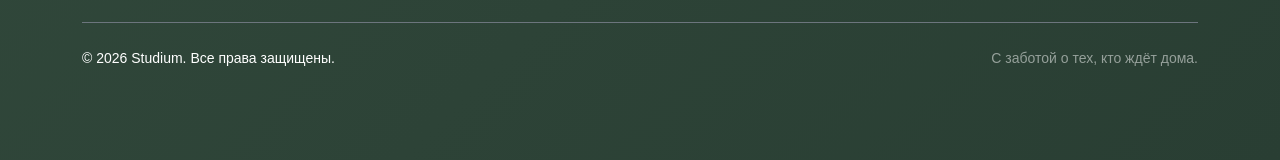
<file: help.html>
<!doctype html>
<html lang="ru"><head><meta charset="UTF-8"><meta name="viewport" content="width=device-width,initial-scale=1"><meta name="description" content="Помочь приюту — каталог животных, усыновление и помощь приюту Тёплый дом."><title>Помочь приюту — Тёплый дом</title><link rel="icon" href="images/logo.svg" type="image/svg+xml"><link href="https://cdn.jsdelivr.net/npm/bootstrap@5.3.8/dist/css/bootstrap.min.css" rel="stylesheet" onerror="this.onerror=null;this.href='vendor/bootstrap.min.css'"><link rel="stylesheet" href="css/custom.css"></head><body class="d-flex flex-column min-vh-100 bg-body-tertiary"><a class="visually-hidden-focusable position-absolute p-3 bg-white text-dark z-3" href="#main">Перейти к содержимому</a>
<header class="site-header sticky-top" id="page-top" tabindex="-1"><div class="header-brandbar bg-white py-3 border-bottom"><div class="container d-flex align-items-center justify-content-between gap-3"><a class="navbar-brand d-inline-flex align-items-center gap-2" href="index.html"><span class="brand-paw" aria-hidden="true"><svg viewBox="0 0 48 48" width="32" height="32" fill="currentColor" aria-hidden="true" focusable="false"><ellipse cx="12" cy="18" rx="5" ry="7" transform="rotate(-25 12 18)"/><ellipse cx="23" cy="11" rx="5" ry="7" transform="rotate(-8 23 11)"/><ellipse cx="34" cy="14" rx="5" ry="7" transform="rotate(18 34 14)"/><ellipse cx="40" cy="25" rx="4.5" ry="6" transform="rotate(35 40 25)"/><path d="M12 35c0-5 4-7 7-12 3-4 7-4 10 0 4 5 8 7 8 12 0 7-8 5-12 4-5-1-13 3-13-4Z"/></svg></span><span class="fw-bold">тёплый дом<small class="d-block text-body-secondary brand-caption">МЕСТО, ГДЕ НАЧИНАЕТСЯ ДРУЖБА</small></span></a><div class="d-none d-lg-flex align-items-center gap-3"><a class="text-decoration-none small fw-bold" href="about.html#contacts">Контакты приюта</a><a class="btn btn-outline-success d-none d-lg-inline-flex" href="tel:+74951234567">+7 (495) 123-45-67</a></div><button class="navbar-toggler d-lg-none" type="button" data-bs-toggle="collapse" data-bs-target="#mainNavbar" aria-controls="mainNavbar" aria-expanded="false" aria-label="Открыть меню"><span class="navbar-toggler-icon"></span></button></div></div><nav class="navbar navbar-expand-lg bg-white py-2 border-bottom" aria-label="Основная навигация"><div class="container"><form class="header-search" role="search" id="site-search-form"><label class="visually-hidden" for="site-query">Поиск по сайту</label><div class="header-search-field"><svg width="19" height="19" viewBox="0 0 24 24" fill="none" stroke="currentColor" stroke-width="1.8" aria-hidden="true"><circle cx="10" cy="10" r="6"/><path d="m15 15 6 6"/></svg><input class="form-control" id="site-query" type="search" maxlength="100" placeholder="Поиск по сайту" autocomplete="off" aria-controls="site-search-panel" aria-expanded="false"></div><div class="header-search-panel" id="site-search-panel" role="region" aria-label="Результаты поиска по сайту" hidden><p id="site-search-count" class="small text-body-secondary mb-2" role="status"></p><div id="site-search-results" class="d-grid gap-2"></div></div></form><div class="collapse navbar-collapse" id="mainNavbar"><ul class="navbar-nav ms-lg-auto gap-lg-3"><li class="nav-item"><a class="nav-link "  href="catalog.html">Каталог животных</a></li><li class="nav-item"><a class="nav-link "  href="order.html">Анкета усыновления</a></li><li class="nav-item"><a class="nav-link active" aria-current=page href="help.html">Помощь приюту</a></li><li class="nav-item"><a class="nav-link "  href="about.html">О приюте</a></li></ul></div></div></nav></header><main id="main" tabindex="-1"><section class="bg-info-subtle py-5"><div class="container text-center"><p class="small text-uppercase fw-bold">Забота бывает разной</p><h1 class="display-5 fw-bold">Не можете забрать домой?<br>Можно просто быть рядом.</h1><p class="lead mt-3">Корм, лекарства, прогулка в выходной — каждое доброе дело имеет значение.</p></div></section><section class="container my-5"><div class="card border-0 shadow-sm overflow-hidden"><div class="row g-0"><div class="col-12 col-lg-6 bg-primary text-white p-4 p-lg-5"><h2 class="display-6 fw-bold">Маленькая помощь.<br>Большие перемены.</h2><p class="mt-4">Поддержка превращается в ежедневную заботу:</p><ul class="lh-lg"><li>Качественный корм и чистые миски</li><li>Прививки и помощь ветеринара</li><li>Тёплые лежанки и безопасные вольеры</li></ul><p class="mb-0">Чтобы помочь приюту, свяжитесь с нами удобным способом.</p></div><div class="col-12 col-lg-6 p-4 p-lg-5"><form id="donate-form"><h2 class="h4 mb-3">Пожертвование приюту</h2><div class="d-flex flex-wrap gap-2 mb-3" role="group" aria-label="Выбрать сумму"><button class="btn btn-outline-primary" data-amount="300" type="button" aria-pressed="false">300 ₽</button><button class="btn btn-primary" data-amount="500" type="button" aria-pressed="true">500 ₽</button><button class="btn btn-outline-primary" data-amount="1000" type="button" aria-pressed="false">1000 ₽</button><button class="btn btn-outline-primary" data-amount="2000" type="button" aria-pressed="false">2000 ₽</button></div><label class="form-label" for="donate-amount">Сумма, ₽</label><div class="input-group mb-3"><input class="form-control" id="donate-amount" name="amount" type="number" min="50" max="1000000" value="500" required><span class="input-group-text">₽</span></div><div class="alert alert-info small" role="alert">Онлайн-оплата пока недоступна. Выберите сумму и свяжитесь с приютом, чтобы уточнить способ перевода.</div><button class="btn btn-primary" type="submit">Помочь пожертвованием</button><div class="alert alert-info mt-3" id="donate-result" role="status" hidden></div><a class="btn btn-outline-primary mt-3" id="donate-email" href="mailto:hello@teply-dom.example" hidden>Запросить реквизиты для пожертвования</a></form></div></div></div><div class="row g-4 mt-2"><div class="col-12 col-md-4"><article class="card h-100"><div class="card-body p-4"><h2 class="h4">Стать волонтёром</h2><p>Гулять с собаками, играть с кошками и помогать с уборкой. Начните с одного визита.</p><a href="tel:+74951234567" class="btn btn-outline-primary">Договориться о визите</a></div></article></div><div class="col-12 col-md-4"><article class="card h-100"><div class="card-body p-4"><h2 class="h4">Привезти необходимое</h2><p>Корм, пелёнки, наполнители и пледы. Марку корма и список вещей уточните заранее.</p><a href="mailto:hello@teply-dom.example" class="btn btn-outline-primary">Уточнить список</a></div></article></div><div class="col-12 col-md-4"><article class="card h-100"><div class="card-body p-4"><h2 class="h4">Рассказать о питомцах</h2><p>Иногда одна ссылка помогает будущим хозяевам встретить своего друга.</p><button class="btn btn-outline-primary" type="button" id="share">Скопировать ссылку</button><p class="small mt-3 mb-0" id="share-status" role="status"></p><input class="form-control mt-2" id="share-fallback" aria-label="Ссылка для копирования" readonly hidden></div></article></div></div></section></main><footer class="site-footer bg-dark text-white pt-5 pb-4 mt-auto"><div class="container"><div class="row g-4"><div class="col-12 col-md-5"><p class="small text-white-50 mb-0">Приют для животных и поиска хозяев</p><p class="fs-4 mt-4 mb-2">Помогаем встретиться.<br>Остаёмся рядом.</p><p class="text-white-50">У каждого должен быть свой человек.</p></div><div class="col-12 col-md-3"><h2 class="h6 mb-3">Навигация</h2><ul class="list-unstyled"><li class="mb-2"><a class="link-light" href="catalog.html">Каталог животных</a></li><li class="mb-2"><a class="link-light" href="order.html">Анкета усыновления</a></li><li class="mb-2"><a class="link-light" href="help.html">Помощь приюту</a></li><li class="mb-2"><a class="link-light" href="about.html">О приюте</a></li></ul></div><div class="col-12 col-md-4"><h2 class="h6 mb-3">Связаться с нами</h2><address class="mb-0 footer-contacts"><a href="tel:+74951234567"><svg class="contact-icon" viewBox="0 0 24 24" fill="none" stroke="currentColor" stroke-width="1.7" stroke-linecap="round" stroke-linejoin="round" aria-hidden="true"><path d="M5 3h4l2 5-3 2a15 15 0 0 0 6 6l2-3 5 2v4c-9 3-21-9-16-16Z"/></svg><span>+7 (495) 123-45-67</span></a><a href="about.html#contacts"><svg class="contact-icon" viewBox="0 0 24 24" fill="none" stroke="currentColor" stroke-width="1.7" stroke-linecap="round" stroke-linejoin="round" aria-hidden="true"><path d="M20 10c0 6-8 12-8 12S4 16 4 10a8 8 0 1 1 16 0Z"/><circle cx="12" cy="10" r="3"/></svg><span>Москва, ул. Добрая, 12</span></a><p><svg class="contact-icon" viewBox="0 0 24 24" fill="none" stroke="currentColor" stroke-width="1.7" stroke-linecap="round" stroke-linejoin="round" aria-hidden="true"><circle cx="12" cy="12" r="9"/><path d="M12 6v6l4 2"/></svg><span>Ежедневно, 10:00–18:00<br><small>По предварительной записи</small></span></p><a href="mailto:hello@teply-dom.example"><svg class="contact-icon" viewBox="0 0 24 24" fill="none" stroke="currentColor" stroke-width="1.7" stroke-linecap="round" stroke-linejoin="round" aria-hidden="true"><rect x="3" y="5" width="18" height="14" rx="3"/><path d="m3 6 9 7 9-7"/></svg><span>hello@teply-dom.example</span></a><a href="https://t.me/teply_dom_demo" target="_blank" rel="noopener noreferrer"><svg class="contact-icon" viewBox="0 0 24 24" fill="none" stroke="currentColor" stroke-width="1.7" stroke-linecap="round" stroke-linejoin="round" aria-hidden="true"><path d="m3 10 18-7-4 18-6-6-4 3 1-6 9-6-7 8Z"/></svg><span>@teply_dom_demo</span></a></address></div></div><div class="border-top border-secondary mt-4 pt-4 d-flex flex-wrap align-items-center justify-content-between gap-3"><small>© 2026 Studium. Все права защищены.</small><small class="text-white-50">С заботой о тех, кто ждёт дома.</small></div></div></footer><button class="btn shadow back-top scroll-top-button" id="floating-top" type="button" data-back-top aria-label="Наверх страницы" title="Наверх страницы"><svg viewBox="0 0 48 48" width="32" height="32" fill="currentColor" aria-hidden="true" focusable="false"><ellipse cx="12" cy="18" rx="5" ry="7" transform="rotate(-25 12 18)"/><ellipse cx="23" cy="11" rx="5" ry="7" transform="rotate(-8 23 11)"/><ellipse cx="34" cy="14" rx="5" ry="7" transform="rotate(18 34 14)"/><ellipse cx="40" cy="25" rx="4.5" ry="6" transform="rotate(35 40 25)"/><path d="M12 35c0-5 4-7 7-12 3-4 7-4 10 0 4 5 8 7 8 12 0 7-8 5-12 4-5-1-13 3-13-4Z"/></svg></button><div class="modal fade" id="orderModal" tabindex="-1" aria-labelledby="orderModalLabel" aria-hidden="true"><div class="modal-dialog modal-dialog-centered modal-dialog-scrollable"><div class="modal-content"><div class="modal-header"><h2 class="modal-title fs-5" id="orderModalLabel">Знакомство с питомцем</h2><button class="btn-close" type="button" data-bs-dismiss="modal" aria-label="Закрыть"></button></div><div class="modal-body"><div class="alert alert-info small" role="alert">Укажите имя и телефон. Мы подготовим письмо куратору о знакомстве с выбранным питомцем. Данные не отправляются автоматически.</div><p>Вы выбрали: <strong id="modal-pet-label">Бруно</strong></p><form id="quick-form"><input type="hidden" name="pet" value="Бруно"><div class="mb-3"><label class="form-label" for="quick-name">Ваше имя *</label><input class="form-control" id="quick-name" name="name" autocomplete="name" required maxlength="100"></div><div class="mb-3"><label class="form-label" for="quick-phone">Телефон *</label><input class="form-control" id="quick-phone" name="phone" type="tel" autocomplete="tel" pattern="[+0-9 ()-]{7,25}" title="От 7 до 25 символов: цифры, пробелы, +, скобки или дефис" required></div><div class="form-check"><input class="form-check-input" id="quick-agree" name="agree" type="checkbox" required><label class="form-check-label small" for="quick-agree">Мне есть 18 лет, я согласен(на) на обработку данных в этой локальной форме. *</label></div></form><div id="quick-result" class="alert alert-success mt-3" role="status" hidden></div><div id="quick-actions" class="d-flex flex-wrap gap-2 mt-3" hidden><a class="btn btn-primary" id="quick-email" href="mailto:hello@teply-dom.example">Отправить заявку по почте</a><button type="button" class="btn btn-outline-secondary" id="quick-download">Скачать копию</button></div></div><div class="modal-footer"><button type="button" class="btn btn-outline-secondary" data-bs-dismiss="modal">Закрыть</button><button type="submit" form="quick-form" class="btn btn-primary">Подготовить заявку</button></div></div></div></div><script src="https://cdn.jsdelivr.net/npm/bootstrap@5.3.8/dist/js/bootstrap.bundle.min.js" onerror="this.onerror=null;this.src='vendor/bootstrap.bundle.min.js'"></script><script src="js/data.js"></script><script src="js/app.js"></script><section class="support-widget" id="chat-widget" aria-labelledby="chat-widget-title" hidden><div class="support-widget-header"><span class="support-avatar" aria-hidden="true">ТД</span><div><h2 class="h6 mb-1" id="chat-widget-title">Поддержка приюта</h2><p class="mb-0 small">Автоматический помощник</p></div><button type="button" id="chat-close" class="support-close" aria-label="Свернуть чат">×</button></div><div class="support-widget-body"><p class="chat-notice">Отвечает автоматический помощник. Для связи с сотрудником позвоните в приют.</p><div id="chat-log" role="log" aria-label="Переписка" aria-live="polite" class="chat-log"><p class="chat-bubble">Здравствуйте! Подскажу, как взять питомца, помочь приюту или записаться на визит.</p></div><div class="d-flex flex-wrap gap-2 my-3"><button type="button" class="btn btn-sm btn-outline-primary" data-chat-question="Как взять питомца?">Взять питомца</button><button type="button" class="btn btn-sm btn-outline-primary" data-chat-question="Как помочь?">Помочь</button><button type="button" class="btn btn-sm btn-outline-primary" data-chat-question="Как приехать?">Приехать</button></div><form id="chat-form"><label class="form-label" for="chat-message">Ваш вопрос</label><div class="input-group"><input class="form-control" id="chat-message" required maxlength="500" autocomplete="off"><button class="btn btn-primary" type="submit">Отправить</button></div></form><a class="d-inline-block small mt-3" href="tel:+74951234567">Позвонить сотруднику: +7 (495) 123-45-67</a></div></section><button class="btn btn-primary chat-launch" id="chat-toggle" type="button" aria-controls="chat-widget" aria-expanded="false"><svg viewBox="0 0 24 24" width="20" height="20" fill="none" stroke="currentColor" stroke-width="1.7" aria-hidden="true"><path d="M20 11a8 8 0 0 1-8 8H5l-3 3V11a9 9 0 0 1 18 0Z"/><path d="M7 9h8M7 13h5"/></svg> Чат с консультантом</button><p class="visually-hidden" id="favorite-status" role="status"></p><script src="js/search-data.js"></script><script src="js/community.js"></script><script src="js/polish.js"></script></body></html>
</file>
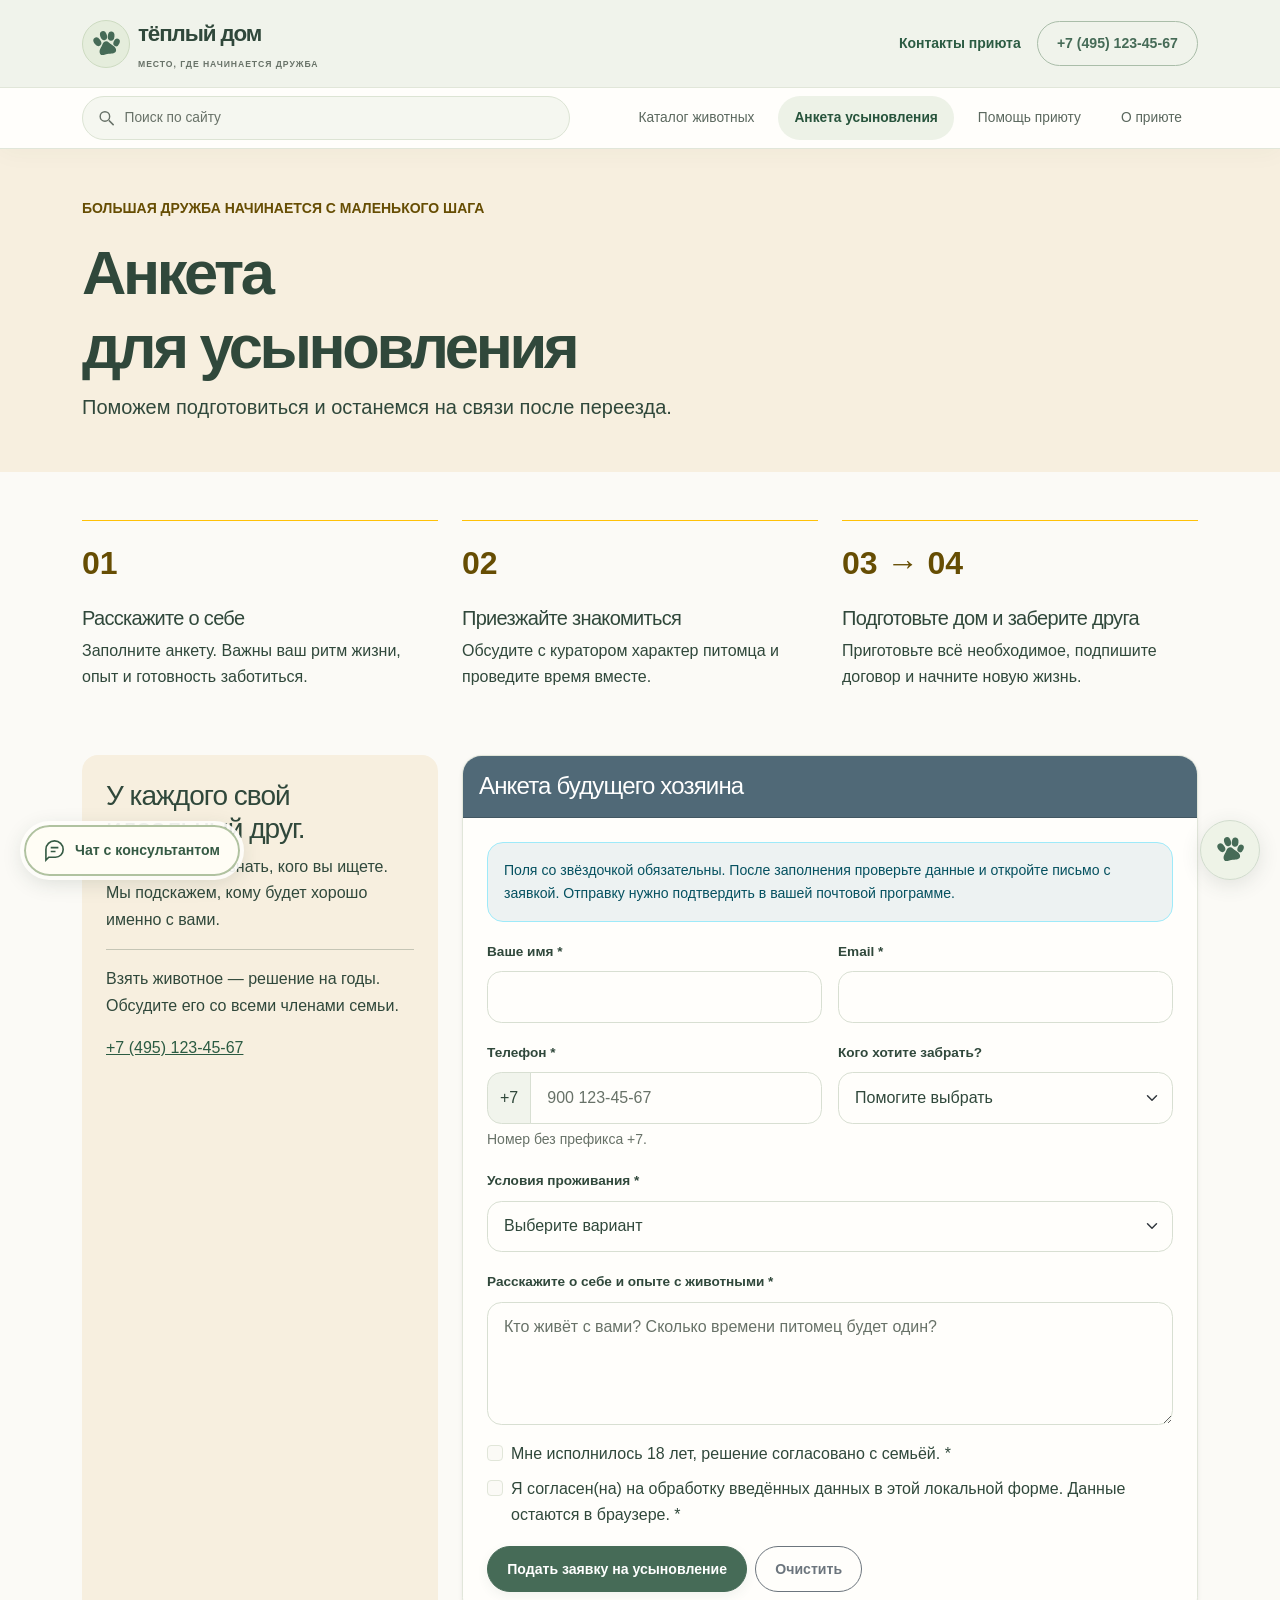
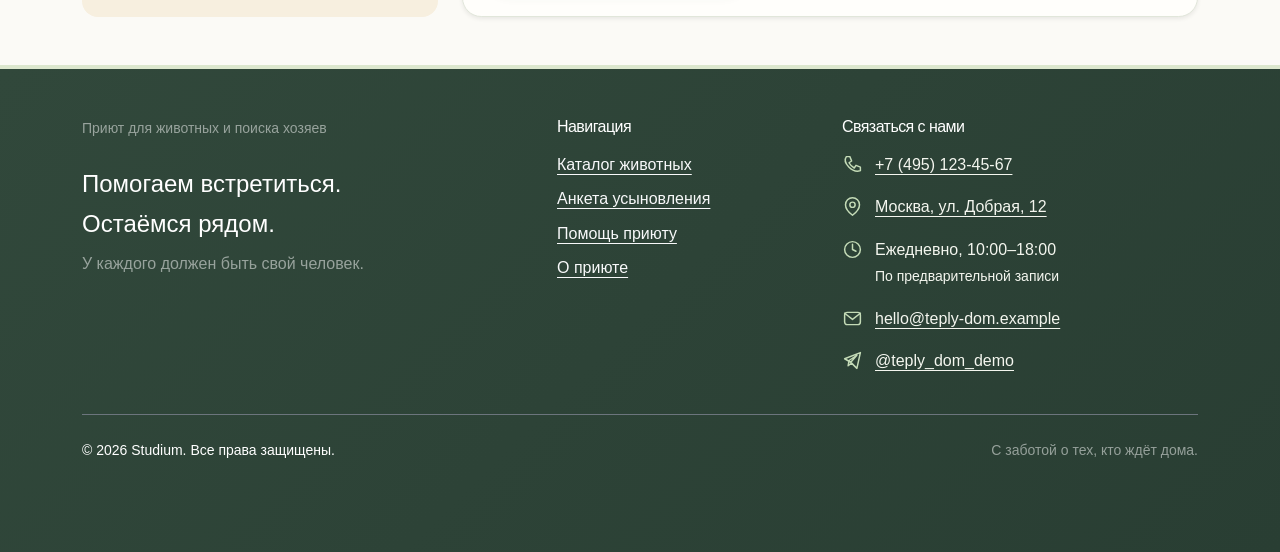
<file: order.html>
<!doctype html>
<html lang="ru"><head><meta charset="UTF-8"><meta name="viewport" content="width=device-width,initial-scale=1"><meta name="description" content="Как забрать домой — каталог животных, усыновление и помощь приюту Тёплый дом."><title>Анкета усыновления — Тёплый дом</title><link rel="icon" href="images/logo.svg" type="image/svg+xml"><link href="https://cdn.jsdelivr.net/npm/bootstrap@5.3.8/dist/css/bootstrap.min.css" rel="stylesheet" onerror="this.onerror=null;this.href='vendor/bootstrap.min.css'"><link rel="stylesheet" href="css/custom.css"></head><body class="d-flex flex-column min-vh-100 bg-body-tertiary"><a class="visually-hidden-focusable position-absolute p-3 bg-white text-dark z-3" href="#main">Перейти к содержимому</a>
<header class="site-header sticky-top" id="page-top" tabindex="-1"><div class="header-brandbar bg-white py-3 border-bottom"><div class="container d-flex align-items-center justify-content-between gap-3"><a class="navbar-brand d-inline-flex align-items-center gap-2" href="index.html"><span class="brand-paw" aria-hidden="true"><svg viewBox="0 0 48 48" width="32" height="32" fill="currentColor" aria-hidden="true" focusable="false"><ellipse cx="12" cy="18" rx="5" ry="7" transform="rotate(-25 12 18)"/><ellipse cx="23" cy="11" rx="5" ry="7" transform="rotate(-8 23 11)"/><ellipse cx="34" cy="14" rx="5" ry="7" transform="rotate(18 34 14)"/><ellipse cx="40" cy="25" rx="4.5" ry="6" transform="rotate(35 40 25)"/><path d="M12 35c0-5 4-7 7-12 3-4 7-4 10 0 4 5 8 7 8 12 0 7-8 5-12 4-5-1-13 3-13-4Z"/></svg></span><span class="fw-bold">тёплый дом<small class="d-block text-body-secondary brand-caption">МЕСТО, ГДЕ НАЧИНАЕТСЯ ДРУЖБА</small></span></a><div class="d-none d-lg-flex align-items-center gap-3"><a class="text-decoration-none small fw-bold" href="about.html#contacts">Контакты приюта</a><a class="btn btn-outline-success d-none d-lg-inline-flex" href="tel:+74951234567">+7 (495) 123-45-67</a></div><button class="navbar-toggler d-lg-none" type="button" data-bs-toggle="collapse" data-bs-target="#mainNavbar" aria-controls="mainNavbar" aria-expanded="false" aria-label="Открыть меню"><span class="navbar-toggler-icon"></span></button></div></div><nav class="navbar navbar-expand-lg bg-white py-2 border-bottom" aria-label="Основная навигация"><div class="container"><form class="header-search" role="search" id="site-search-form"><label class="visually-hidden" for="site-query">Поиск по сайту</label><div class="header-search-field"><svg width="19" height="19" viewBox="0 0 24 24" fill="none" stroke="currentColor" stroke-width="1.8" aria-hidden="true"><circle cx="10" cy="10" r="6"/><path d="m15 15 6 6"/></svg><input class="form-control" id="site-query" type="search" maxlength="100" placeholder="Поиск по сайту" autocomplete="off" aria-controls="site-search-panel" aria-expanded="false"></div><div class="header-search-panel" id="site-search-panel" role="region" aria-label="Результаты поиска по сайту" hidden><p id="site-search-count" class="small text-body-secondary mb-2" role="status"></p><div id="site-search-results" class="d-grid gap-2"></div></div></form><div class="collapse navbar-collapse" id="mainNavbar"><ul class="navbar-nav ms-lg-auto gap-lg-3"><li class="nav-item"><a class="nav-link "  href="catalog.html">Каталог животных</a></li><li class="nav-item"><a class="nav-link active" aria-current=page href="order.html">Анкета усыновления</a></li><li class="nav-item"><a class="nav-link "  href="help.html">Помощь приюту</a></li><li class="nav-item"><a class="nav-link "  href="about.html">О приюте</a></li></ul></div></div></nav></header><main id="main" tabindex="-1"><div class="bg-warning-subtle py-5"><div class="container"><p class="small fw-bold text-uppercase text-warning-emphasis">Большая дружба начинается с маленького шага</p><h1 class="display-4 fw-bold">Анкета<br>для усыновления</h1><p class="lead mb-0">Поможем подготовиться и останемся на связи после переезда.</p></div></div><section class="container my-5"><div class="row g-4"><div class="col-12 col-md-4"><article class="border-top border-warning pt-3"><span class="fs-2 fw-bold text-warning-emphasis">01</span><h2 class="h5 mt-3">Расскажите о себе</h2><p>Заполните анкету. Важны ваш ритм жизни, опыт и готовность заботиться.</p></article></div><div class="col-12 col-md-4"><article class="border-top border-warning pt-3"><span class="fs-2 fw-bold text-warning-emphasis">02</span><h2 class="h5 mt-3">Приезжайте знакомиться</h2><p>Обсудите с куратором характер питомца и проведите время вместе.</p></article></div><div class="col-12 col-md-4"><article class="border-top border-warning pt-3"><span class="fs-2 fw-bold text-warning-emphasis">03 → 04</span><h2 class="h5 mt-3">Подготовьте дом и заберите друга</h2><p>Приготовьте всё необходимое, подпишите договор и начните новую жизнь.</p></article></div></div></section><section class="container my-5" id="application"><div class="row g-4"><div class="col-12 col-lg-4"><aside class="p-4 bg-warning-subtle rounded-4 h-100"><h2 class="h3">У каждого свой идеальный друг.</h2><p>Не обязательно знать, кого вы ищете. Мы подскажем, кому будет хорошо именно с вами.</p><hr><p>Взять животное — решение на годы. Обсудите его со всеми членами семьи.</p><a href="tel:+74951234567">+7 (495) 123-45-67</a></aside></div><div class="col-12 col-lg-8"><div class="card shadow-sm"><div class="card-header bg-primary text-white p-3"><h2 class="h4 mb-0">Анкета будущего хозяина</h2></div><div class="card-body p-4"><div class="alert alert-info" role="alert">Поля со звёздочкой обязательны. После заполнения проверьте данные и откройте письмо с заявкой. Отправку нужно подтвердить в вашей почтовой программе.</div><div class="card bg-success-subtle border-0 mb-4" id="application-pet" hidden><div class="card-body d-flex gap-3 align-items-start"><img id="application-pet-photo" class="rounded-3 application-pet-photo" src="images/pet-1.jpg" alt="Выбранный питомец"><div><p class="small text-success fw-bold mb-1">ВЫ ПОДАЁТЕ ЗАЯВКУ НА</p><h3 class="h4 mb-1" id="application-pet-name">Бруно</h3><p class="small mb-1" id="application-pet-age"></p><p class="small mb-0" id="application-pet-health"></p></div></div></div><form id="adopt-form"><div class="row g-3"><div class="col-12 col-md-6"><label for="order-name" class="form-label">Ваше имя *</label><input class="form-control" id="order-name" name="name" autocomplete="name" required maxlength="100"></div><div class="col-12 col-md-6"><label for="order-email" class="form-label">Email *</label><input class="form-control" id="order-email" name="email" type="email" autocomplete="email" required></div><div class="col-12 col-md-6"><label for="order-phone" class="form-label">Телефон *</label><div class="input-group"><span class="input-group-text" id="phone-prefix">+7</span><input class="form-control" id="order-phone" name="phone" type="tel" autocomplete="tel-national" aria-describedby="phone-prefix phone-hint" placeholder="900 123-45-67" pattern="[0-9 ()-]{10,20}" title="Введите номер без +7: от 10 до 20 символов, цифры, пробелы, скобки или дефис" required></div><div id="phone-hint" class="form-text">Номер без префикса +7.</div></div><div class="col-12 col-md-6"><label for="order-pet" class="form-label">Кого хотите забрать?</label><select class="form-select" id="order-pet" name="pet"><option value="">Помогите выбрать</option><option value="1">Бруно</option><option value="2">Луна</option><option value="3">Арчи</option><option value="4">Персик</option><option value="5">Белла</option><option value="6">Мишка</option></select></div><div class="col-12"><label for="order-home" class="form-label">Условия проживания *</label><select class="form-select" id="order-home" name="home" required><option value="">Выберите вариант</option><option>Собственная квартира</option><option>Съёмная квартира, хозяин согласен</option><option>Частный дом</option><option>Другой вариант — расскажу куратору</option></select></div><div class="col-12"><label for="order-about" class="form-label">Расскажите о себе и опыте с животными *</label><textarea class="form-control" id="order-about" name="about" minlength="10" maxlength="2000" rows="4" required placeholder="Кто живёт с вами? Сколько времени питомец будет один?"></textarea></div><div class="col-12"><div class="form-check"><input class="form-check-input" id="order-adult" type="checkbox" required><label class="form-check-label" for="order-adult">Мне исполнилось 18 лет, решение согласовано с семьёй. *</label></div><div class="form-check mt-2"><input class="form-check-input" id="order-agree" type="checkbox" required><label class="form-check-label" for="order-agree">Я согласен(на) на обработку введённых данных в этой локальной форме. Данные остаются в браузере. *</label></div></div><div class="col-12 d-flex flex-wrap gap-2"><button class="btn btn-primary" type="submit">Подать заявку на усыновление</button><button class="btn btn-outline-secondary" type="reset">Очистить</button></div></div><div class="alert alert-info mt-4 mb-0" id="adopt-result" role="status" hidden></div><div class="d-flex flex-wrap gap-2 mt-3" id="adopt-actions" hidden><a class="btn btn-primary" id="adopt-email" href="mailto:hello@teply-dom.example">Отправить заявку по почте</a><button class="btn btn-outline-secondary" type="button" id="adopt-download">Скачать копию анкеты</button></div></form></div></div></div></div></section></main><footer class="site-footer bg-dark text-white pt-5 pb-4 mt-auto"><div class="container"><div class="row g-4"><div class="col-12 col-md-5"><p class="small text-white-50 mb-0">Приют для животных и поиска хозяев</p><p class="fs-4 mt-4 mb-2">Помогаем встретиться.<br>Остаёмся рядом.</p><p class="text-white-50">У каждого должен быть свой человек.</p></div><div class="col-12 col-md-3"><h2 class="h6 mb-3">Навигация</h2><ul class="list-unstyled"><li class="mb-2"><a class="link-light" href="catalog.html">Каталог животных</a></li><li class="mb-2"><a class="link-light" href="order.html">Анкета усыновления</a></li><li class="mb-2"><a class="link-light" href="help.html">Помощь приюту</a></li><li class="mb-2"><a class="link-light" href="about.html">О приюте</a></li></ul></div><div class="col-12 col-md-4"><h2 class="h6 mb-3">Связаться с нами</h2><address class="mb-0 footer-contacts"><a href="tel:+74951234567"><svg class="contact-icon" viewBox="0 0 24 24" fill="none" stroke="currentColor" stroke-width="1.7" stroke-linecap="round" stroke-linejoin="round" aria-hidden="true"><path d="M5 3h4l2 5-3 2a15 15 0 0 0 6 6l2-3 5 2v4c-9 3-21-9-16-16Z"/></svg><span>+7 (495) 123-45-67</span></a><a href="about.html#contacts"><svg class="contact-icon" viewBox="0 0 24 24" fill="none" stroke="currentColor" stroke-width="1.7" stroke-linecap="round" stroke-linejoin="round" aria-hidden="true"><path d="M20 10c0 6-8 12-8 12S4 16 4 10a8 8 0 1 1 16 0Z"/><circle cx="12" cy="10" r="3"/></svg><span>Москва, ул. Добрая, 12</span></a><p><svg class="contact-icon" viewBox="0 0 24 24" fill="none" stroke="currentColor" stroke-width="1.7" stroke-linecap="round" stroke-linejoin="round" aria-hidden="true"><circle cx="12" cy="12" r="9"/><path d="M12 6v6l4 2"/></svg><span>Ежедневно, 10:00–18:00<br><small>По предварительной записи</small></span></p><a href="mailto:hello@teply-dom.example"><svg class="contact-icon" viewBox="0 0 24 24" fill="none" stroke="currentColor" stroke-width="1.7" stroke-linecap="round" stroke-linejoin="round" aria-hidden="true"><rect x="3" y="5" width="18" height="14" rx="3"/><path d="m3 6 9 7 9-7"/></svg><span>hello@teply-dom.example</span></a><a href="https://t.me/teply_dom_demo" target="_blank" rel="noopener noreferrer"><svg class="contact-icon" viewBox="0 0 24 24" fill="none" stroke="currentColor" stroke-width="1.7" stroke-linecap="round" stroke-linejoin="round" aria-hidden="true"><path d="m3 10 18-7-4 18-6-6-4 3 1-6 9-6-7 8Z"/></svg><span>@teply_dom_demo</span></a></address></div></div><div class="border-top border-secondary mt-4 pt-4 d-flex flex-wrap align-items-center justify-content-between gap-3"><small>© 2026 Studium. Все права защищены.</small><small class="text-white-50">С заботой о тех, кто ждёт дома.</small></div></div></footer><button class="btn shadow back-top scroll-top-button" id="floating-top" type="button" data-back-top aria-label="Наверх страницы" title="Наверх страницы"><svg viewBox="0 0 48 48" width="32" height="32" fill="currentColor" aria-hidden="true" focusable="false"><ellipse cx="12" cy="18" rx="5" ry="7" transform="rotate(-25 12 18)"/><ellipse cx="23" cy="11" rx="5" ry="7" transform="rotate(-8 23 11)"/><ellipse cx="34" cy="14" rx="5" ry="7" transform="rotate(18 34 14)"/><ellipse cx="40" cy="25" rx="4.5" ry="6" transform="rotate(35 40 25)"/><path d="M12 35c0-5 4-7 7-12 3-4 7-4 10 0 4 5 8 7 8 12 0 7-8 5-12 4-5-1-13 3-13-4Z"/></svg></button><div class="modal fade" id="orderModal" tabindex="-1" aria-labelledby="orderModalLabel" aria-hidden="true"><div class="modal-dialog modal-dialog-centered modal-dialog-scrollable"><div class="modal-content"><div class="modal-header"><h2 class="modal-title fs-5" id="orderModalLabel">Знакомство с питомцем</h2><button class="btn-close" type="button" data-bs-dismiss="modal" aria-label="Закрыть"></button></div><div class="modal-body"><div class="alert alert-info small" role="alert">Укажите имя и телефон. Мы подготовим письмо куратору о знакомстве с выбранным питомцем. Данные не отправляются автоматически.</div><p>Вы выбрали: <strong id="modal-pet-label">Бруно</strong></p><form id="quick-form"><input type="hidden" name="pet" value="Бруно"><div class="mb-3"><label class="form-label" for="quick-name">Ваше имя *</label><input class="form-control" id="quick-name" name="name" autocomplete="name" required maxlength="100"></div><div class="mb-3"><label class="form-label" for="quick-phone">Телефон *</label><input class="form-control" id="quick-phone" name="phone" type="tel" autocomplete="tel" pattern="[+0-9 ()-]{7,25}" title="От 7 до 25 символов: цифры, пробелы, +, скобки или дефис" required></div><div class="form-check"><input class="form-check-input" id="quick-agree" name="agree" type="checkbox" required><label class="form-check-label small" for="quick-agree">Мне есть 18 лет, я согласен(на) на обработку данных в этой локальной форме. *</label></div></form><div id="quick-result" class="alert alert-success mt-3" role="status" hidden></div><div id="quick-actions" class="d-flex flex-wrap gap-2 mt-3" hidden><a class="btn btn-primary" id="quick-email" href="mailto:hello@teply-dom.example">Отправить заявку по почте</a><button type="button" class="btn btn-outline-secondary" id="quick-download">Скачать копию</button></div></div><div class="modal-footer"><button type="button" class="btn btn-outline-secondary" data-bs-dismiss="modal">Закрыть</button><button type="submit" form="quick-form" class="btn btn-primary">Подготовить заявку</button></div></div></div></div><script src="https://cdn.jsdelivr.net/npm/bootstrap@5.3.8/dist/js/bootstrap.bundle.min.js" onerror="this.onerror=null;this.src='vendor/bootstrap.bundle.min.js'"></script><script src="js/data.js"></script><script src="js/app.js"></script><section class="support-widget" id="chat-widget" aria-labelledby="chat-widget-title" hidden><div class="support-widget-header"><span class="support-avatar" aria-hidden="true">ТД</span><div><h2 class="h6 mb-1" id="chat-widget-title">Поддержка приюта</h2><p class="mb-0 small">Автоматический помощник</p></div><button type="button" id="chat-close" class="support-close" aria-label="Свернуть чат">×</button></div><div class="support-widget-body"><p class="chat-notice">Отвечает автоматический помощник. Для связи с сотрудником позвоните в приют.</p><div id="chat-log" role="log" aria-label="Переписка" aria-live="polite" class="chat-log"><p class="chat-bubble">Здравствуйте! Подскажу, как взять питомца, помочь приюту или записаться на визит.</p></div><div class="d-flex flex-wrap gap-2 my-3"><button type="button" class="btn btn-sm btn-outline-primary" data-chat-question="Как взять питомца?">Взять питомца</button><button type="button" class="btn btn-sm btn-outline-primary" data-chat-question="Как помочь?">Помочь</button><button type="button" class="btn btn-sm btn-outline-primary" data-chat-question="Как приехать?">Приехать</button></div><form id="chat-form"><label class="form-label" for="chat-message">Ваш вопрос</label><div class="input-group"><input class="form-control" id="chat-message" required maxlength="500" autocomplete="off"><button class="btn btn-primary" type="submit">Отправить</button></div></form><a class="d-inline-block small mt-3" href="tel:+74951234567">Позвонить сотруднику: +7 (495) 123-45-67</a></div></section><button class="btn btn-primary chat-launch" id="chat-toggle" type="button" aria-controls="chat-widget" aria-expanded="false"><svg viewBox="0 0 24 24" width="20" height="20" fill="none" stroke="currentColor" stroke-width="1.7" aria-hidden="true"><path d="M20 11a8 8 0 0 1-8 8H5l-3 3V11a9 9 0 0 1 18 0Z"/><path d="M7 9h8M7 13h5"/></svg> Чат с консультантом</button><p class="visually-hidden" id="favorite-status" role="status"></p><script src="js/search-data.js"></script><script src="js/community.js"></script><script src="js/polish.js"></script></body></html>
</file>
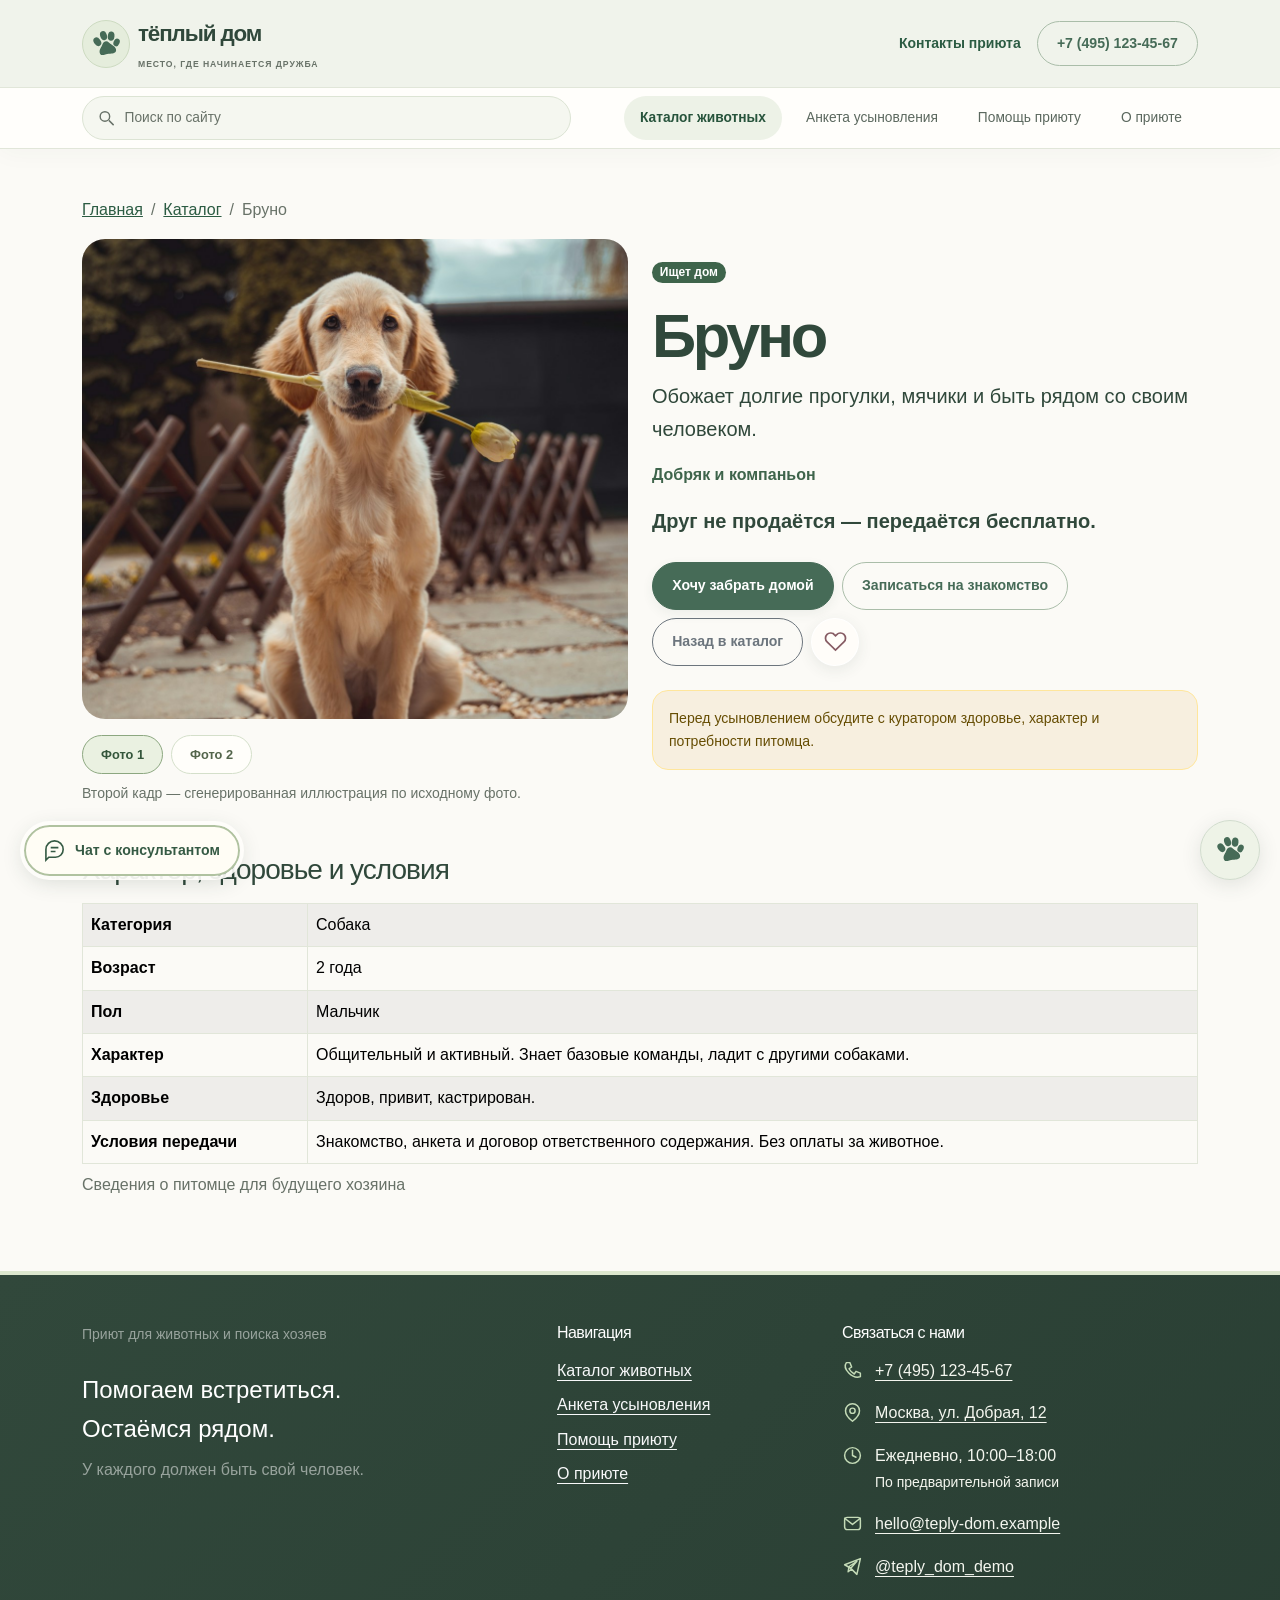
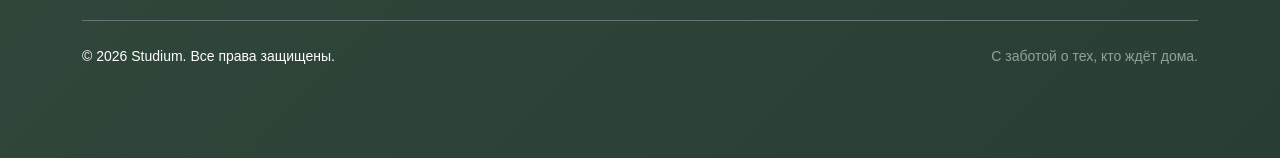
<file: product.html>
<!doctype html>
<html lang="ru"><head><meta charset="UTF-8"><meta name="viewport" content="width=device-width,initial-scale=1"><meta name="description" content="Бруно — карточка питомца — каталог животных, усыновление и помощь приюту Тёплый дом."><title>Бруно — карточка питомца — Тёплый дом</title><link rel="icon" href="images/logo.svg" type="image/svg+xml"><link href="https://cdn.jsdelivr.net/npm/bootstrap@5.3.8/dist/css/bootstrap.min.css" rel="stylesheet" onerror="this.onerror=null;this.href='vendor/bootstrap.min.css'"><link rel="stylesheet" href="css/custom.css"></head><body class="d-flex flex-column min-vh-100 bg-body-tertiary"><a class="visually-hidden-focusable position-absolute p-3 bg-white text-dark z-3" href="#main">Перейти к содержимому</a>
<header class="site-header sticky-top" id="page-top" tabindex="-1"><div class="header-brandbar bg-white py-3 border-bottom"><div class="container d-flex align-items-center justify-content-between gap-3"><a class="navbar-brand d-inline-flex align-items-center gap-2" href="index.html"><span class="brand-paw" aria-hidden="true"><svg viewBox="0 0 48 48" width="32" height="32" fill="currentColor" aria-hidden="true" focusable="false"><ellipse cx="12" cy="18" rx="5" ry="7" transform="rotate(-25 12 18)"/><ellipse cx="23" cy="11" rx="5" ry="7" transform="rotate(-8 23 11)"/><ellipse cx="34" cy="14" rx="5" ry="7" transform="rotate(18 34 14)"/><ellipse cx="40" cy="25" rx="4.5" ry="6" transform="rotate(35 40 25)"/><path d="M12 35c0-5 4-7 7-12 3-4 7-4 10 0 4 5 8 7 8 12 0 7-8 5-12 4-5-1-13 3-13-4Z"/></svg></span><span class="fw-bold">тёплый дом<small class="d-block text-body-secondary brand-caption">МЕСТО, ГДЕ НАЧИНАЕТСЯ ДРУЖБА</small></span></a><div class="d-none d-lg-flex align-items-center gap-3"><a class="text-decoration-none small fw-bold" href="about.html#contacts">Контакты приюта</a><a class="btn btn-outline-success d-none d-lg-inline-flex" href="tel:+74951234567">+7 (495) 123-45-67</a></div><button class="navbar-toggler d-lg-none" type="button" data-bs-toggle="collapse" data-bs-target="#mainNavbar" aria-controls="mainNavbar" aria-expanded="false" aria-label="Открыть меню"><span class="navbar-toggler-icon"></span></button></div></div><nav class="navbar navbar-expand-lg bg-white py-2 border-bottom" aria-label="Основная навигация"><div class="container"><form class="header-search" role="search" id="site-search-form"><label class="visually-hidden" for="site-query">Поиск по сайту</label><div class="header-search-field"><svg width="19" height="19" viewBox="0 0 24 24" fill="none" stroke="currentColor" stroke-width="1.8" aria-hidden="true"><circle cx="10" cy="10" r="6"/><path d="m15 15 6 6"/></svg><input class="form-control" id="site-query" type="search" maxlength="100" placeholder="Поиск по сайту" autocomplete="off" aria-controls="site-search-panel" aria-expanded="false"></div><div class="header-search-panel" id="site-search-panel" role="region" aria-label="Результаты поиска по сайту" hidden><p id="site-search-count" class="small text-body-secondary mb-2" role="status"></p><div id="site-search-results" class="d-grid gap-2"></div></div></form><div class="collapse navbar-collapse" id="mainNavbar"><ul class="navbar-nav ms-lg-auto gap-lg-3"><li class="nav-item"><a class="nav-link active" aria-current=page href="catalog.html">Каталог животных</a></li><li class="nav-item"><a class="nav-link "  href="order.html">Анкета усыновления</a></li><li class="nav-item"><a class="nav-link "  href="help.html">Помощь приюту</a></li><li class="nav-item"><a class="nav-link "  href="about.html">О приюте</a></li></ul></div></div></nav></header><main id="main" tabindex="-1"><section class="container my-5"><nav aria-label="Хлебные крошки"><ol class="breadcrumb"><li class="breadcrumb-item"><a href="index.html">Главная</a></li><li class="breadcrumb-item"><a href="catalog.html">Каталог</a></li><li class="breadcrumb-item active" aria-current="page" data-pet-field="name">Бруно</li></ol></nav><div id="pet-warning" class="alert alert-warning" role="alert" hidden></div><div class="row g-4 align-items-center"><div class="col-12 col-lg-6"><div class="detail-gallery"><div class="detail-photo-stage"><img id="detail-photo" class="img-fluid w-100 rounded-4 shadow-sm pet-detail-image" src="images/pet-1.jpg" alt="Собака Бруно"><img id="detail-photo-second" class="pet-detail-image detail-photo-second" src="images/pet-1-2.png" alt="" aria-hidden="true"></div><div class="gallery-controls mt-3" role="group" aria-label="Фотографии питомца"><button class="gallery-choice active" type="button" data-gallery-index="0" aria-pressed="true">Фото 1</button><button class="gallery-choice" type="button" data-gallery-index="1" aria-pressed="false">Фото 2</button></div><p class="small text-body-secondary mt-2 mb-0">Второй кадр — сгенерированная иллюстрация по исходному фото.</p></div></div><div class="col-12 col-lg-6"><span class="badge text-bg-success mb-3">Ищет дом</span><h1 class="display-4 fw-bold" data-pet-field="name">Бруно</h1><p class="lead" data-pet-field="desc">Обожает долгие прогулки, мячики и быть рядом со своим человеком.</p><p class="text-success fw-bold" data-pet-field="tag">Добряк и компаньон</p><p class="fs-5 fw-bold">Друг не продаётся — передаётся бесплатно.</p><div class="pet-actions d-flex flex-wrap gap-2 my-4"><a id="adopt-link" class="btn btn-primary" href="order.html?pet=1">Хочу забрать домой</a><button id="detail-quick" class="btn btn-outline-primary" type="button" data-bs-toggle="modal" data-bs-target="#orderModal" data-pet-id="1">Записаться на знакомство</button><a class="btn btn-outline-secondary" href="catalog.html">Назад в каталог</a></div><div class="alert alert-warning" role="alert">Перед усыновлением обсудите с куратором здоровье, характер и потребности питомца.</div></div></div><section class="mt-5"><h2 class="h3 mb-3">Характер, здоровье и условия</h2><div class="table-responsive"><table class="table table-striped table-bordered align-middle"><caption>Сведения о питомце для будущего хозяина</caption><tbody><tr><th scope="row">Категория</th><td id="detail-type">Собака</td></tr><tr><th scope="row">Возраст</th><td data-pet-field="age">2 года</td></tr><tr><th scope="row">Пол</th><td data-pet-field="sex">Мальчик</td></tr><tr><th scope="row">Характер</th><td data-pet-field="character">Общительный и активный. Знает базовые команды, ладит с другими собаками.</td></tr><tr><th scope="row">Здоровье</th><td data-pet-field="health">Здоров, привит, кастрирован.</td></tr><tr><th scope="row">Условия передачи</th><td>Знакомство, анкета и договор ответственного содержания. Без оплаты за животное.</td></tr></tbody></table></div></section></section></main><footer class="site-footer bg-dark text-white pt-5 pb-4 mt-auto"><div class="container"><div class="row g-4"><div class="col-12 col-md-5"><p class="small text-white-50 mb-0">Приют для животных и поиска хозяев</p><p class="fs-4 mt-4 mb-2">Помогаем встретиться.<br>Остаёмся рядом.</p><p class="text-white-50">У каждого должен быть свой человек.</p></div><div class="col-12 col-md-3"><h2 class="h6 mb-3">Навигация</h2><ul class="list-unstyled"><li class="mb-2"><a class="link-light" href="catalog.html">Каталог животных</a></li><li class="mb-2"><a class="link-light" href="order.html">Анкета усыновления</a></li><li class="mb-2"><a class="link-light" href="help.html">Помощь приюту</a></li><li class="mb-2"><a class="link-light" href="about.html">О приюте</a></li></ul></div><div class="col-12 col-md-4"><h2 class="h6 mb-3">Связаться с нами</h2><address class="mb-0 footer-contacts"><a href="tel:+74951234567"><svg class="contact-icon" viewBox="0 0 24 24" fill="none" stroke="currentColor" stroke-width="1.7" stroke-linecap="round" stroke-linejoin="round" aria-hidden="true"><path d="M5 3h4l2 5-3 2a15 15 0 0 0 6 6l2-3 5 2v4c-9 3-21-9-16-16Z"/></svg><span>+7 (495) 123-45-67</span></a><a href="about.html#contacts"><svg class="contact-icon" viewBox="0 0 24 24" fill="none" stroke="currentColor" stroke-width="1.7" stroke-linecap="round" stroke-linejoin="round" aria-hidden="true"><path d="M20 10c0 6-8 12-8 12S4 16 4 10a8 8 0 1 1 16 0Z"/><circle cx="12" cy="10" r="3"/></svg><span>Москва, ул. Добрая, 12</span></a><p><svg class="contact-icon" viewBox="0 0 24 24" fill="none" stroke="currentColor" stroke-width="1.7" stroke-linecap="round" stroke-linejoin="round" aria-hidden="true"><circle cx="12" cy="12" r="9"/><path d="M12 6v6l4 2"/></svg><span>Ежедневно, 10:00–18:00<br><small>По предварительной записи</small></span></p><a href="mailto:hello@teply-dom.example"><svg class="contact-icon" viewBox="0 0 24 24" fill="none" stroke="currentColor" stroke-width="1.7" stroke-linecap="round" stroke-linejoin="round" aria-hidden="true"><rect x="3" y="5" width="18" height="14" rx="3"/><path d="m3 6 9 7 9-7"/></svg><span>hello@teply-dom.example</span></a><a href="https://t.me/teply_dom_demo" target="_blank" rel="noopener noreferrer"><svg class="contact-icon" viewBox="0 0 24 24" fill="none" stroke="currentColor" stroke-width="1.7" stroke-linecap="round" stroke-linejoin="round" aria-hidden="true"><path d="m3 10 18-7-4 18-6-6-4 3 1-6 9-6-7 8Z"/></svg><span>@teply_dom_demo</span></a></address></div></div><div class="border-top border-secondary mt-4 pt-4 d-flex flex-wrap align-items-center justify-content-between gap-3"><small>© 2026 Studium. Все права защищены.</small><small class="text-white-50">С заботой о тех, кто ждёт дома.</small></div></div></footer><button class="btn shadow back-top scroll-top-button" id="floating-top" type="button" data-back-top aria-label="Наверх страницы" title="Наверх страницы"><svg viewBox="0 0 48 48" width="32" height="32" fill="currentColor" aria-hidden="true" focusable="false"><ellipse cx="12" cy="18" rx="5" ry="7" transform="rotate(-25 12 18)"/><ellipse cx="23" cy="11" rx="5" ry="7" transform="rotate(-8 23 11)"/><ellipse cx="34" cy="14" rx="5" ry="7" transform="rotate(18 34 14)"/><ellipse cx="40" cy="25" rx="4.5" ry="6" transform="rotate(35 40 25)"/><path d="M12 35c0-5 4-7 7-12 3-4 7-4 10 0 4 5 8 7 8 12 0 7-8 5-12 4-5-1-13 3-13-4Z"/></svg></button><div class="modal fade" id="orderModal" tabindex="-1" aria-labelledby="orderModalLabel" aria-hidden="true"><div class="modal-dialog modal-dialog-centered modal-dialog-scrollable"><div class="modal-content"><div class="modal-header"><h2 class="modal-title fs-5" id="orderModalLabel">Знакомство с питомцем</h2><button class="btn-close" type="button" data-bs-dismiss="modal" aria-label="Закрыть"></button></div><div class="modal-body"><div class="alert alert-info small" role="alert">Укажите имя и телефон. Мы подготовим письмо куратору о знакомстве с выбранным питомцем. Данные не отправляются автоматически.</div><p>Вы выбрали: <strong id="modal-pet-label">Бруно</strong></p><form id="quick-form"><input type="hidden" name="pet" value="Бруно"><div class="mb-3"><label class="form-label" for="quick-name">Ваше имя *</label><input class="form-control" id="quick-name" name="name" autocomplete="name" required maxlength="100"></div><div class="mb-3"><label class="form-label" for="quick-phone">Телефон *</label><input class="form-control" id="quick-phone" name="phone" type="tel" autocomplete="tel" pattern="[+0-9 ()-]{7,25}" title="От 7 до 25 символов: цифры, пробелы, +, скобки или дефис" required></div><div class="form-check"><input class="form-check-input" id="quick-agree" name="agree" type="checkbox" required><label class="form-check-label small" for="quick-agree">Мне есть 18 лет, я согласен(на) на обработку данных в этой локальной форме. *</label></div></form><div id="quick-result" class="alert alert-success mt-3" role="status" hidden></div><div id="quick-actions" class="d-flex flex-wrap gap-2 mt-3" hidden><a class="btn btn-primary" id="quick-email" href="mailto:hello@teply-dom.example">Отправить заявку по почте</a><button type="button" class="btn btn-outline-secondary" id="quick-download">Скачать копию</button></div></div><div class="modal-footer"><button type="button" class="btn btn-outline-secondary" data-bs-dismiss="modal">Закрыть</button><button type="submit" form="quick-form" class="btn btn-primary">Подготовить заявку</button></div></div></div></div><script src="https://cdn.jsdelivr.net/npm/bootstrap@5.3.8/dist/js/bootstrap.bundle.min.js" onerror="this.onerror=null;this.src='vendor/bootstrap.bundle.min.js'"></script><script src="js/data.js"></script><script src="js/app.js"></script><section class="support-widget" id="chat-widget" aria-labelledby="chat-widget-title" hidden><div class="support-widget-header"><span class="support-avatar" aria-hidden="true">ТД</span><div><h2 class="h6 mb-1" id="chat-widget-title">Поддержка приюта</h2><p class="mb-0 small">Автоматический помощник</p></div><button type="button" id="chat-close" class="support-close" aria-label="Свернуть чат">×</button></div><div class="support-widget-body"><p class="chat-notice">Отвечает автоматический помощник. Для связи с сотрудником позвоните в приют.</p><div id="chat-log" role="log" aria-label="Переписка" aria-live="polite" class="chat-log"><p class="chat-bubble">Здравствуйте! Подскажу, как взять питомца, помочь приюту или записаться на визит.</p></div><div class="d-flex flex-wrap gap-2 my-3"><button type="button" class="btn btn-sm btn-outline-primary" data-chat-question="Как взять питомца?">Взять питомца</button><button type="button" class="btn btn-sm btn-outline-primary" data-chat-question="Как помочь?">Помочь</button><button type="button" class="btn btn-sm btn-outline-primary" data-chat-question="Как приехать?">Приехать</button></div><form id="chat-form"><label class="form-label" for="chat-message">Ваш вопрос</label><div class="input-group"><input class="form-control" id="chat-message" required maxlength="500" autocomplete="off"><button class="btn btn-primary" type="submit">Отправить</button></div></form><a class="d-inline-block small mt-3" href="tel:+74951234567">Позвонить сотруднику: +7 (495) 123-45-67</a></div></section><button class="btn btn-primary chat-launch" id="chat-toggle" type="button" aria-controls="chat-widget" aria-expanded="false"><svg viewBox="0 0 24 24" width="20" height="20" fill="none" stroke="currentColor" stroke-width="1.7" aria-hidden="true"><path d="M20 11a8 8 0 0 1-8 8H5l-3 3V11a9 9 0 0 1 18 0Z"/><path d="M7 9h8M7 13h5"/></svg> Чат с консультантом</button><p class="visually-hidden" id="favorite-status" role="status"></p><script src="js/search-data.js"></script><script src="js/community.js"></script><script src="js/polish.js"></script></body></html>
</file>
<file: css/custom.css>
/* Bootstrap остаётся основой сетки, компонентов и адаптивности. */
:root { --bs-body-font-family: Arial, Helvetica, sans-serif; --bs-body-color: #34483d; --bs-body-bg: #fcfaf6; --bs-border-color: #e2e6db; --bs-primary-rgb: 80,105,119; --bs-success-rgb: 62,100,75; --bs-success-bg-subtle: #edf1e8; --bs-warning-bg-subtle: #f7efdf; --bs-info-bg-subtle: #edf2f2; --bs-link-color: #2b5b42; --bs-link-color-rgb: 43,91,66; --bs-link-hover-color: #193c29; --bs-link-hover-color-rgb: 25,60,41; --bs-border-radius: .9rem; --bs-border-radius-lg: 1.15rem; }
body { line-height: 1.65; }
h1,h2,h3 { letter-spacing: -.035em; line-height: 1.16; }
h2 { font-weight: 700; } h3 { font-weight: 650; }
.display-4 { font-size: clamp(2.65rem,4.8vw,4.65rem); letter-spacing: -.055em; }
.display-5 { font-size: clamp(2.3rem,4vw,3.65rem); }
:focus-visible { outline: 3px solid #b45309 !important; outline-offset: 4px; }
.brand-caption { font-size: .54rem; letter-spacing: .11em; margin-top: 4px; }
.navbar-brand { font-size: 1.4rem; letter-spacing: -.05em; }
.navbar .nav-link { font-size: .86rem; color: #5b685e; padding: .65rem 1rem !important; border-radius: 2rem; }
.navbar .nav-link.active { color: #27543c; background: #edf2e7; font-weight: 700; }
.navbar .nav-link:hover { color: #1c4932; background: #f2f5ed; }
.btn { font-weight: 600; border-radius: 2rem; padding: .7rem 1.2rem; font-size: .88rem; }
.btn-lg { padding: .9rem 1.5rem; font-size: .94rem; }
.btn-primary { --bs-btn-bg: #466b57; --bs-btn-border-color: #466b57; --bs-btn-hover-bg: #365541; --bs-btn-hover-border-color: #365541; --bs-btn-active-bg: #294633; --bs-btn-active-border-color: #294633; }
.btn-outline-primary,.btn-outline-success { --bs-btn-color: #466b57; --bs-btn-border-color: #aabda9; --bs-btn-hover-bg: #466b57; --bs-btn-hover-border-color: #466b57; --bs-btn-active-bg: #466b57; --bs-btn-active-border-color: #466b57; }
.hero-surface { background: #f3f4eb; }
.hero-description { font-size: 1.06rem; line-height: 1.85; }
.eyebrow { font-size: .67rem !important; letter-spacing: .13em; color: #687c57; }
.hero-image { height: 510px; object-fit: cover; border-radius: 11rem 11rem 2rem 2rem; object-position: center 53%; }
.hero-note { bottom: 20px; left: -18px; transform: rotate(-3deg); }
.hero-sticker { width: 112px; height: 112px; top: 7px; right: -9px; transform: rotate(12deg); font-size: .8rem; line-height: 1.4; border: 6px solid #f3f4eb; }
.section-space { margin-top: 72px; margin-bottom: 72px; }
.card { border-color: #e2e6db; border-radius: 1.2rem; overflow: hidden; }
.card-body { padding: 1.6rem; }
.pet-card { transition: transform .2s, box-shadow .2s; }
.pet-card:hover { transform: translateY(-3px); box-shadow: 0 14px 30px #283e3010 !important; }
.card-img-top { height: 275px; object-fit: cover; }
.card-text { color: #667366; font-size: .92rem; }
.card .badge { font-weight: 500; font-size: .65rem; padding: .55em .85em; }
.pet-detail-image { height: 480px; object-fit: cover; }
.shelter-map { width: 100%; height: 340px; border: 0; }
.form-control,.form-select { padding: .8rem 1rem; border-color: #d8dfd2; }
.form-control:focus,.form-select:focus { border-color: #87a78b; box-shadow: 0 0 0 .2rem #3b77501a; }
.form-label { font-size: .85rem; font-weight: 600; }
.input-group-text { border-color: #d8dfd2; background: #f1f4ec; }
.alert { font-size: .88rem; border-radius: 1rem; }
.accordion { --bs-accordion-border-color: #dfe4d6; --bs-accordion-active-bg: #edf2e7; --bs-accordion-active-color: #27543c; --bs-accordion-btn-focus-box-shadow: 0 0 0 .2rem #3b77501a; }
.accordion-button { font-weight: 600; padding: 1.3rem; }
.site-footer.bg-dark { background: #33483d !important; padding-bottom: 90px !important; }
.site-footer a { text-underline-offset: 4px; }
.back-top { position: fixed; bottom: 20px; right: 20px; z-index: 1020; }
.about-surface { background: #f6f3ec; }
[hidden] { display: none !important; }
@media (max-width: 991.98px) { .hero-note { left: 15px; } .hero-image { height: 460px; } .navbar-nav { padding-top: 1rem; } }
@media (max-width: 575.98px) { .hero-image { height: 370px; } .hero-sticker { right: 0; width: 95px; height: 95px; } .hero-note { left: 10px; right: 10px; bottom: 14px; transform: none; } .brand-caption { font-size: .48rem; } .pet-detail-image { height: 340px; } .back-top { bottom: 12px; right: 12px; font-size: .8rem; } .section-space { margin-top: 48px; margin-bottom: 48px; } .card-body { padding: 1.25rem; } }
@media (prefers-reduced-motion: reduce) { .pet-card { transition: none; } .pet-card:hover { transform: none; } }

@media (max-width: 575.98px) { .hero-surface .display-4 { font-size: 2.3rem; } .hero-description { font-size: 1rem; line-height: 1.7; } .hero-description br { display: none; } .hero-surface .btn-lg { font-size: .8rem; padding: .8rem 1rem; } }

html { scroll-padding-top: 155px; }
:root { --bs-secondary-color: #687268; --bs-tertiary-bg: #faf8f3; }
.site-header { box-shadow: 0 4px 22px #34483d09; }
.site-header .navbar { background-color: #fffefa !important; }
.site-header .navbar-collapse { max-height: calc(100dvh - 125px); overflow-y: auto; }
.scroll-top-button { width: 60px; height: 60px; display: inline-flex; align-items: center; justify-content: center; padding: 0; border: 1px solid #d1dccd; border-radius: 50%; background: #eef3e7; color: #466b57; box-shadow: 0 5px 20px #34483d20 !important; }
.scroll-top-button:hover,.scroll-top-button:active { background: #e0ead8; color: #294633; border-color: #b5c6ae; }
.scroll-top-button svg { transform: rotate(-12deg); }
@media (max-width: 575.98px) { html { scroll-padding-top: 150px; } .scroll-top-button { width: 54px; height: 54px; } }

.brand-paw { display: inline-flex; align-items: center; justify-content: center; width: 48px; height: 48px; flex-shrink: 0; border: 1px solid #d1dccd; border-radius: 50%; background: #eef3e7; color: #466b57; }
.brand-paw svg { transform: rotate(-12deg); }
@media (prefers-reduced-motion: no-preference) {
  main > :first-child { animation: welcome-in .45s ease-out both; }
  .btn { transition: background-color .2s, border-color .2s, color .2s, box-shadow .2s, transform .2s; }
  .brand-paw,.scroll-top-button svg { transition: transform .25s ease; }
  @media (hover: hover) and (pointer: fine) {
    .btn:hover { transform: translateY(-2px); }
    .navbar-brand:hover .brand-paw { transform: scale(1.04); }
    .scroll-top-button:hover svg { transform: translateY(-2px) rotate(-12deg); }
  }
}
@keyframes welcome-in { from { opacity: 0; transform: translateY(8px); } to { opacity: 1; transform: translateY(0); } }
@media (prefers-reduced-motion: reduce) { .btn,.brand-paw,.scroll-top-button svg { transition: none !important; } main > :first-child { animation: none; } }

.header-brandbar { background-color: #eef3f6 !important; } .header-brandbar .navbar-brand { margin: 0; } .header-brandbar .navbar-toggler { padding: .5rem; border: 1px solid #d1dccd; border-radius: .8rem; } .header-brandbar .navbar-toggler-icon { background-image: url("data:image/svg+xml,%3Csvg xmlns='http://www.w3.org/2000/svg' viewBox='0 0 30 30'%3E%3Cpath stroke='%23466b57' stroke-width='2' stroke-linecap='round' d='M4 7h22M4 15h22M4 23h22'/%3E%3C/svg%3E"); }

.pet-facts dt { font-weight: 600; margin-top: .65rem; } .pet-facts dd { color: #687268; margin-bottom: .5rem; } .application-pet-photo { width: 88px; height: 96px; object-fit: cover; flex-shrink: 0; }

.about-photo { height: 340px; object-fit: cover; }

/* Навигация, обратная связь и небольшие интерактивные детали. */
.footer-contacts { font-style: normal; }
.footer-contacts a,.footer-contacts p { display: flex; align-items: flex-start; gap: .75rem; margin: 0 0 1rem; color: #f4f6ef; overflow-wrap: anywhere; }
.contact-icon { width: 21px; height: 21px; flex: 0 0 21px; margin-top: 2px; color: #c4dbb7; }
.pet-card { position: relative; }
.favorite-button { position: absolute; top: 14px; right: 14px; width: 44px; height: 44px; display: inline-flex; align-items: center; justify-content: center; border: 1px solid #e6ded7; border-radius: 50%; background: #fffdf9; color: #865b63; box-shadow: 0 3px 12px #33483d14; }
.favorite-button.is-favorite { background: #fbe9ea; color: #a83f57; border-color: #e3a5b2; }
.favorite-button.is-favorite svg { fill: currentColor; }
.favorite-detail { position: static; flex-shrink: 0; align-self: center; }
.favorite-button:focus-visible,.search-result:focus-visible { outline: 3px solid #3b7750; outline-offset: 3px; }
.chat-launch { position: fixed; bottom: 24px; left: 24px; z-index: 1020; border-radius: 30px; box-shadow: 0 5px 20px #33483d26; }
.chat-log { max-height: 280px; overflow-y: auto; display: flex; flex-direction: column; gap: 12px; padding: 4px; }
.chat-bubble { align-self: flex-start; background: #eef3e7; border-radius: 16px 16px 16px 3px; padding: 12px 16px; margin: 0; font-size: .9rem; max-width: 94%; overflow-wrap: anywhere; }
.chat-user { align-self: flex-end; background: #f2eade; border-radius: 16px 16px 3px 16px; }
.search-result { display: flex; flex-direction: column; gap: 5px; padding: 15px; border: 1px solid #dfe4d6; border-radius: 12px; color: #33483d; text-decoration: none; }
.search-result span { font-size: .85rem; color: #687268; }
.review-card { padding: 22px; background: #fffdf9; border: 1px solid #e2e6db; border-radius: 18px; }
.review-text { white-space: pre-wrap; overflow-wrap: anywhere; }
@media (prefers-reduced-motion: no-preference) {
 .favorite-button,.search-result,.site-footer a { transition: transform .2s, background-color .2s, color .2s; }
 @media (hover: hover) { .favorite-button:hover { transform: scale(1.08); background: #fbe9ea; } .search-result:hover { background: #eef3e7; transform: translateX(3px); } .site-footer a:hover { color: #d2eac5; transform: translateX(2px); } }
}
@media (max-width: 575.98px) { .chat-launch { left: 12px; bottom: 16px; max-width: calc(100% - 90px); font-size: .78rem; padding: .7rem 1rem; } }

/* Поиск встроен в шапку; чат не перекрывает страницу затемнением. */
.header-search { position: relative; width: 460px; max-width: 520px; min-width: 200px; flex: 1 1 460px; margin: 0 24px 0 0; }
.header-search-field { position: relative; }
.header-search-field > svg { position: absolute; top: 50%; left: 15px; transform: translateY(-50%); color: #687268; pointer-events: none; }
.header-search-field .form-control { padding: .65rem 1rem .65rem 2.6rem; font-size: .86rem; border-radius: 24px; background: #fafbf7; }
.header-search-panel { position: absolute; top: calc(100% + 12px); left: 0; z-index: 1040; width: max(100%, 400px); max-width: calc(100vw - 32px); max-height: min(440px, 65dvh); overflow-y: auto; border: 1px solid #dce4d6; border-radius: 18px; padding: 16px; background: #fffefa; box-shadow: 0 12px 36px #33483d22; }
.header-search-panel .search-result { padding: 12px; }
.support-widget { position: fixed; bottom: 92px; left: 24px; z-index: 1045; width: 380px; max-width: calc(100vw - 32px); max-height: calc(100dvh - 115px); display: flex; flex-direction: column; overflow: hidden; border: 1px solid #dce4d6; border-radius: 22px; background: #fffefa; box-shadow: 0 12px 48px #243e322e; }
.support-widget-header { display: flex; align-items: center; gap: 12px; padding: 20px; color: white; background: #466b57; flex-shrink: 0; }
.support-widget-header p { color: #e2ebde; font-size: .75rem; }
.support-avatar { width: 40px; height: 40px; display: inline-flex; align-items: center; justify-content: center; border-radius: 14px; font-size: .8rem; font-weight: 700; background: #ffffff20; flex-shrink: 0; }
.support-close { margin-left: auto; border: 0; border-radius: 50%; color: white; background: #ffffff15; width: 36px; height: 36px; font-size: 26px; line-height: 1; flex-shrink: 0; }
.support-close:hover { background: #ffffff30; }
.support-close:focus-visible { outline: 3px solid #dfebce; outline-offset: 2px; }
.support-widget-body { display: flex; flex-direction: column; padding: 16px; min-height: 0; overflow-y: auto; }
.chat-notice { font-size: .73rem; line-height: 1.5; color: #687268; margin-bottom: 12px; }
.support-widget .chat-log { height: 235px; min-height: 100px; flex: 1 1 auto; }
.support-widget .chat-bubble { font-size: .82rem; }
.support-widget .form-control { font-size: .85rem; min-width: 0; }
.support-widget .input-group > .btn { padding: .65rem .85rem; font-size: .8rem; }
.support-widget .form-label { font-size: .78rem; }
.support-widget-body > a { font-size: .73rem !important; }
.chat-launch { display: inline-flex; align-items: center; gap: 8px; }
@media (min-width: 992px) { .site-header .navbar-collapse { overflow: visible; } .site-header .navbar-nav { gap: .5rem !important; } .site-header .nav-link { white-space: nowrap; } }
@media (max-width: 991.98px) { .header-search { width: 100%; max-width: none; min-width: 0; flex: 1 0 100%; margin: 3px 0; } .header-search-panel { width: 100%; max-width: 100%; } .site-header .navbar-collapse { flex-basis: 100%; } }
@media (max-width: 575.98px) { .support-widget { left: 12px; bottom: 78px; width: calc(100vw - 24px); max-width: none; max-height: calc(100dvh - 96px); border-radius: 18px; } .support-widget-header { padding: 14px 16px; } .support-widget .chat-log { height: 180px; } html { scroll-padding-top: 190px; } }
.support-widget { height: 480px; }
.support-widget-header { padding: 16px; }
.support-widget-body { flex: 1 1 auto; }
.support-widget [data-chat-question] { padding: .4rem .65rem; font-size: .72rem; }
.support-widget .chat-log { height: auto; }
@media (max-width: 575.98px) { .support-widget { height: 460px; } }

.reviews-section { background: #eff3ea; }
.review-card { box-shadow: 0 4px 20px #34483d05; }
.review-avatar { display: inline-flex; align-items: center; justify-content: center; width: 44px; height: 44px; flex-shrink: 0; border-radius: 50%; background: #edf0e1; color: #466b57; font-weight: 700; }
.review-paws,.paw-rating { display: flex; align-items: center; gap: 7px; }
.review-paws span { color: #dce2d4; }
.review-paws .filled { color: #648363; }
.paw-choice { display: inline-flex; align-items: center; justify-content: center; width: 49px; height: 49px; cursor: pointer; color: #adb6a6; background: #f5f6ef; border: 1px solid #dce2d4; border-radius: 13px; }
.paw-choice.selected { color: #466b57; background: #e7eedf; border-color: #a2b99a; }
.paw-radio:focus-visible + .paw-choice { outline: 3px solid #86613e; outline-offset: 3px; }
.paw-choice:hover { background: #e7eedf; color: #466b57; }
.catalog-tabs { display: inline-flex; gap: 6px; padding: 5px; border-radius: 28px; border: 1px solid #dae2d5; background: #f0f3ec; }
.catalog-tab { border: 0; border-radius: 24px; padding: 11px 20px; background: transparent; color: #687268; font-size: .88rem; font-weight: 600; }
.catalog-tab.active { background: #fffefa; color: #355a44; box-shadow: 0 2px 6px #33483d12; }
.catalog-tab:focus-visible { outline: 3px solid #86613e; outline-offset: 2px; }
.favorites-count { display: inline-flex; align-items: center; justify-content: center; min-width: 22px; height: 22px; margin-left: 4px; padding: 0 5px; border-radius: 50%; background: #e2eadb; color: #355a44; font-size: .72rem; }
.support-widget .input-group { flex-wrap: nowrap; }
.support-widget .input-group .form-control { width: 1%; }
@media (prefers-reduced-motion: no-preference) { .paw-choice,.catalog-tab { transition: background-color .18s, color .18s; } }
@media (max-width: 575.98px) { .catalog-tab { padding: 10px 14px; } .paw-choice { width: 44px; height: 44px; } }

/* Локальная доработка оформления: тёплые поверхности и спокойные акценты. */
:root { --bs-body-bg: #fbfaf6; --bs-body-color: #30483b; --bs-tertiary-bg: #fbfaf6; --bs-tertiary-bg-rgb: 251,250,246; --bs-border-color: #e1e6d9; }
body { background: #fbfaf6; }
.header-brandbar { background: #f0f3eb !important; }
.site-header { box-shadow: 0 3px 24px #30483b0a; }
.site-header .navbar { background: #fffefb !important; }
.brand-paw { background: #e5eddc; border-color: #cddbc1; }
.hero-surface { background: radial-gradient(ellipse at 85% 25%, #e4ebd7 0, transparent 55%), #f6f4eb; }
.about-surface { background: linear-gradient(120deg, #f6f3e9, #eef2e8); }
.hero-image { box-shadow: 0 20px 55px #30483b14; }
.hero-note { box-shadow: 0 12px 28px #30483b16 !important; }
.btn-primary { box-shadow: 0 4px 12px #36554112; }
.form-control,.form-select { background-color: #fffefb; }
.header-search-field .form-control { background: #f5f7f0; border-color: #dce4d4; }
.header-search-field:focus-within > svg { color: #426748; }
.card,.review-card { background: #fffefb; border-color: #e1e6da; }
.pet-card { box-shadow: 0 5px 20px #30483b08 !important; border-radius: 23px; }
.pet-photo-frame { overflow: hidden; background: #eaf0e3; }
.pet-photo-frame .card-img-top { display: block; width: 100%; border-radius: 0; }
.pet-card .card-body { padding: 1.6rem; }
.pet-card .card-title { font-size: 1.6rem; color: #304d38; }
.pet-facts { border-top: 1px solid #e9eddf; padding-top: 10px; }
.pet-facts dt { color: #3f5947; font-size: .76rem; }
.pet-facts dd { font-size: .8rem; line-height: 1.6; }
.favorite-button { border-color: #ffffffd9; box-shadow: 0 4px 15px #30483b18; }
.catalog-tabs { background: #edf2e7; border-color: #dce5d3; }
.catalog-tab.active { box-shadow: 0 3px 10px #30483b0d; }
.reviews-section { background: radial-gradient(ellipse at top left, #e8eedf, transparent 65%), #f0f3eb; border-top: 1px solid #e3e9da; border-bottom: 1px solid #e3e9da; }
.review-card { padding: 28px; border-radius: 23px; box-shadow: 0 6px 22px #30483b06; }
.review-text { font-size: .94rem; line-height: 1.85; color: #526452; }
.review-avatar { background: #e8edde; border: 1px solid #dce5d3; }
.review-paws { gap: 6px; }
.review-paws svg { width: 23px; height: 23px; }
.modal-content { border: 1px solid #e0e5d8; border-radius: 22px; box-shadow: 0 20px 80px #263d3026; }
.modal-header { padding: 22px 24px 18px; border-bottom-color: #edf0e6; }
.modal-body { padding: 22px 24px 24px; }
.paw-choice { border-radius: 15px; }
.support-widget { box-shadow: 0 16px 55px #243e3226; border-color: #d5dfca; }
.support-widget-header { background: linear-gradient(110deg, #3e604b, #58785a); }
.support-widget-body { background: linear-gradient(#fafcf6, #fffefa); }
.chat-bubble { border: 1px solid #e4ebdb; background: #edf3e5; }
.chat-user { background: #f4eee1; border-color: #ece1ce; }
.chat-launch { box-shadow: 0 6px 24px #30483b24; }
.site-footer.bg-dark { background: linear-gradient(135deg, #31483b, #293e33) !important; border-top: 4px solid #dce7ce; }
@media (prefers-reduced-motion: no-preference) {
 .pet-photo-frame img { transition: transform .55s ease, filter .55s ease; }
 .pet-card,.review-card { transition: transform .25s ease, box-shadow .25s ease, border-color .25s ease; }
 .navbar .nav-link { transition: background-color .2s, color .2s; }
 .header-search-field .form-control { transition: background-color .2s, border-color .2s, box-shadow .2s; }
 .header-search-panel:not([hidden]) { animation: search-appear .18s ease-out both; }
 .support-widget:not([hidden]) { animation: widget-appear .25s cubic-bezier(.2,.7,.3,1) both; transform-origin: bottom left; }
 .chat-bubble { animation: message-appear .22s ease-out both; }
 .paw-choice { transition: transform .2s, background-color .2s, border-color .2s, color .2s; }
 .paw-choice.selected svg { animation: paw-select .25s ease-out; }
 @media (hover: hover) and (pointer: fine) {
  .pet-card:hover { transform: translateY(-5px); border-color: #c5d6b9; box-shadow: 0 16px 35px #30483b13 !important; }
  .pet-card:hover .pet-photo-frame img { transform: scale(1.035); filter: saturate(1.04); }
  .review-card:hover { transform: translateY(-4px); border-color: #c5d6b9; box-shadow: 0 12px 28px #30483b0d; }
  .paw-choice:hover { transform: translateY(-2px); }
 }
}
@keyframes search-appear { from { opacity: 0; transform: translateY(-5px); } to { opacity: 1; transform: translateY(0); } }
@keyframes widget-appear { from { opacity: 0; transform: translateY(12px) scale(.97); } to { opacity: 1; transform: translateY(0) scale(1); } }
@keyframes message-appear { from { opacity: 0; transform: translateY(5px); } to { opacity: 1; transform: translateY(0); } }
@keyframes paw-select { 50% { transform: scale(1.12); } }
@media (max-width: 575.98px) { .review-card { padding: 22px; } .pet-card .card-body { padding: 1.3rem; } .modal-header { padding: 18px 20px; } .modal-body { padding: 18px 20px 22px; } }

/* Мягкий, но заметный клавиатурный фокус. */
:focus-visible { outline: 2px solid #789971 !important; outline-offset: 3px; }
.form-control:focus-visible,.form-select:focus-visible { outline: none !important; border-color: #86a37c; box-shadow: 0 0 0 4px #66835a20; }
.support-widget .input-group { border: 1px solid #cddbc5; border-radius: 26px; background: #fffefa; padding: 4px; align-items: center; gap: 4px; transition: border-color .2s, box-shadow .2s; }
.support-widget .input-group:focus-within { border-color: #88a17d; box-shadow: 0 0 0 4px #66835a1c; }
.support-widget .input-group > .form-control { border: 0; border-radius: 22px !important; box-shadow: none !important; outline: none !important; padding: .6rem .75rem; min-height: 38px; background: transparent; }
.support-widget .input-group > .btn { border-radius: 22px !important; margin: 0 !important; min-height: 38px; padding: .6rem .85rem; flex-shrink: 0; line-height: 1.2; transform: none; }
.support-widget .input-group > .btn:hover { transform: none; }
.pet-actions { align-items: center; }
.pet-actions > .btn { display: inline-flex; align-items: center; justify-content: center; min-height: 48px; padding: .75rem 1.2rem; font-size: .88rem; line-height: 1.35; text-align: center; }
.pet-actions > .favorite-button { width: 48px; height: 48px; }
.age-trigger { width: 100%; min-height: 54px; text-align: left; color: #3f5947; cursor: pointer; border-radius: 15px; box-shadow: 0 2px 6px #30483b04; }
.age-trigger[aria-expanded="true"] { border-color: #9fb793; background-color: #f4f7ef; box-shadow: 0 0 0 3px #66835a14; }
.age-menu { min-width: 260px; margin-top: 8px !important; padding: 7px; border: 1px solid #dce5d3; border-radius: 19px; background: #fffefa; box-shadow: 0 14px 36px #30483b18; }
.age-option { display: flex; align-items: center; justify-content: space-between; gap: 12px; padding: 12px 14px; border-radius: 12px; white-space: normal; color: #3f5947; }
.age-option-copy { display: flex; flex-direction: column; gap: 3px; }
.age-option strong { font-size: .85rem; font-weight: 600; }
.age-option small { font-size: .74rem; color: #6d7968; }
.age-option.active,.age-option:active { color: #35553e; background: #eaf1e2; }
.age-option:hover,.age-option:focus { background: #f0f5e9; color: #35553e; }
.age-check { color: #4c7047; opacity: 0; }
.age-option.active .age-check { opacity: 1; }
@media (prefers-reduced-motion: no-preference) { .age-menu.show { animation: age-menu-fade .16s ease-out; } }
@media (prefers-reduced-motion: reduce) { .support-widget .input-group { transition: none; } }
@media (max-width: 575.98px) { .pet-actions > .btn { flex: 1 1 100%; } .pet-actions > .favorite-button { margin-top: 3px; } }
.age-menu { max-height: min(260px, 42dvh); overflow-y: auto; }
.age-option { padding: 9px 12px; }
.age-option-copy { gap: 2px; }
.age-option strong { line-height: 1.3; }
.age-option small { line-height: 1.35; }

/* Карточка открывается целиком; её действия остаются самостоятельными. */
.pet-card { isolation: isolate; }
.pet-card-link { color: inherit; text-decoration: none; }
.pet-card-link:hover { color: #466b57; }
.pet-card-link::after { z-index: 1; border-radius: 23px; }
.pet-card .favorite-button { z-index: 3; }
.pet-card [data-bs-target="#orderModal"] { position: relative; z-index: 2; }
.pet-card:focus-within { border-color: #99b18c; box-shadow: 0 0 0 3px #68835c20 !important; }
.pet-photo-frame { position: relative; }
.pet-photo-frame .pet-photo-alternate { position: absolute; inset: 0; width: 100%; height: 100%; opacity: 0; object-position: center; transform: scale(1); pointer-events: none; }
.photo-indicators { position: absolute; bottom: 14px; left: 50%; transform: translateX(-50%); display: flex; gap: 5px; padding: 6px 8px; border-radius: 20px; background: #223c2e38; pointer-events: none; }
.photo-indicators > span { width: 5px; height: 5px; border-radius: 50%; background: #ffffff80; }
.photo-indicators > span:first-child { width: 14px; border-radius: 5px; background: #fff; }
@media (prefers-reduced-motion: no-preference) {
 .pet-card-link { transition: color .2s; }
 .pet-card [data-bs-target="#orderModal"] { transition: background-color .2s, color .2s, transform .2s; }
 @media (hover: hover) and (pointer: fine) {
  .pet-card:hover .pet-photo-alternate { animation: pet-photo-change 5s ease-in-out infinite; }
  .pet-card:hover .photo-indicators > span:last-child { animation: photo-dot 5s ease-in-out infinite; }
  .pet-card:hover .photo-indicators > span:first-child { animation: photo-dot-first 5s ease-in-out infinite; }
  .pet-detail-image:hover { transform: scale(1.015); box-shadow: 0 16px 32px #30483b1a !important; }
 }
 .pet-detail-image { transition: transform .4s, box-shadow .4s; }
 .catalog-tab:active,.paw-choice:active { transform: scale(.97); }
 .favorites-count { transition: background-color .2s; }
 .support-close { transition: background-color .2s, transform .2s; }
 .support-close:hover { transform: rotate(8deg); }
}
@keyframes pet-photo-change {
  0%,12% { opacity: 0; transform: scale(1.025); }
  32% { opacity: 1; transform: scale(1.02); }
  65% { opacity: 1; transform: scale(1); }
  88%,100% { opacity: 0; transform: scale(1); }
}
@keyframes photo-dot { 0%,12%,88%,100% { background: #ffffff80; width: 5px; } 32%,65% { background: #fff; width: 14px; border-radius: 5px; } }
@keyframes photo-dot-first { 0%,12%,88%,100% { background: #fff; width: 14px; } 32%,65% { background: #ffffff80; width: 5px; } }
@media (hover: none), (prefers-reduced-motion: reduce) { .photo-indicators { display: none; } }

/* Popper сохраняет transform для позиционирования меню; анимируется только прозрачность. */
@keyframes age-menu-fade { from { opacity: 0; } to { opacity: 1; } }

.detail-photo-stage { position: relative; overflow: hidden; border-radius: 23px; background: #edf2e6; }
.detail-photo-stage #detail-photo { display: block; border-radius: 0 !important; }
.detail-photo-stage .detail-photo-second { position: absolute; inset: 0; display: block; width: 100%; height: 100%; object-fit: cover; opacity: 0; pointer-events: none; }
.detail-photo-stage.show-second .detail-photo-second { opacity: 1; }
.gallery-controls { display: flex; gap: 8px; }
.gallery-choice { border: 1px solid #d4dfca; border-radius: 22px; padding: 8px 18px; font-size: .8rem; font-weight: 600; color: #53654b; background: #fffefa; }
.gallery-choice.active { color: #34563b; background: #eaf1e1; border-color: #8ca780; }
@media (prefers-reduced-motion: no-preference) { .detail-photo-second { transition: opacity .4s ease; } .gallery-choice { transition: background-color .2s, border-color .2s; } }
/* Смена снимков работает и во встроенном браузере с эмуляцией наведения. */
@media (prefers-reduced-motion: no-preference) {
 .pet-card:hover .pet-photo-alternate { animation: pet-photo-change 5s ease-in-out infinite; }
 .pet-card:hover .photo-indicators > span:last-child { animation: photo-dot 5s ease-in-out infinite; }
 .pet-card:hover .photo-indicators > span:first-child { animation: photo-dot-first 5s ease-in-out infinite; }
}

/* Отзывы рядом с историей приюта, больше воздуха и спокойных деталей. */
.about-intro { padding-top: 16px; padding-bottom: 12px; }
.about-intro .eyebrow { display: inline-flex; padding: 7px 12px; background: #edf2e5; border: 1px solid #dce6d1; border-radius: 24px; }
.about-intro .lead { color: #4c6351; }
.about-story-card { border-radius: 28px; box-shadow: 0 12px 40px #30483b10 !important; }
.about-story-card .about-photo { height: 355px; object-position: center 44%; }
.about-story-card .card-body { padding: 26px; background: #eaf0e1 !important; }
.about-reviews-link { display: inline-flex; align-items: center; gap: 8px; color: #466b57; font-size: .85rem; font-weight: 600; text-decoration: none; text-underline-offset: 4px; }
.about-reviews-link:hover { text-decoration: underline; }
.about-page .reviews-section { position: relative; padding-top: 64px !important; padding-bottom: 64px !important; background: radial-gradient(ellipse at 95% 0%, #e1e9d5 0, transparent 55%), #f0f3e9; }
.about-page .reviews-section h2 { font-size: clamp(1.85rem,3vw,2.5rem); letter-spacing: -.04em; }
.about-page .reviews-section .review-card { position: relative; padding: 28px; border: 1px solid #dce5d3; background: #fffefbe8; box-shadow: 0 5px 24px #30483b06; }
.about-page .review-card::before { content: '“' / ''; position: absolute; top: 10px; right: 21px; color: #e2ead8; font: 72px/1 Georgia, serif; pointer-events: none; }
.about-page .review-card .review-avatar { width: 46px; height: 46px; background: #eaf0e1; }
.about-page .review-text { margin-bottom: 8px; }
.shelter-feature { border-color: #e1e7d9; box-shadow: 0 4px 18px #30483b04; border-radius: 22px; }
.shelter-feature .badge { display: inline-flex; align-items: center; justify-content: center; width: 42px; height: 42px; padding: 0; color: #55734b !important; background: #edf2e5 !important; border: 1px solid #dce6d2; font-size: .8rem; font-weight: 700; }
.shelter-feature h3 { line-height: 1.35; }
.shelter-feature p { line-height: 1.8; }
.about-help-card { border: 1px solid #e8dfc8; background: linear-gradient(110deg,#f5efdf,#f9f6ed) !important; }
@media (prefers-reduced-motion: no-preference) {
 .about-story-card,.shelter-feature { transition: transform .3s ease, box-shadow .3s ease, border-color .3s; }
 .about-story-card .about-photo { transition: filter .4s ease; }
 .about-reviews-link span { transition: transform .25s; }
 .shelter-feature .badge { transition: transform .3s ease, background-color .3s; }
 .reviews-section [data-bs-target="#review-modal"]:active { transform: scale(.97); }
 @media (hover: hover) and (pointer: fine) {
  .about-story-card:hover { transform: translateY(-4px); box-shadow: 0 18px 42px #30483b16 !important; }
  .about-story-card:hover .about-photo { filter: saturate(1.07); }
  .shelter-feature:hover { transform: translateY(-5px); border-color: #c7d8bb; box-shadow: 0 12px 28px #30483b0d; }
  .shelter-feature:hover .badge { transform: rotate(-7deg) scale(1.05); background: #e3edd7 !important; }
  .about-reviews-link:hover span { transform: translate(2px,-2px); }
 }
}
@media (max-width: 575.98px) { .about-intro { padding-top: 0; } .about-story-card .about-photo { height: 290px; } .about-page .reviews-section { padding-top: 40px !important; padding-bottom: 40px !important; } .about-page .reviews-section .review-card { padding: 23px; } }

/* Поддержка визуально отделена от основных действий страницы. */
.chat-launch { left: auto; right: 20px; bottom: 92px; padding: 12px 18px; color: #355a44; background: #fffdf5; border: 2px solid #b0c2a0; outline: 4px solid #fffefbe8; box-shadow: 0 5px 22px #263e302b, 0 1px 3px #263e3014; }
.chat-launch > svg { width: 23px; height: 23px; flex-shrink: 0; }
.chat-launch:hover,.chat-launch:active,.chat-launch:focus { color: #284b35; background: #eef4e5; border-color: #7d9e70; }
.chat-launch:focus-visible { outline: 3px solid #608651 !important; outline-offset: 4px; }
.support-widget { left: auto; right: 20px; bottom: 158px; max-height: calc(100dvh - 180px); transform-origin: bottom right; }
@media (prefers-reduced-motion: no-preference) { .support-widget:not([hidden]) { transform-origin: bottom right; } }
@media (max-width: 575.98px) {
 .chat-launch { left: auto; right: 12px; bottom: 82px; max-width: calc(100vw - 24px); padding: 10px 14px; font-size: .78rem; }
 .support-widget { left: auto; right: 12px; bottom: 140px; max-height: calc(100dvh - 160px); }
}

/* Поддержка возвращена в исходный левый нижний угол. */
.chat-launch { left: 24px; right: auto; bottom: 24px; }
.support-widget { left: 24px; right: auto; bottom: 92px; max-height: calc(100dvh - 115px); transform-origin: bottom left; }
@media (prefers-reduced-motion: no-preference) { .support-widget:not([hidden]) { transform-origin: bottom left; } }
@media (max-width: 575.98px) {
 .chat-launch { left: 12px; right: auto; bottom: 16px; max-width: calc(100vw - 100px); }
 .support-widget { left: 12px; right: auto; bottom: 78px; max-height: calc(100dvh - 96px); }
}
</file>
